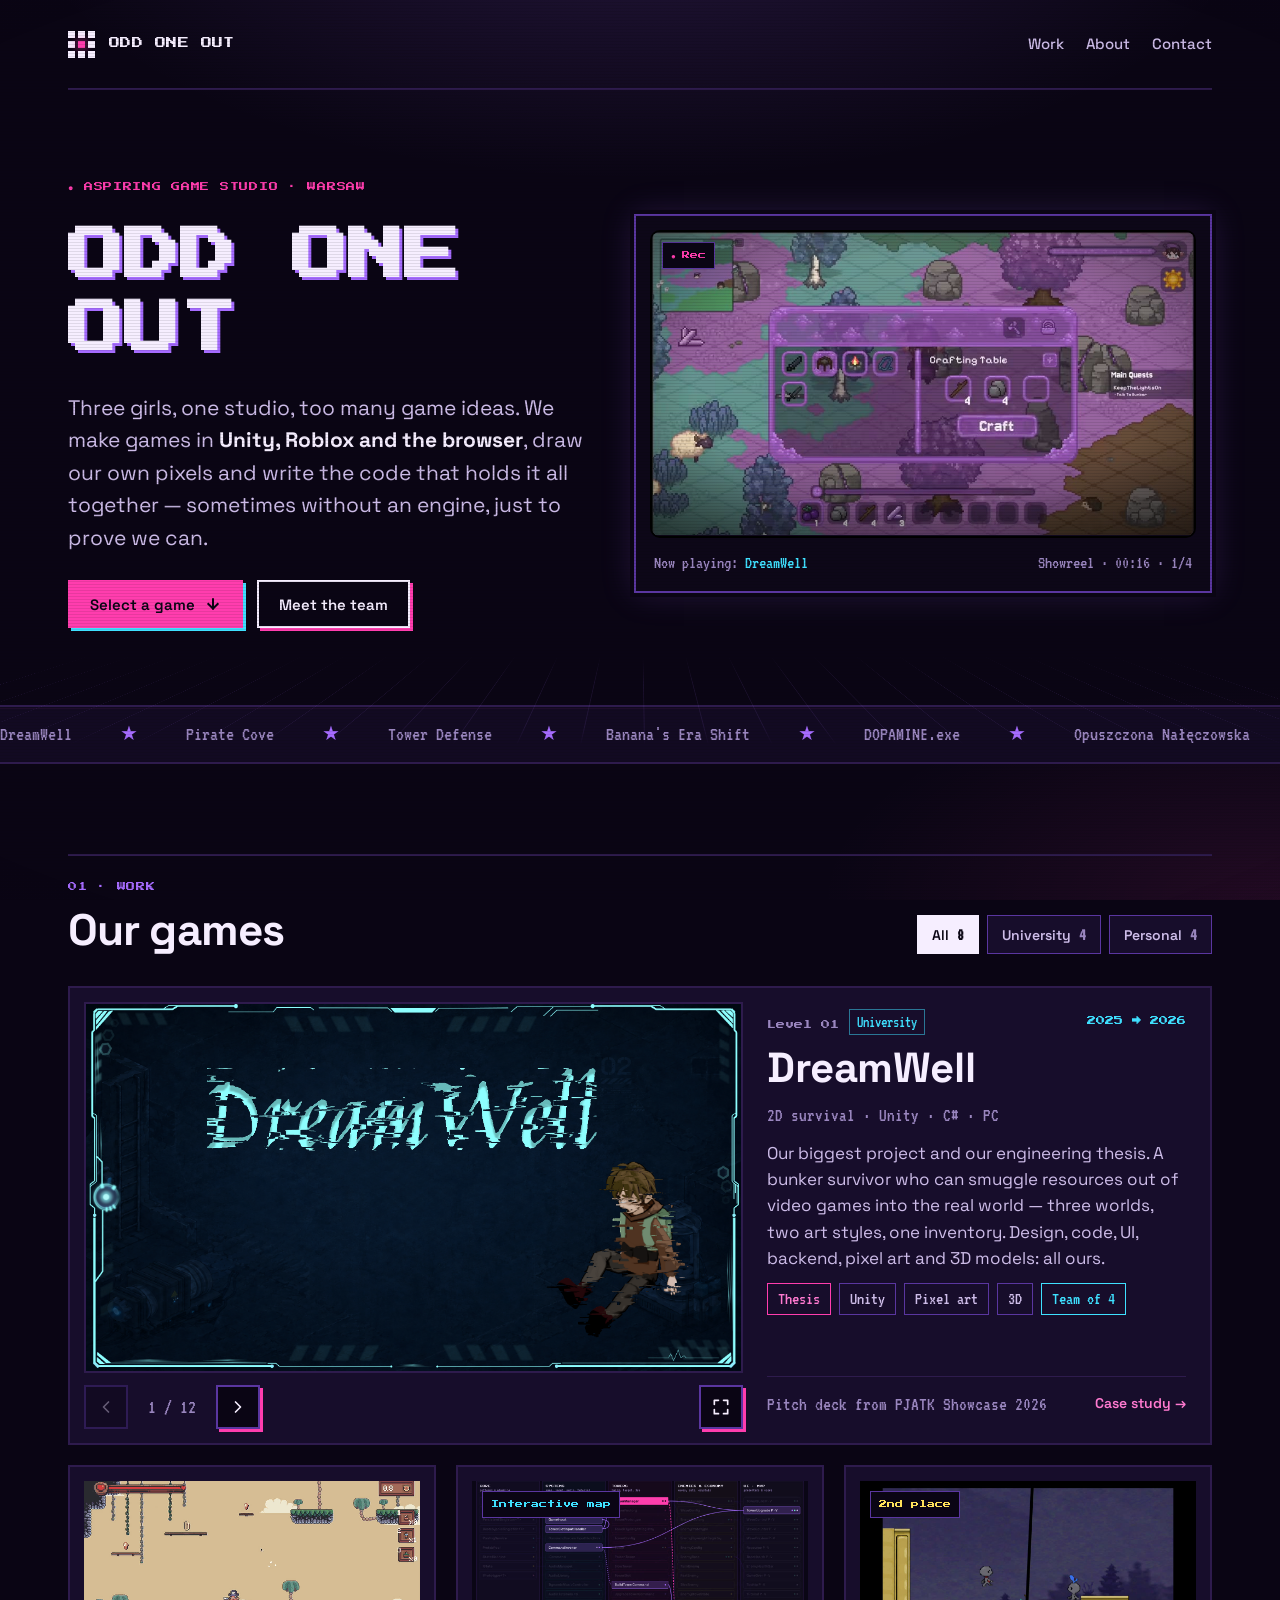
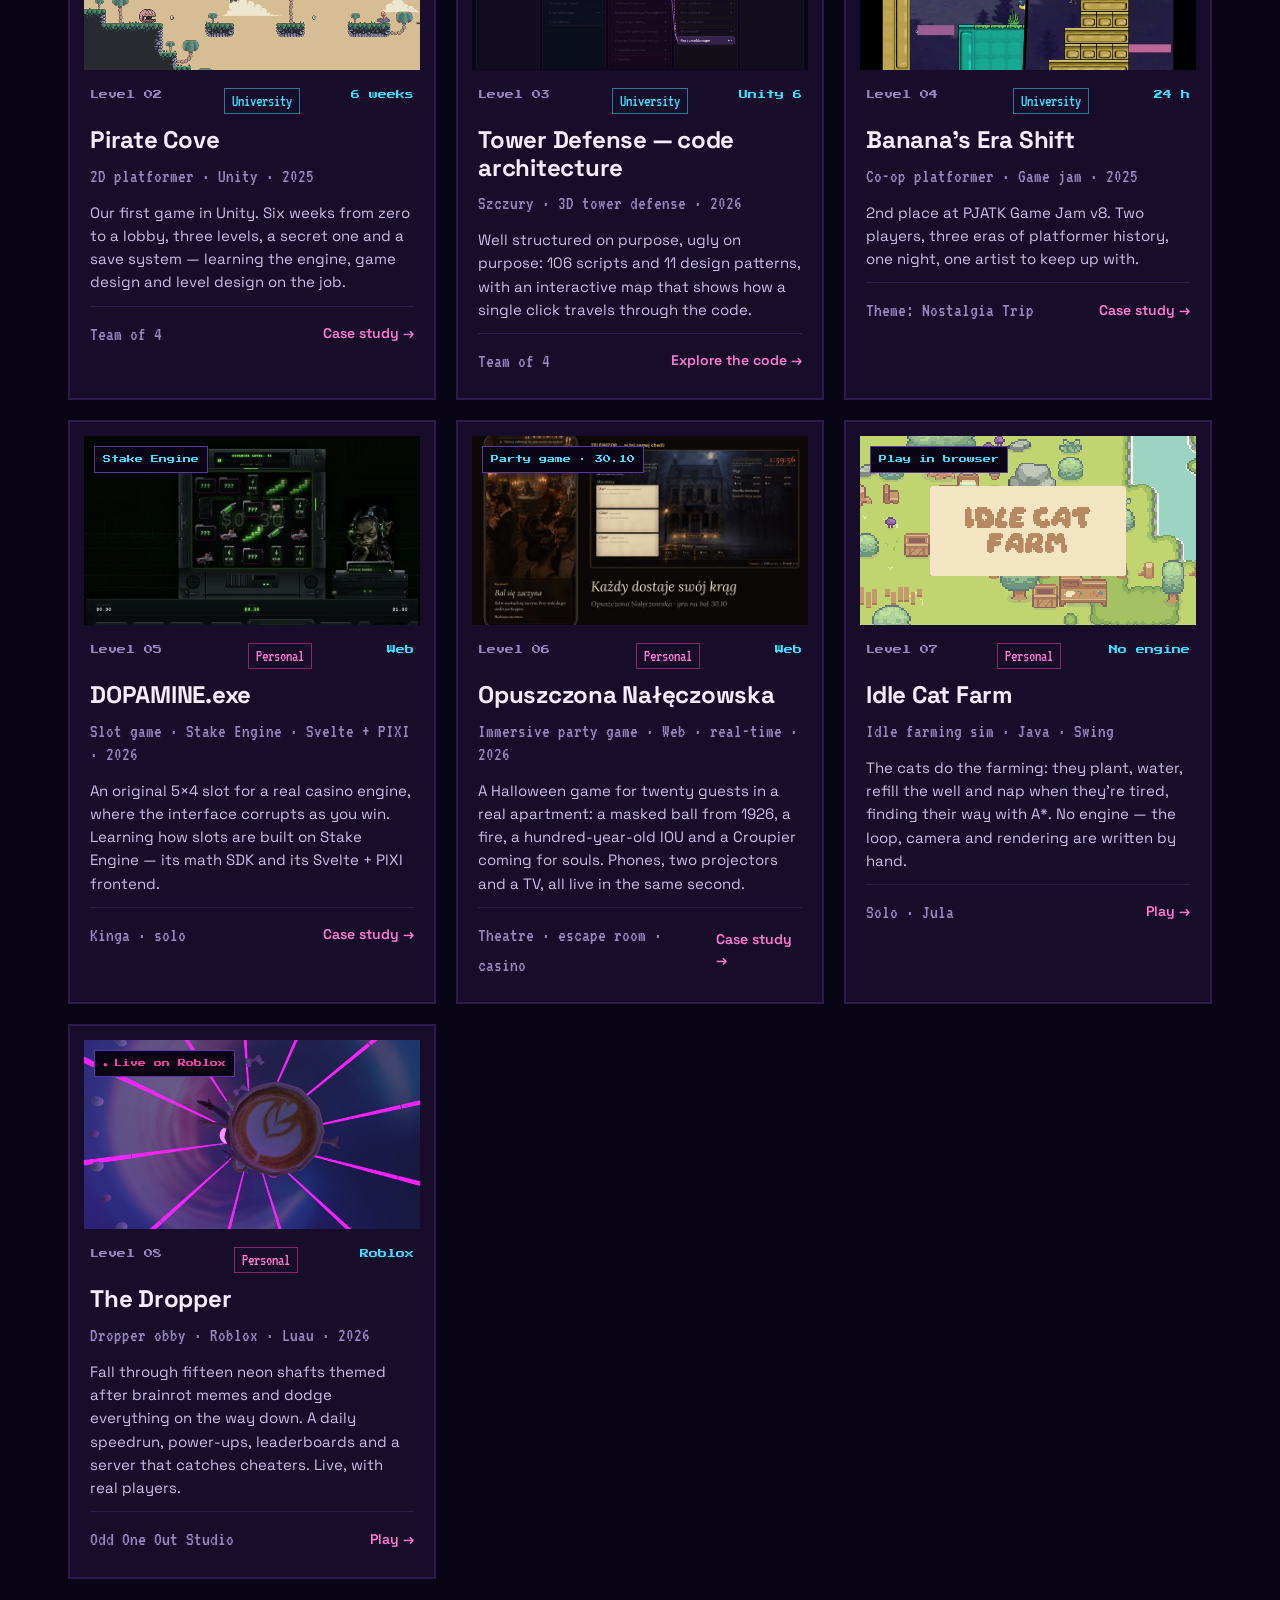
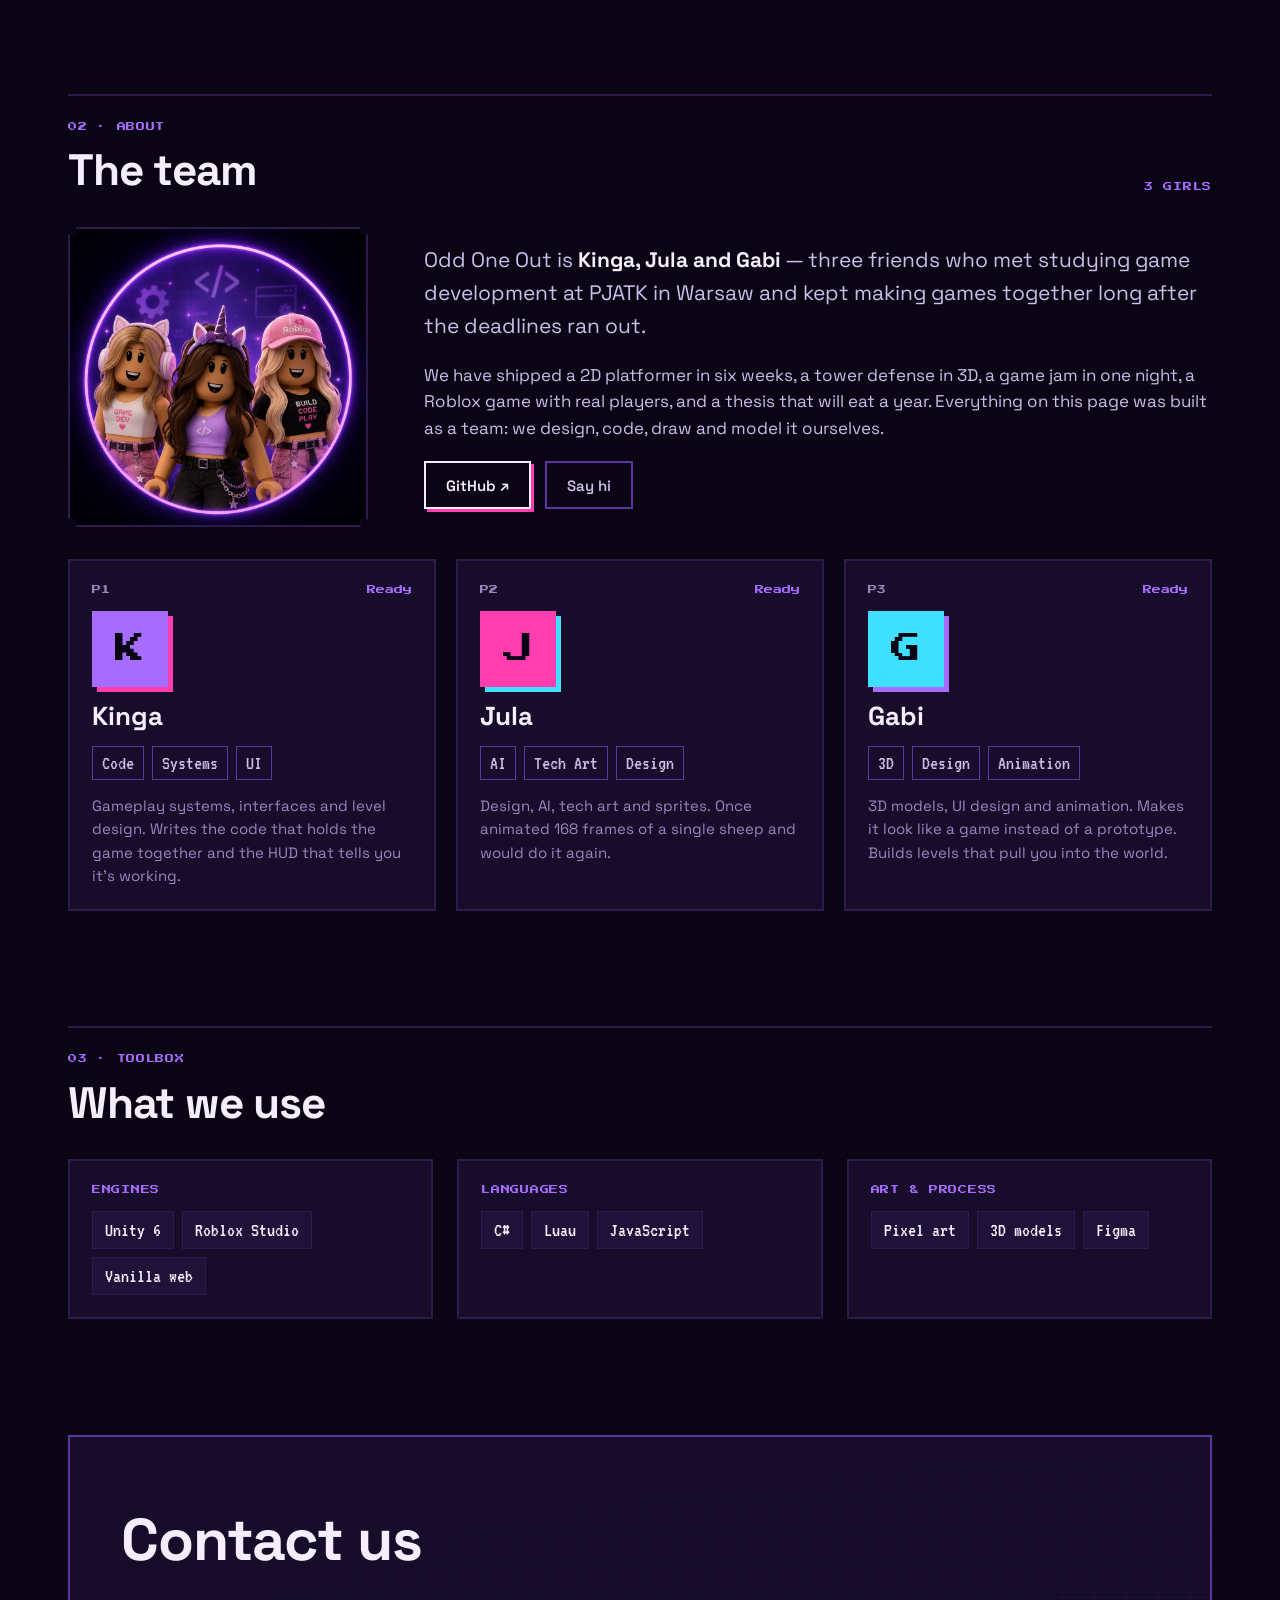
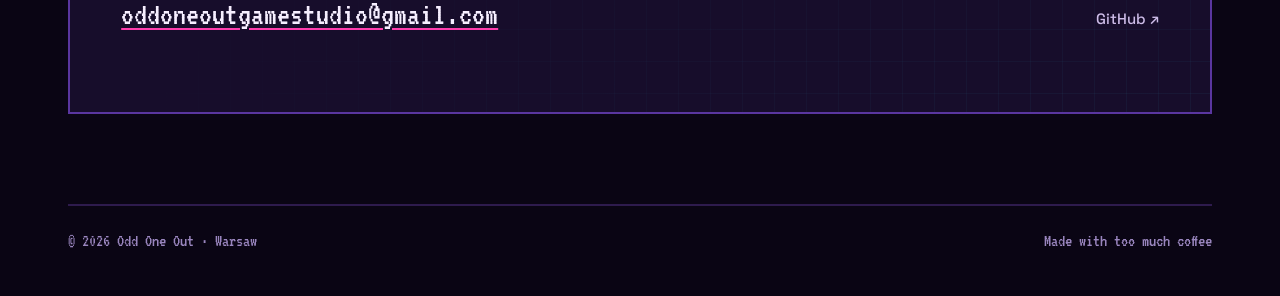
<file: index.html>
<!doctype html>
<html lang="en">
<head>
  <meta charset="utf-8">
  <meta name="viewport" content="width=device-width, initial-scale=1">
  <title>Odd One Out — Game Studio</title>
  <meta name="description" content="Odd One Out is a three-person game studio from Warsaw. DreamWell, Pirate Cove, Szczury, Banana's Era Shift and more — Unity, Roblox and browser games, all built as a team.">
  <meta name="theme-color" content="#0a0514">
  <link rel="icon" href="assets/img/favicon.svg" type="image/svg+xml">
  <link rel="preconnect" href="https://fonts.googleapis.com">
  <link rel="preconnect" href="https://fonts.gstatic.com" crossorigin>
  <link href="https://fonts.googleapis.com/css2?family=Press+Start+2P&family=Space+Grotesk:wght@400;500;700&family=VT323&display=swap" rel="stylesheet">
  <link rel="stylesheet" href="assets/css/style.css?v=30">
</head>
<body>
<a class="skip-link" href="#main">Skip to content</a>

<div class="wrap">
  <header class="site-header">
    <a class="logo" href="index.html" aria-label="Odd One Out — home">
      <span class="logo__mark" aria-hidden="true"><span></span><span></span><span></span><span></span><span></span><span></span><span></span><span></span><span></span></span>
      <span class="logo__word">ODD ONE OUT</span>
    </a>
    <nav class="nav" aria-label="Main">
      <a href="#work">Work</a>
      <a href="#about">About</a>
      <a href="#contact">Contact</a>
    </nav>
  </header>

  <main id="main">
    <section class="hero">
      <div class="hero__grid" aria-hidden="true"></div>
      <div class="hero__text">
        <p class="kicker kicker--pink">● Aspiring game studio · Warsaw</p>
        <h1 class="h-display"><span class="glitch" data-text="ODD ONE">ODD ONE</span><br><span class="glitch" data-text="OUT">OUT</span></h1>
        <p class="lead">Three girls, one studio, too many game ideas. We make games in <strong>Unity, Roblox and the browser</strong>, draw our own pixels and write the code that holds it all together — sometimes without an engine, just to prove we can.</p>
        <div class="btn-row">
          <a class="btn btn--primary" href="#work">Select a game
            <svg width="16" height="16" viewBox="0 0 24 24" fill="none" stroke="currentColor" stroke-width="3" stroke-linecap="square" aria-hidden="true"><path d="M12 5v14M5 12l7 7 7-7"/></svg>
          </a>
          <a class="btn" href="#about">Meet the team</a>
        </div>
      </div>
      <div class="hero__media">
        <div class="crt">
          <div class="media media--16x9">
            <span class="media__badge media__badge--rec">Rec</span>
            <video class="clip" id="hero-video" src="assets/video/dreamwell-reel-loop.mp4" poster="assets/img/dreamwell-reel-poster.jpg"
                   autoplay muted playsinline preload="metadata" aria-label="Gameplay clips from our games"></video>
          </div>
          <div class="crt__label"><span>Now playing: <b data-np-title>DreamWell</b></span><span data-np-meta>Showreel · 00:16 · 1/4</span></div>
          <script type="application/json" id="hero-playlist">[
            {"src": "assets/video/dreamwell-reel-loop.mp4", "poster": "assets/img/dreamwell-reel-poster.jpg", "title": "DreamWell", "meta": "Showreel · 00:16"},
            {"src": "assets/video/pirate-loop.mp4", "poster": "assets/img/pirate-6.jpg", "title": "Pirate Cove", "meta": "Gameplay · 00:16"},
            {"src": "assets/video/bananas-loop.mp4", "poster": "assets/img/bananas-85.jpg", "title": "Banana's Era Shift", "meta": "Three eras · 00:12"},
            {"src": "assets/video/dopamine-loop.mp4", "poster": "assets/img/dopamine-6.jpg", "title": "DOPAMINE.exe", "meta": "Storybook · 00:16"}
          ]</script>
        </div>
      </div>
    </section>
  </main>
</div>

<div class="ticker" aria-hidden="true">
  <div class="ticker__track">
    <span class="ticker__item"><span>DreamWell</span><i>★</i><span>Pirate Cove</span><i>★</i><span>Tower Defense</span><i>★</i><span>Banana's Era Shift</span><i>★</i><span>DOPAMINE.exe</span><i>★</i><span>Opuszczona Nałęczowska</span><i>★</i><span>Idle Cat Farm</span><i>★</i><span>The Dropper</span><i>★</i><span>Insert coin</span><i>★</i></span>
    <span class="ticker__item"><span>DreamWell</span><i>★</i><span>Pirate Cove</span><i>★</i><span>Tower Defense</span><i>★</i><span>Banana's Era Shift</span><i>★</i><span>DOPAMINE.exe</span><i>★</i><span>Opuszczona Nałęczowska</span><i>★</i><span>Idle Cat Farm</span><i>★</i><span>The Dropper</span><i>★</i><span>Insert coin</span><i>★</i></span>
  </div>
</div>

<div class="wrap">
  <main>
    <section id="work" class="section" style="padding-top: clamp(56px, 7vw, 96px)" aria-labelledby="work-title">
      <div class="section-head rv">
        <div class="section-head__titles">
          <span class="kicker">01 · Work</span>
          <h2 id="work-title" class="h-section">Our games</h2>
        </div>
        <div class="filter" role="group" aria-label="Filter projects">
          <button type="button" class="filter__btn is-active" data-filter="all" aria-pressed="true">All <span>8</span></button>
          <button type="button" class="filter__btn" data-filter="uni" aria-pressed="false">University <span>4</span></button>
          <button type="button" class="filter__btn" data-filter="personal" aria-pressed="false">Personal <span>4</span></button>
        </div>
      </div>

      <div class="lvls">
        <article class="lvl lvl--big rv" data-kind="uni">
          <div class="lvl__deck">
            <div class="deck" data-deck="assets/decks/bunker/deck.json" data-autoplay="4500" aria-label="DreamWell pitch deck"></div>
          </div>
          <a class="lvl__body lvl__body--link" href="projects/dreamwell.html">
            <div class="lvl__head">
              <span class="lvl__num">Level 01<span class="lvl__kind lvl__kind--uni">University</span></span>
              <span class="lvl__num" style="color: var(--blue)">2025 → 2026</span>
            </div>
            <h3 class="lvl__title glitch" data-text="DreamWell">DreamWell</h3>
            <p class="lvl__meta">2D survival · Unity · C# · PC</p>
            <p class="lvl__desc">Our biggest project and our engineering thesis. A bunker survivor who can smuggle resources out of video games into the real world — three worlds, two art styles, one inventory. Design, code, UI, backend, pixel art and 3D models: all ours.</p>
            <div class="tags">
              <span class="tag tag--pink">Thesis</span><span class="tag">Unity</span><span class="tag">Pixel art</span><span class="tag">3D</span><span class="tag tag--blue">Team of 4</span>
            </div>
            <div class="lvl__foot"><span class="mono muted">Pitch deck from PJATK Showcase 2026</span><span class="lvl__cta">Case study →</span></div>
          </a>
        </article>

        <a class="lvl rv rv-d1" href="projects/pirate-cove.html" data-kind="uni">
          <div class="media media--16x9 media--flat media--pixelated">
            <video class="clip" src="assets/video/pirate-loop.mp4" poster="assets/img/pirate-6.jpg"
                   autoplay muted loop playsinline preload="metadata" aria-hidden="true"></video>
          </div>
          <div class="lvl__body">
            <div class="lvl__head"><span class="lvl__num">Level 02</span><span class="lvl__kind lvl__kind--uni">University</span><span class="lvl__num" style="color: var(--blue)">6 weeks</span></div>
            <h3 class="lvl__title glitch" data-text="Pirate Cove">Pirate Cove</h3>
            <p class="lvl__meta">2D platformer · Unity · 2025</p>
            <p class="lvl__desc">Our first game in Unity. Six weeks from zero to a lobby, three levels, a secret one and a save system — learning the engine, game design and level design on the job.</p>
            <div class="lvl__foot"><span class="mono muted">Team of 4</span><span class="lvl__cta">Case study →</span></div>
          </div>
        </a>

        <a class="lvl rv rv-d2" href="projects/szczury.html" data-kind="uni">
          <div class="media media--16x9 media--flat">
            <span class="media__badge">Interactive map</span>
            <video class="clip" src="assets/video/szczury-arch-loop.mp4" poster="assets/img/szczury-arch.jpg"
                   autoplay muted loop playsinline preload="metadata" aria-hidden="true"></video>
          </div>
          <div class="lvl__body">
            <div class="lvl__head"><span class="lvl__num">Level 03</span><span class="lvl__kind lvl__kind--uni">University</span><span class="lvl__num" style="color: var(--blue)">Unity 6</span></div>
            <h3 class="lvl__title glitch" data-text="Tower Defense — code architecture">Tower Defense — code architecture</h3>
            <p class="lvl__meta">Szczury · 3D tower defense · 2026</p>
            <p class="lvl__desc">Well structured on purpose, ugly on purpose: 106 scripts and 11 design patterns, with an interactive map that shows how a single click travels through the code.</p>
            <div class="lvl__foot"><span class="mono muted">Team of 4</span><span class="lvl__cta">Explore the code →</span></div>
          </div>
        </a>

        <a class="lvl rv rv-d3" href="projects/bananas-era-shift.html" data-kind="uni">
          <div class="media media--16x9 media--flat">
            <span class="media__badge" style="color: var(--yellow)">2nd place</span>
            <video class="clip" src="assets/video/bananas-loop.mp4" poster="assets/img/bananas-85.jpg"
                   autoplay muted loop playsinline preload="metadata" aria-hidden="true"></video>
          </div>
          <div class="lvl__body">
            <div class="lvl__head"><span class="lvl__num">Level 04</span><span class="lvl__kind lvl__kind--uni">University</span><span class="lvl__num" style="color: var(--blue)">24 h</span></div>
            <h3 class="lvl__title glitch" data-text="Banana's Era Shift">Banana's Era Shift</h3>
            <p class="lvl__meta">Co-op platformer · Game jam · 2025</p>
            <p class="lvl__desc">2nd place at PJATK Game Jam v8. Two players, three eras of platformer history, one night, one artist to keep up with.</p>
            <div class="lvl__foot"><span class="mono muted">Theme: Nostalgia Trip</span><span class="lvl__cta">Case study →</span></div>
          </div>
        </a>

        <a class="lvl rv rv-d1" href="projects/dopamine.html" data-kind="personal">
          <div class="media media--16x9 media--flat">
            <span class="media__badge">Stake Engine</span>
            <video class="clip" src="assets/video/dopamine-loop.mp4" poster="assets/img/dopamine-6.jpg"
                   autoplay muted loop playsinline preload="metadata" aria-hidden="true"></video>
          </div>
          <div class="lvl__body">
            <div class="lvl__head"><span class="lvl__num">Level 05</span><span class="lvl__kind lvl__kind--personal">Personal</span><span class="lvl__num" style="color: var(--blue)">Web</span></div>
            <h3 class="lvl__title glitch" data-text="DOPAMINE.exe">DOPAMINE.exe</h3>
            <p class="lvl__meta">Slot game · Stake Engine · Svelte + PIXI · 2026</p>
            <p class="lvl__desc">An original 5×4 slot for a real casino engine, where the interface corrupts as you win. Learning how slots are built on Stake Engine — its math SDK and its Svelte + PIXI frontend.</p>
            <div class="lvl__foot"><span class="mono muted">Kinga · solo</span><span class="lvl__cta">Case study →</span></div>
          </div>
        </a>

        <a class="lvl rv rv-d2" href="projects/naleczowska.html" data-kind="personal">
          <div class="media media--16x9 media--flat">
            <span class="media__badge">Party game · 30.10</span>
            <video class="clip" src="assets/video/naleczowska-loop.mp4" poster="assets/img/naleczowska.jpg"
                   autoplay muted loop playsinline preload="metadata" aria-hidden="true"></video>
          </div>
          <div class="lvl__body">
            <div class="lvl__head"><span class="lvl__num">Level 06</span><span class="lvl__kind lvl__kind--personal">Personal</span><span class="lvl__num" style="color: var(--blue)">Web</span></div>
            <h3 class="lvl__title glitch" data-text="Opuszczona Nałęczowska">Opuszczona Nałęczowska</h3>
            <p class="lvl__meta">Immersive party game · Web · real-time · 2026</p>
            <p class="lvl__desc">A Halloween game for twenty guests in a real apartment: a masked ball from 1926, a fire, a hundred-year-old IOU and a Croupier coming for souls. Phones, two projectors and a TV, all live in the same second.</p>
            <div class="lvl__foot"><span class="mono muted">Theatre · escape room · casino</span><span class="lvl__cta">Case study →</span></div>
          </div>
        </a>

        <a class="lvl rv rv-d3" href="projects/cats.html" data-kind="personal">
          <div class="media media--16x9 media--flat media--pixelated">
            <span class="media__badge">Play in browser</span>
            <img src="assets/img/idle-cat-farm-cover.png" alt="" loading="lazy">
          </div>
          <div class="lvl__body">
            <div class="lvl__head"><span class="lvl__num">Level 07</span><span class="lvl__kind lvl__kind--personal">Personal</span><span class="lvl__num" style="color: var(--blue)">No engine</span></div>
            <h3 class="lvl__title glitch" data-text="Idle Cat Farm">Idle Cat Farm</h3>
            <p class="lvl__meta">Idle farming sim · Java · Swing</p>
            <p class="lvl__desc">The cats do the farming: they plant, water, refill the well and nap when they're tired, finding their way with A*. No engine — the loop, camera and rendering are written by hand.</p>
            <div class="lvl__foot"><span class="mono muted">Solo · Jula</span><span class="lvl__cta">Play →</span></div>
          </div>
        </a>

        <a class="lvl rv rv-d1" href="projects/the-dropper.html" data-kind="personal">
          <div class="media media--16x9 media--flat">
            <span class="media__badge media__badge--rec">Live on Roblox</span>
            <video class="clip" src="assets/video/dropper-loop.mp4" poster="assets/img/dropper-ballerina.jpg"
                   autoplay muted loop playsinline preload="metadata" aria-hidden="true"></video>
          </div>
          <div class="lvl__body">
            <div class="lvl__head"><span class="lvl__num">Level 08</span><span class="lvl__kind lvl__kind--personal">Personal</span><span class="lvl__num" style="color: var(--blue)">Roblox</span></div>
            <h3 class="lvl__title glitch" data-text="The Dropper">The Dropper</h3>
            <p class="lvl__meta">Dropper obby · Roblox · Luau · 2026</p>
            <p class="lvl__desc">Fall through fifteen neon shafts themed after brainrot memes and dodge everything on the way down. A daily speedrun, power-ups, leaderboards and a server that catches cheaters. Live, with real players.</p>
            <div class="lvl__foot"><span class="mono muted">Odd One Out Studio</span><span class="lvl__cta">Play →</span></div>
          </div>
        </a>
      </div>
    </section>

        <section id="about" class="section" aria-labelledby="about-title">
      <div class="section-head rv">
        <div class="section-head__titles">
          <span class="kicker">02 · About</span>
          <h2 id="about-title" class="h-section">The team</h2>
        </div>
        <span class="kicker">3 girls</span>
      </div>

      <div class="about">
        <div class="about__media rv">
          <div class="media media--1x1 px">
            <img src="assets/img/team-avatar.jpg" alt="Three Roblox-style avatars of the Odd One Out team in pink and purple" loading="lazy">
          </div>
        </div>
        <div class="about__text rv rv-d1">
          <p class="lead">Odd One Out is <strong>Kinga, Jula and Gabi</strong> — three friends who met studying game development at PJATK in Warsaw and kept making games together long after the deadlines ran out.</p>
          <p class="soft">We have shipped a 2D platformer in six weeks, a tower defense in 3D, a game jam in one night, a Roblox game with real players, and a thesis that will eat a year. Everything on this page was built as a team: we design, code, draw and model it ourselves.</p>
          <div class="btn-row">
            <a class="btn" href="https://github.com/OddOneOutGameStudio">GitHub ↗</a>
            <a class="btn btn--ghost" href="#contact">Say hi</a>
          </div>
        </div>
      </div>

      <div class="players">
        <article class="player rv">
          <div class="player__slot"><span>P1</span><i>Ready</i></div>
          <div class="player__glyph" aria-hidden="true">K</div>
          <h3 class="player__name">Kinga</h3>
          <div class="player__words"><span>Code</span><span>Systems</span><span>UI</span></div>
          <p class="player__bio">Gameplay systems, interfaces and level design. Writes the code that holds the game together and the HUD that tells you it's working.</p>
        </article>
        <article class="player rv rv-d1">
          <div class="player__slot"><span>P2</span><i>Ready</i></div>
          <div class="player__glyph" aria-hidden="true">J</div>
          <h3 class="player__name">Jula</h3>
          <div class="player__words"><span>AI</span><span>Tech Art</span><span>Design</span></div>
          <p class="player__bio">Design, AI, tech art and sprites. Once animated 168 frames of a single sheep and would do it again.</p>
        </article>
        <article class="player rv rv-d2">
          <div class="player__slot"><span>P3</span><i>Ready</i></div>
          <div class="player__glyph" aria-hidden="true">G</div>
          <h3 class="player__name">Gabi</h3>
          <div class="player__words"><span>3D</span><span>Design</span><span>Animation</span></div>
          <p class="player__bio">3D models, UI design and animation. Makes it look like a game instead of a prototype. Builds levels that pull you into the world.</p>
        </article>
      </div>
    </section>

    <section class="section" aria-labelledby="toolbox-title">
      <div class="section-head rv">
        <div class="section-head__titles">
          <span class="kicker">03 · Toolbox</span>
          <h2 id="toolbox-title" class="h-section">What we use</h2>
        </div>
      </div>
      <div class="grid-auto">
        <div class="card rv">
          <span class="kicker">Engines</span>
          <div class="tags"><span class="chip">Unity 6</span><span class="chip">Roblox Studio</span><span class="chip">Vanilla web</span></div>
        </div>
        <div class="card rv rv-d1">
          <span class="kicker">Languages</span>
          <div class="tags"><span class="chip">C#</span><span class="chip">Luau</span><span class="chip">JavaScript</span></div>
        </div>
        <div class="card rv rv-d2">
          <span class="kicker">Art &amp; process</span>
          <div class="tags"><span class="chip">Pixel art</span><span class="chip">3D models</span><span class="chip">Figma</span></div>
        </div>
      </div>
    </section>

    <section id="contact" class="contact rv" aria-labelledby="contact-title">
      <div class="contact__main">
        <h2 id="contact-title" class="contact__title">Contact us</h2>
        <a class="contact__email" href="mailto:oddoneoutgamestudio@gmail.com">oddoneoutgamestudio@gmail.com</a>
      </div>
      <nav class="social" aria-label="Social">
        <a href="https://github.com/OddOneOutGameStudio">GitHub ↗</a>
      </nav>
    </section>
  </main>

  <footer class="site-footer">
    <span>© <span data-year>2026</span> Odd One Out · Warsaw</span>
    <span>Made with too much coffee</span>
  </footer>
</div>

<script src="assets/js/main.js?v=30" defer></script>
<script src="assets/js/deck.js?v=30" defer></script>
</body>
</html>
</file>
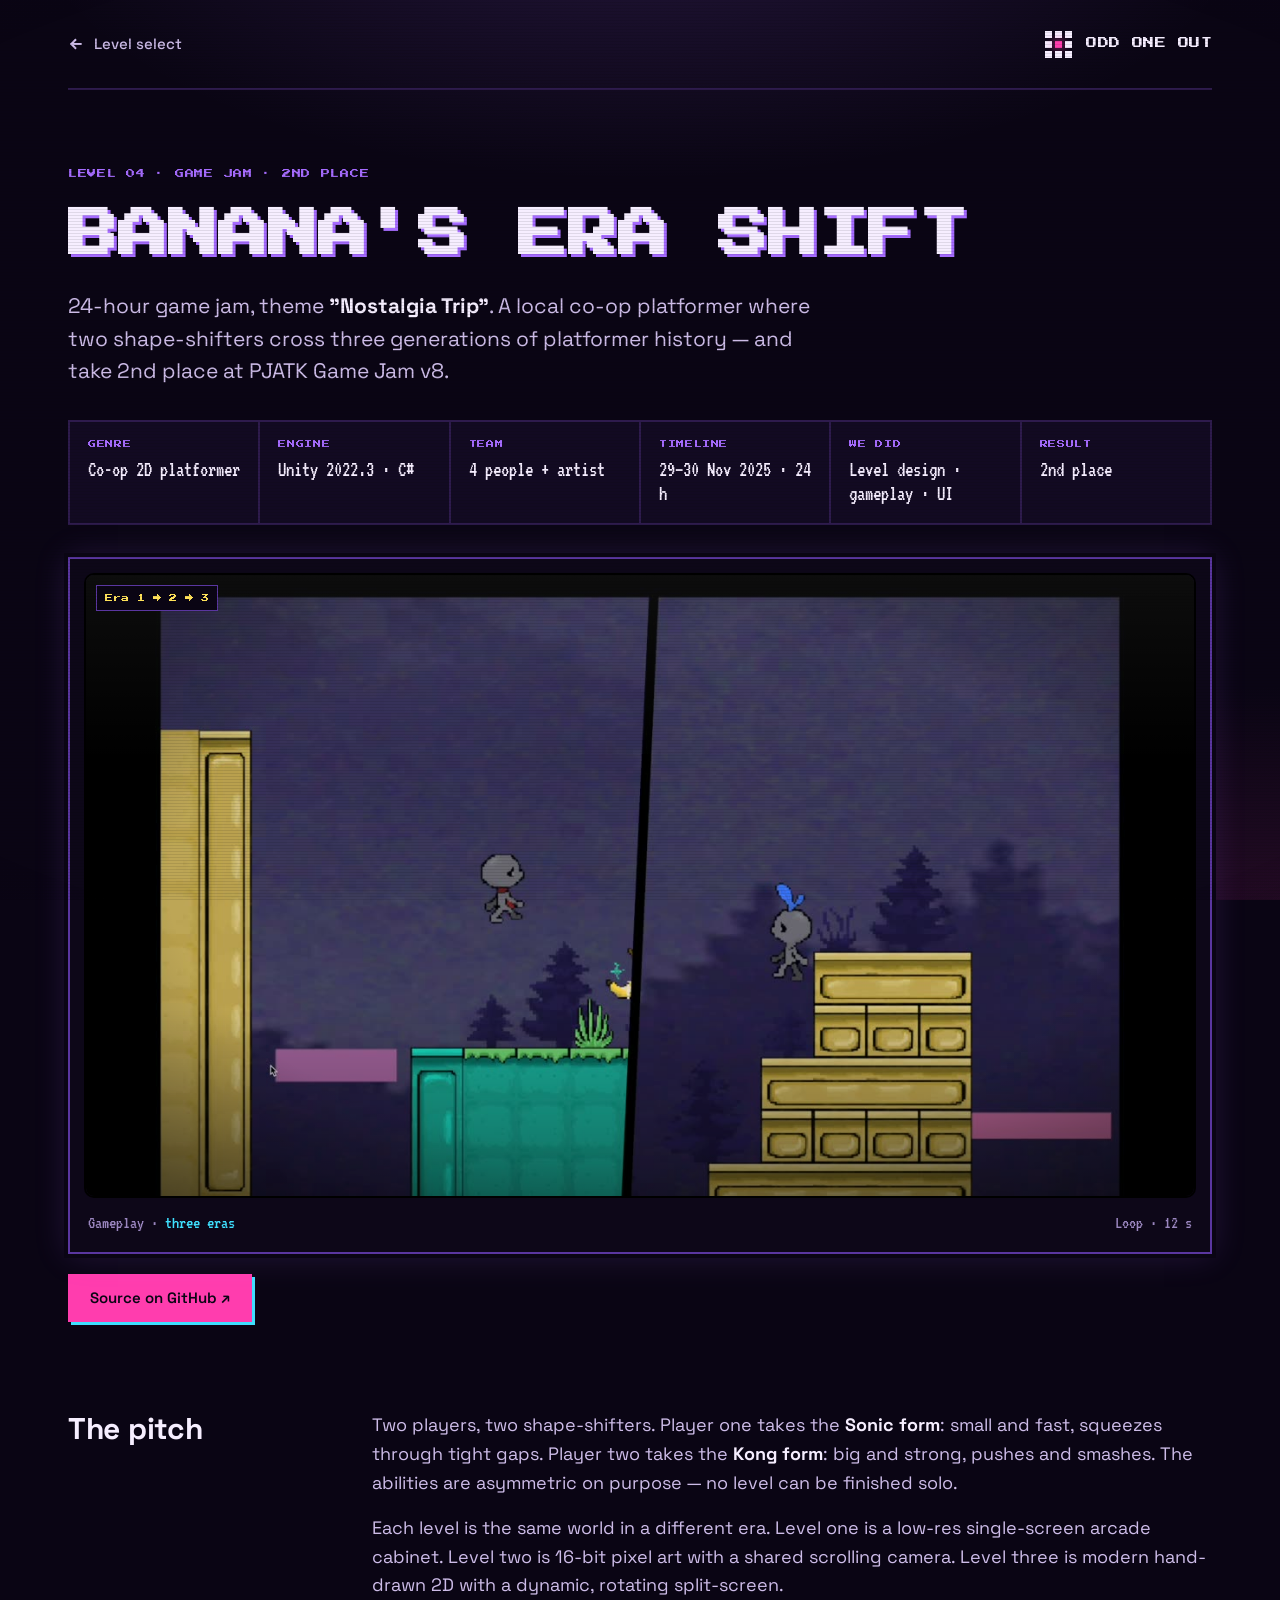
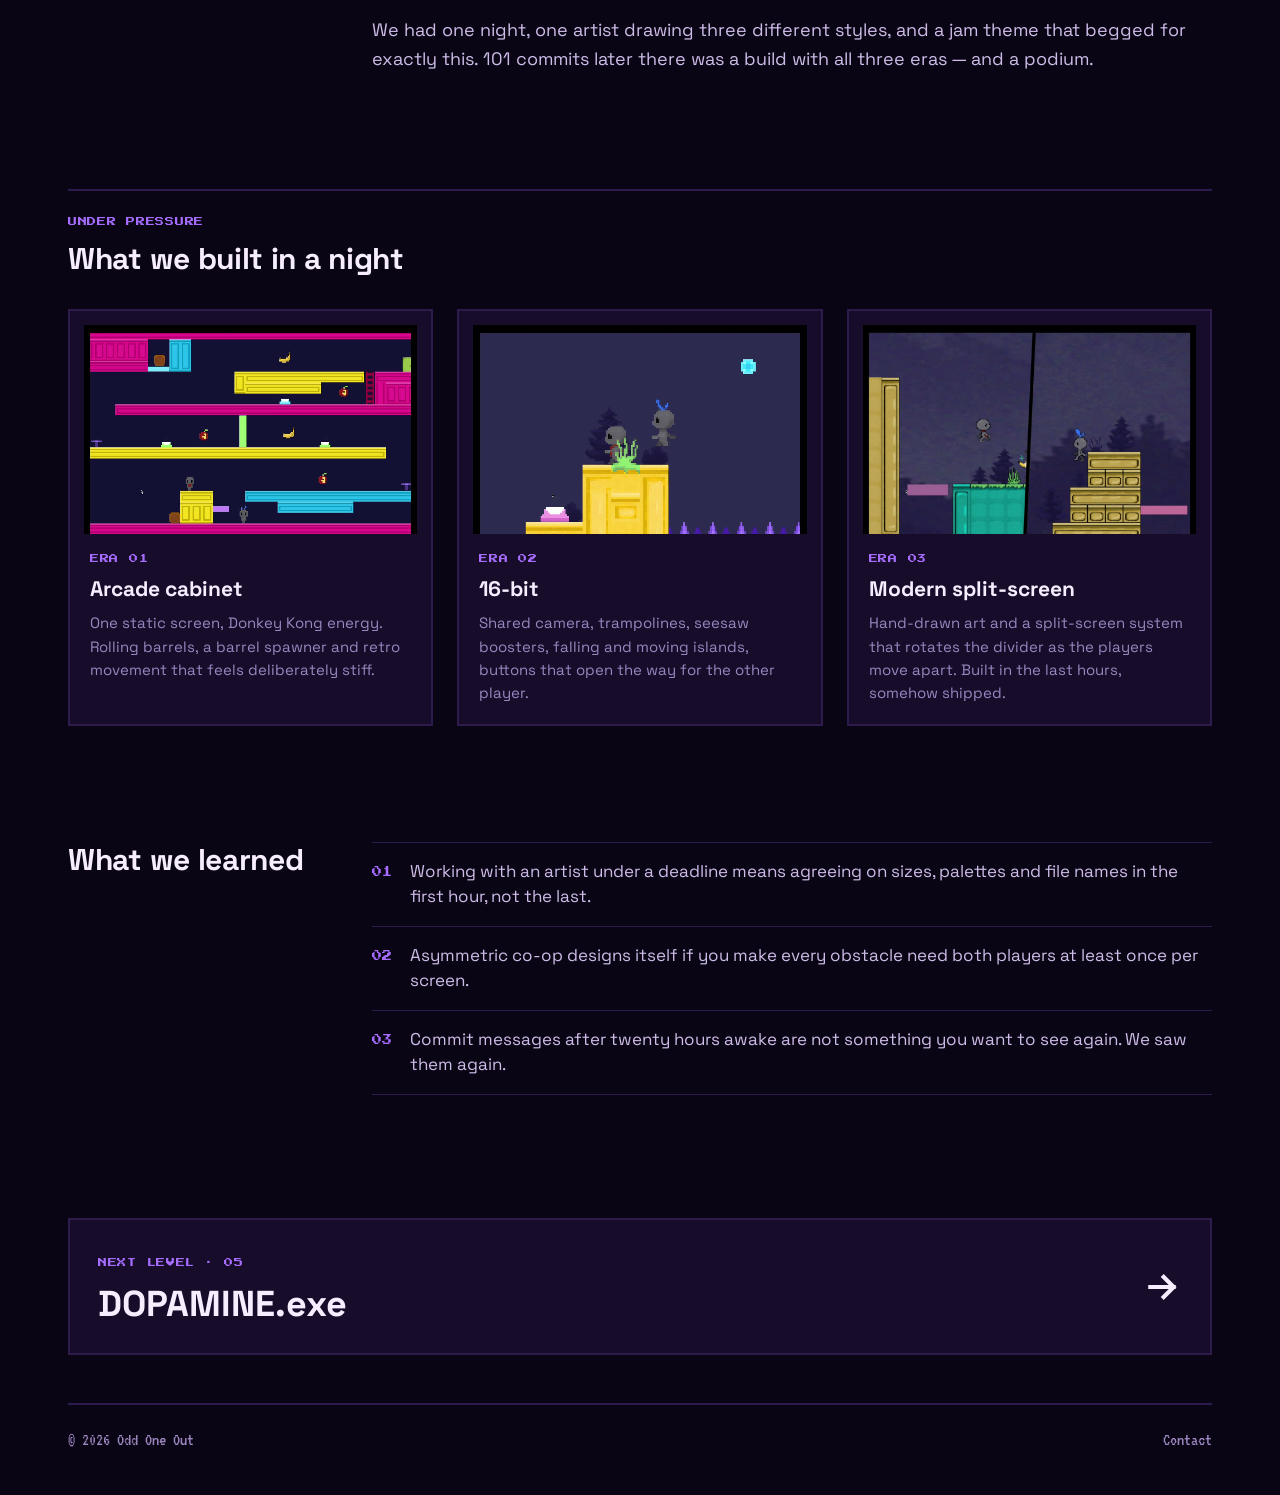
<file: projects/bananas-era-shift.html>
<!doctype html>
<html lang="en">
<head>
  <meta charset="utf-8">
  <meta name="viewport" content="width=device-width, initial-scale=1">
  <title>Banana's Era Shift — Odd One Out</title>
  <meta name="description" content="Banana's Era Shift: a local co-op platformer across three eras of platformer history, made in 24 hours. 2nd place at PJATK Game Jam v8 'Nostalgia Trip'.">
  <meta name="theme-color" content="#0a0514">
  <link rel="icon" href="../assets/img/favicon.svg" type="image/svg+xml">
  <link rel="preconnect" href="https://fonts.googleapis.com">
  <link rel="preconnect" href="https://fonts.gstatic.com" crossorigin>
  <link href="https://fonts.googleapis.com/css2?family=Press+Start+2P&family=Space+Grotesk:wght@400;500;700&family=VT323&display=swap" rel="stylesheet">
  <link rel="stylesheet" href="../assets/css/style.css?v=30">
</head>
<body>
<a class="skip-link" href="#main">Skip to content</a>

<div class="wrap">
  <header class="site-header">
    <a class="back" href="../index.html#work">
      <svg width="16" height="16" viewBox="0 0 24 24" fill="none" stroke="currentColor" stroke-width="3" stroke-linecap="square" aria-hidden="true"><path d="M19 12H5M11 18l-6-6 6-6"/></svg>
      Level select
    </a>
    <a class="logo" href="../index.html" aria-label="Odd One Out — home">
      <span class="logo__mark" aria-hidden="true"><span></span><span></span><span></span><span></span><span></span><span></span><span></span><span></span><span></span></span>
      <span class="logo__word">ODD ONE OUT</span>
    </a>
  </header>

  <main id="main">
    <section class="project-hero">
      <span class="kicker">Level 04 · Game jam · 2nd place</span>
      <h1><span class="glitch" data-text="Banana's Era Shift">Banana's Era Shift</span></h1>
      <p class="lead">24-hour game jam, theme <strong>"Nostalgia Trip"</strong>. A local co-op platformer where two shape-shifters cross three generations of platformer history — and take 2nd place at PJATK Game Jam v8.</p>
    </section>

    <dl class="hud">
      <div><dt>Genre</dt><dd>Co-op 2D platformer</dd></div>
      <div><dt>Engine</dt><dd>Unity 2022.3 · C#</dd></div>
      <div><dt>Team</dt><dd>4 people + artist</dd></div>
      <div><dt>Timeline</dt><dd>29–30 Nov 2025 · 24 h</dd></div>
      <div><dt>We did</dt><dd>Level design · gameplay · UI</dd></div>
      <div><dt>Result</dt><dd>2nd place</dd></div>
    </dl>

    <section class="trailer" aria-label="Gameplay">
      <div class="crt rv">
        <div class="media media--16x9">
          <span class="media__badge" style="color: var(--yellow)">Era 1 → 2 → 3</span>
          <video class="clip" src="../assets/video/bananas-loop.mp4" poster="../assets/img/bananas-85.jpg" autoplay muted loop playsinline preload="metadata" aria-label="Banana's Era Shift gameplay loop across three eras"></video>
        </div>
        <div class="crt__label"><span>Gameplay · <b>three eras</b></span><span>Loop · 12 s</span></div>
      </div>
      <div class="btn-row rv">
        <a class="btn btn--primary" href="https://github.com/JackKaKi/Nostalgia-Trip-Game-Jam-2025">Source on GitHub ↗</a>
      </div>
    </section>

    <section class="section split" aria-labelledby="pitch-title">
      <h2 id="pitch-title" class="h-sub rv">The pitch</h2>
      <div class="prose rv rv-d1">
        <p>Two players, two shape-shifters. Player one takes the <strong>Sonic form</strong>: small and fast, squeezes through tight gaps. Player two takes the <strong>Kong form</strong>: big and strong, pushes and smashes. The abilities are asymmetric on purpose — no level can be finished solo.</p>
        <p>Each level is the same world in a different era. Level one is a low-res single-screen arcade cabinet. Level two is 16-bit pixel art with a shared scrolling camera. Level three is modern hand-drawn 2D with a dynamic, rotating split-screen.</p>
        <p>We had one night, one artist drawing three different styles, and a jam theme that begged for exactly this. 101 commits later there was a build with all three eras — and a podium.</p>
      </div>
    </section>

    <section class="section" aria-labelledby="built-title">
      <div class="section-head rv">
        <div class="section-head__titles">
          <span class="kicker">Under pressure</span>
          <h2 id="built-title" class="h-sub">What we built in a night</h2>
        </div>
      </div>
      <div class="grid-auto">
        <article class="card system rv">
          <div class="media media--16x10 media--flat media--pixelated"><img src="../assets/img/bananas-12.jpg" alt="Era 1: a single-screen arcade level with neon platforms and rolling barrels" loading="lazy"></div>
          <div class="system__body"><span class="kicker">Era 01</span><h3>Arcade cabinet</h3><p>One static screen, Donkey Kong energy. Rolling barrels, a barrel spawner and retro movement that feels deliberately stiff.</p></div>
        </article>
        <article class="card system rv rv-d1">
          <div class="media media--16x10 media--flat media--pixelated"><img src="../assets/img/bananas-45.jpg" alt="Era 2: 16-bit pixel-art level with a shared scrolling camera" loading="lazy"></div>
          <div class="system__body"><span class="kicker">Era 02</span><h3>16-bit</h3><p>Shared camera, trampolines, seesaw boosters, falling and moving islands, buttons that open the way for the other player.</p></div>
        </article>
        <article class="card system rv rv-d2">
          <div class="media media--16x10 media--flat"><img src="../assets/img/bananas-85.jpg" alt="Era 3: hand-drawn level with a rotating diagonal split-screen" loading="lazy"></div>
          <div class="system__body"><span class="kicker">Era 03</span><h3>Modern split-screen</h3><p>Hand-drawn art and a split-screen system that rotates the divider as the players move apart. Built in the last hours, somehow shipped.</p></div>
        </article>
      </div>
    </section>

    <section class="section split" aria-labelledby="learned-title">
      <h2 id="learned-title" class="h-sub rv">What we learned</h2>
      <ol class="lessons rv rv-d1">
        <li>Working with an artist under a deadline means agreeing on sizes, palettes and file names in the first hour, not the last.</li>
        <li>Asymmetric co-op designs itself if you make every obstacle need both players at least once per screen.</li>
        <li>Commit messages after twenty hours awake are not something you want to see again. We saw them again.</li>
      </ol>
    </section>

    <a class="next rv" href="dopamine.html">
      <span><span class="kicker">Next level · 05</span><span class="next__title">DOPAMINE.exe</span></span>
      <svg width="40" height="40" viewBox="0 0 24 24" fill="none" stroke="currentColor" stroke-width="2.5" stroke-linecap="square" aria-hidden="true"><path d="M5 12h14M13 6l6 6-6 6"/></svg>
    </a>
  </main>

  <footer class="site-footer">
    <span>© <span data-year>2026</span> Odd One Out</span>
    <a href="../index.html#contact">Contact</a>
  </footer>
</div>

<script src="../assets/js/main.js?v=30" defer></script>
</body>
</html>
</file>
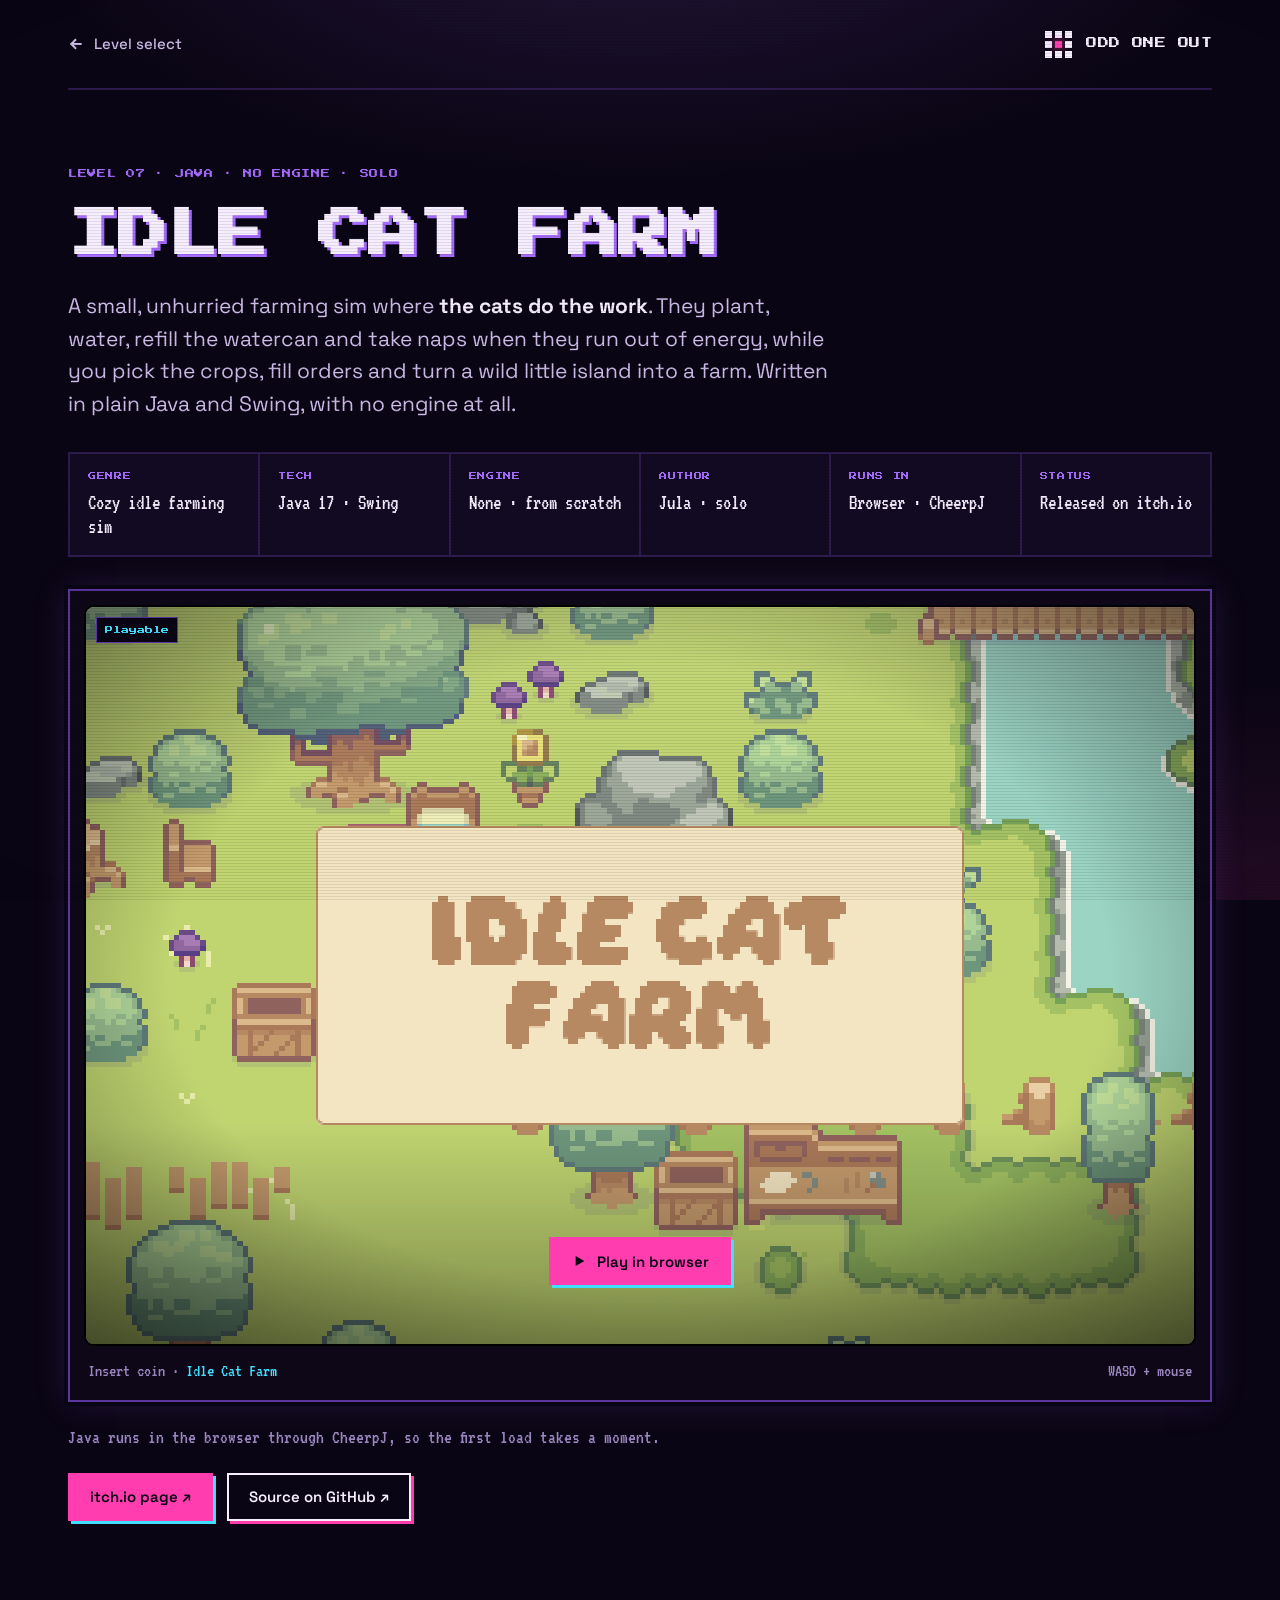
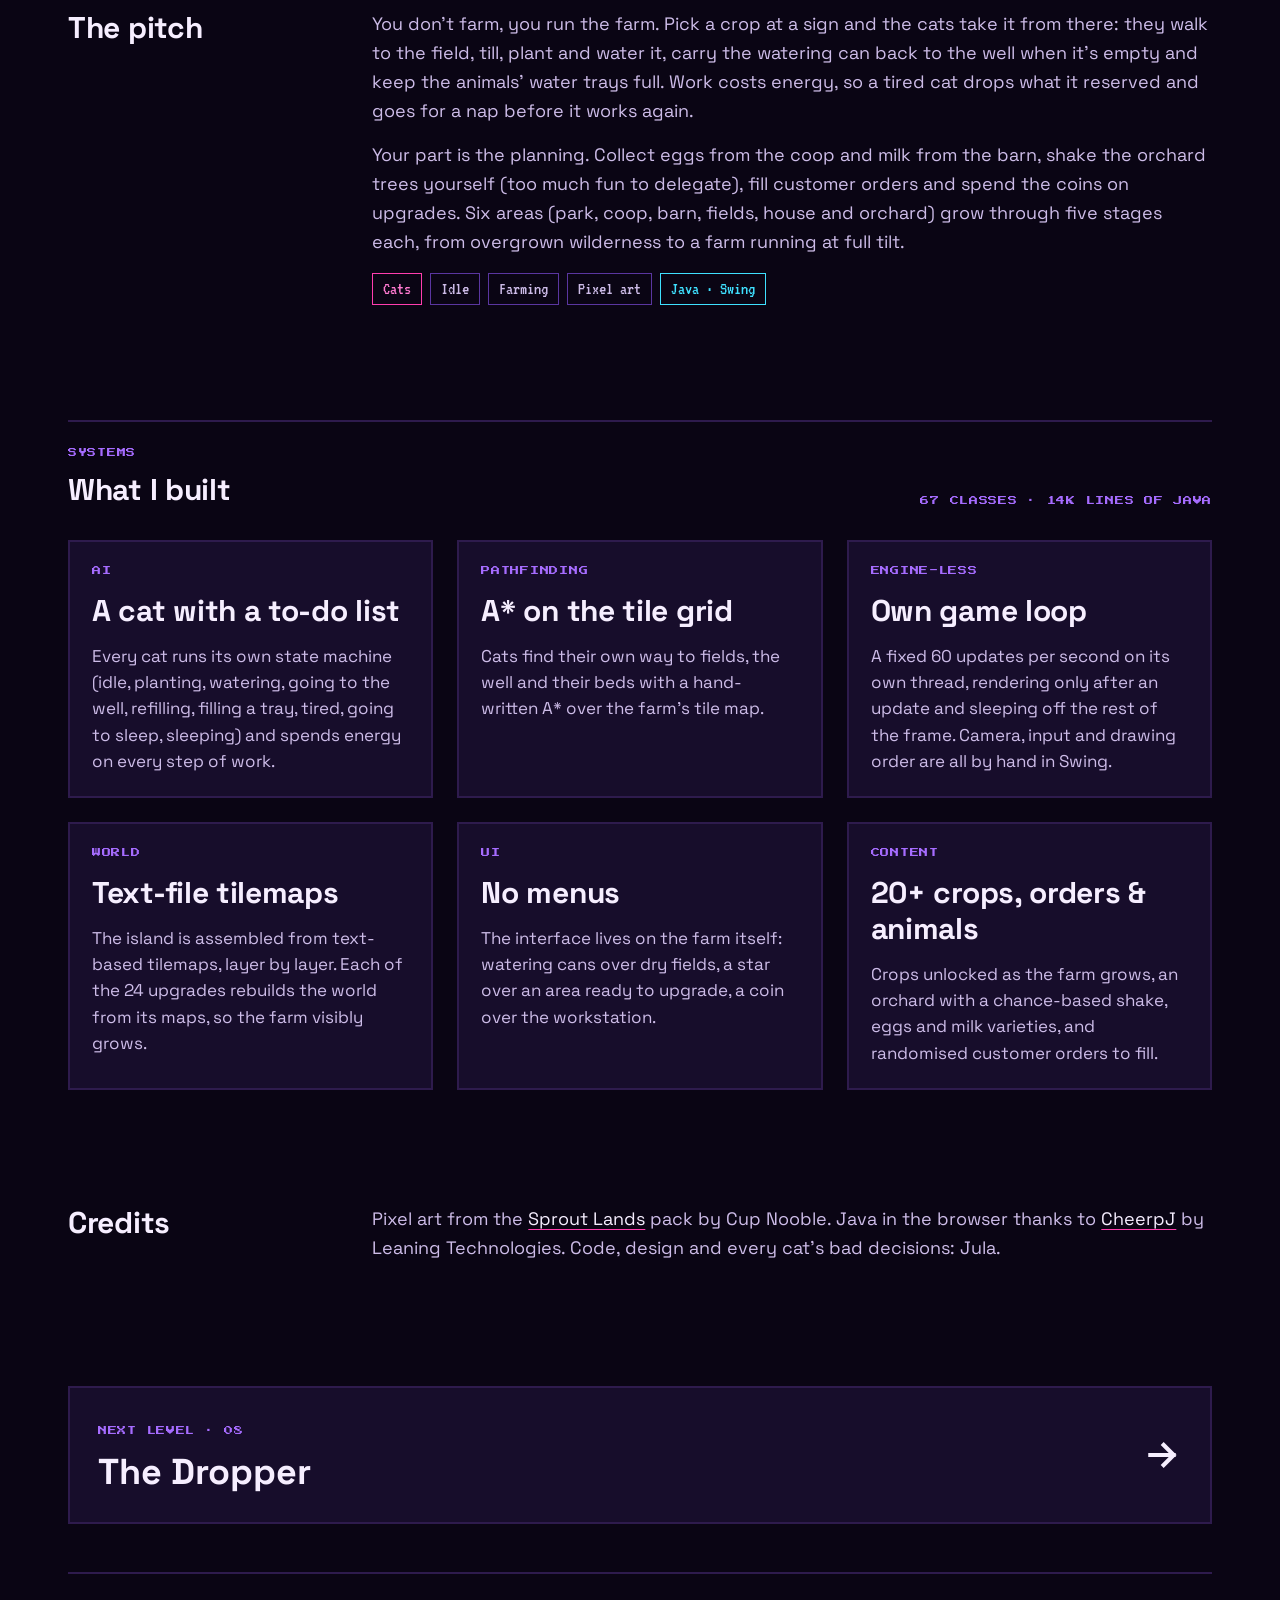
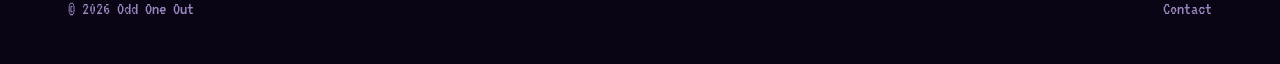
<file: projects/cats.html>
<!doctype html>
<html lang="en">
<head>
  <meta charset="utf-8">
  <meta name="viewport" content="width=device-width, initial-scale=1">
  <title>Idle Cat Farm — Odd One Out</title>
  <meta name="description" content="Idle Cat Farm: a cozy farming sim in plain Java and Swing, no engine. Autonomous cats with A* pathfinding work the farm while you plan, sell and upgrade. Playable in the browser.">
  <meta name="theme-color" content="#0a0514">
  <link rel="icon" href="../assets/img/favicon.svg" type="image/svg+xml">
  <link rel="preconnect" href="https://fonts.googleapis.com">
  <link rel="preconnect" href="https://fonts.gstatic.com" crossorigin>
  <link href="https://fonts.googleapis.com/css2?family=Press+Start+2P&family=Space+Grotesk:wght@400;500;700&family=VT323&display=swap" rel="stylesheet">
  <link rel="stylesheet" href="../assets/css/style.css?v=30">
</head>
<body>
<a class="skip-link" href="#main">Skip to content</a>

<div class="wrap">
  <header class="site-header">
    <a class="back" href="../index.html#work">
      <svg width="16" height="16" viewBox="0 0 24 24" fill="none" stroke="currentColor" stroke-width="3" stroke-linecap="square" aria-hidden="true"><path d="M19 12H5M11 18l-6-6 6-6"/></svg>
      Level select
    </a>
    <a class="logo" href="../index.html" aria-label="Odd One Out — home">
      <span class="logo__mark" aria-hidden="true"><span></span><span></span><span></span><span></span><span></span><span></span><span></span><span></span><span></span></span>
      <span class="logo__word">ODD ONE OUT</span>
    </a>
  </header>

  <main id="main">
    <section class="project-hero">
      <span class="kicker">Level 07 · Java · No engine · Solo</span>
      <h1><span class="glitch" data-text="Idle Cat Farm">Idle Cat Farm</span></h1>
      <p class="lead">A small, unhurried farming sim where <strong>the cats do the work</strong>. They plant, water, refill the watercan and take naps when they run out of energy, while you pick the crops, fill orders and turn a wild little island into a farm. Written in plain Java and Swing, with no engine at all.</p>
    </section>

    <dl class="hud">
      <div><dt>Genre</dt><dd>Cozy idle farming sim</dd></div>
      <div><dt>Tech</dt><dd>Java 17 · Swing</dd></div>
      <div><dt>Engine</dt><dd>None · from scratch</dd></div>
      <div><dt>Author</dt><dd>Jula · solo</dd></div>
      <div><dt>Runs in</dt><dd>Browser · CheerpJ</dd></div>
      <div><dt>Status</dt><dd>Released on itch.io</dd></div>
    </dl>

    <section class="trailer" aria-label="Play Idle Cat Farm">
      <div class="crt rv">
        <div class="media media--3x2 media--pixelated">
          <span class="media__badge">Playable</span>
          <img src="../assets/img/idle-cat-farm-cover.png" alt="Idle Cat Farm title over a pixel-art island with trees, a pond and a bridge">
          <button type="button" class="btn btn--primary media__start" data-embed="https://itch.io/embed-upload/19008997?color=0a0514" data-embed-width="1202" data-embed-height="821" data-title="Idle Cat Farm">
            <svg width="16" height="16" viewBox="0 0 24 24" fill="currentColor" aria-hidden="true"><path d="M7 4.5v15l13-7.5z"/></svg>
            Play in browser
          </button>
        </div>
        <div class="crt__label"><span>Insert coin · <b>Idle Cat Farm</b></span><span>WASD + mouse</span></div>
      </div>
      <p class="muted mono rv">Java runs in the browser through CheerpJ, so the first load takes a moment.</p>
      <div class="btn-row rv">
        <a class="btn btn--primary" href="https://y0oles.itch.io/idle-cat-farm">itch.io page ↗</a>
        <a class="btn" href="https://github.com/juliapazdziorek/Idle-Cat-Farm">Source on GitHub ↗</a>
      </div>
    </section>

    <section class="section split" aria-labelledby="pitch-title">
      <h2 id="pitch-title" class="h-sub rv">The pitch</h2>
      <div class="prose rv rv-d1">
        <p>You don't farm, you run the farm. Pick a crop at a sign and the cats take it from there: they walk to the field, till, plant and water it, carry the watering can back to the well when it's empty and keep the animals' water trays full. Work costs energy, so a tired cat drops what it reserved and goes for a nap before it works again.</p>
        <p>Your part is the planning. Collect eggs from the coop and milk from the barn, shake the orchard trees yourself (too much fun to delegate), fill customer orders and spend the coins on upgrades. Six areas (park, coop, barn, fields, house and orchard) grow through five stages each, from overgrown wilderness to a farm running at full tilt.</p>
        <div class="tags"><span class="tag tag--pink">Cats</span><span class="tag">Idle</span><span class="tag">Farming</span><span class="tag">Pixel art</span><span class="tag tag--blue">Java · Swing</span></div>
      </div>
    </section>

    <section class="section" aria-labelledby="built-title">
      <div class="section-head rv">
        <div class="section-head__titles">
          <span class="kicker">Systems</span>
          <h2 id="built-title" class="h-sub">What I built</h2>
        </div>
        <span class="kicker">67 classes · 14k lines of Java</span>
      </div>
      <div class="grid-auto">
        <article class="card rv"><span class="kicker">AI</span><h3 class="h-sub">A cat with a to-do list</h3><p class="soft">Every cat runs its own state machine (idle, planting, watering, going to the well, refilling, filling a tray, tired, going to sleep, sleeping) and spends energy on every step of work.</p></article>
        <article class="card rv rv-d1"><span class="kicker">Pathfinding</span><h3 class="h-sub">A* on the tile grid</h3><p class="soft">Cats find their own way to fields, the well and their beds with a hand-written A* over the farm's tile map.</p></article>
        <article class="card rv rv-d2"><span class="kicker">Engine-less</span><h3 class="h-sub">Own game loop</h3><p class="soft">A fixed 60 updates per second on its own thread, rendering only after an update and sleeping off the rest of the frame. Camera, input and drawing order are all by hand in Swing.</p></article>
        <article class="card rv"><span class="kicker">World</span><h3 class="h-sub">Text-file tilemaps</h3><p class="soft">The island is assembled from text-based tilemaps, layer by layer. Each of the 24 upgrades rebuilds the world from its maps, so the farm visibly grows.</p></article>
        <article class="card rv rv-d1"><span class="kicker">UI</span><h3 class="h-sub">No menus</h3><p class="soft">The interface lives on the farm itself: watering cans over dry fields, a star over an area ready to upgrade, a coin over the workstation.</p></article>
        <article class="card rv rv-d2"><span class="kicker">Content</span><h3 class="h-sub">20+ crops, orders &amp; animals</h3><p class="soft">Crops unlocked as the farm grows, an orchard with a chance-based shake, eggs and milk varieties, and randomised customer orders to fill.</p></article>
      </div>
    </section>

    <section class="section split" aria-labelledby="credits-title">
      <h2 id="credits-title" class="h-sub rv">Credits</h2>
      <div class="prose rv rv-d1">
        <p>Pixel art from the <a href="https://cupnooble.itch.io">Sprout Lands</a> pack by Cup Nooble. Java in the browser thanks to <a href="https://cheerpj.com">CheerpJ</a> by Leaning Technologies. Code, design and every cat's bad decisions: Jula.</p>
      </div>
    </section>

    <a class="next rv" href="the-dropper.html">
      <span><span class="kicker">Next level · 08</span><span class="next__title">The Dropper</span></span>
      <svg width="40" height="40" viewBox="0 0 24 24" fill="none" stroke="currentColor" stroke-width="2.5" stroke-linecap="square" aria-hidden="true"><path d="M5 12h14M13 6l6 6-6 6"/></svg>
    </a>
  </main>

  <footer class="site-footer">
    <span>© <span data-year>2026</span> Odd One Out</span>
    <a href="../index.html#contact">Contact</a>
  </footer>
</div>

<script src="../assets/js/main.js?v=30" defer></script>
</body>
</html>
</file>
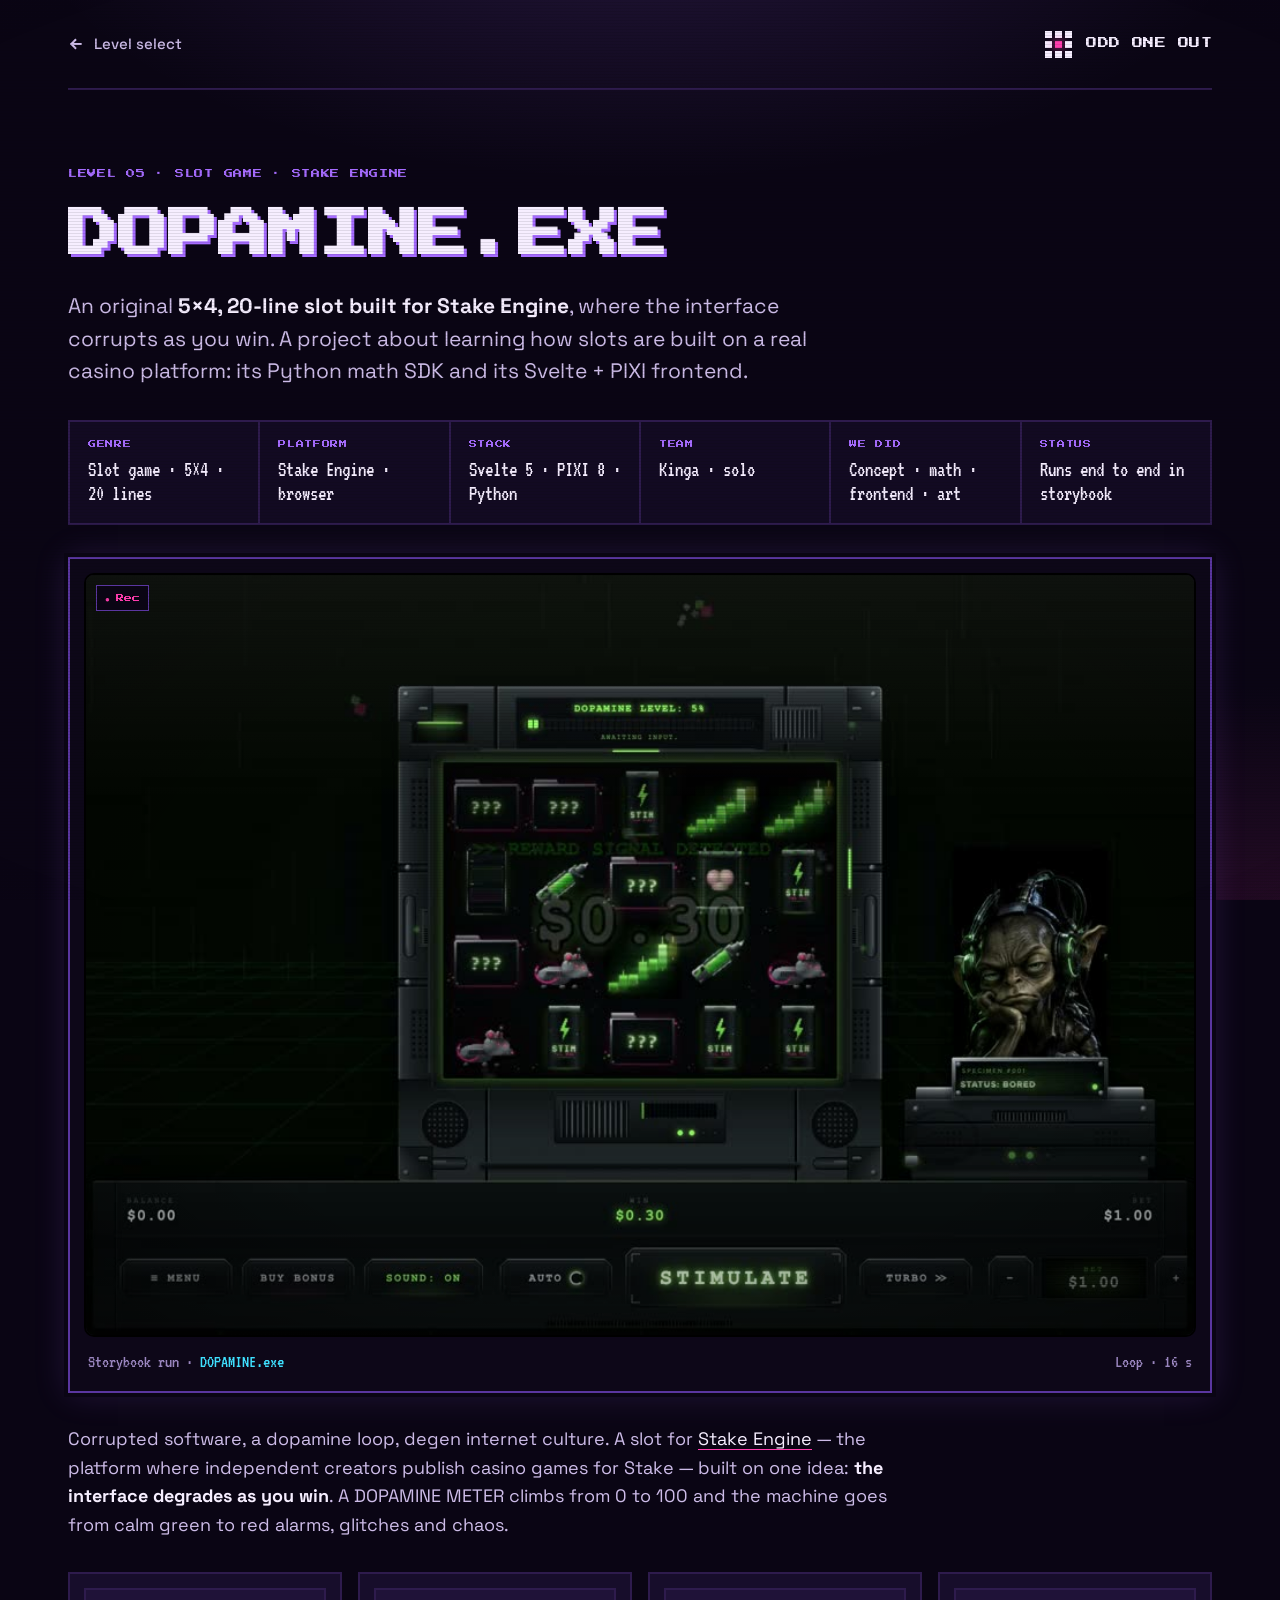
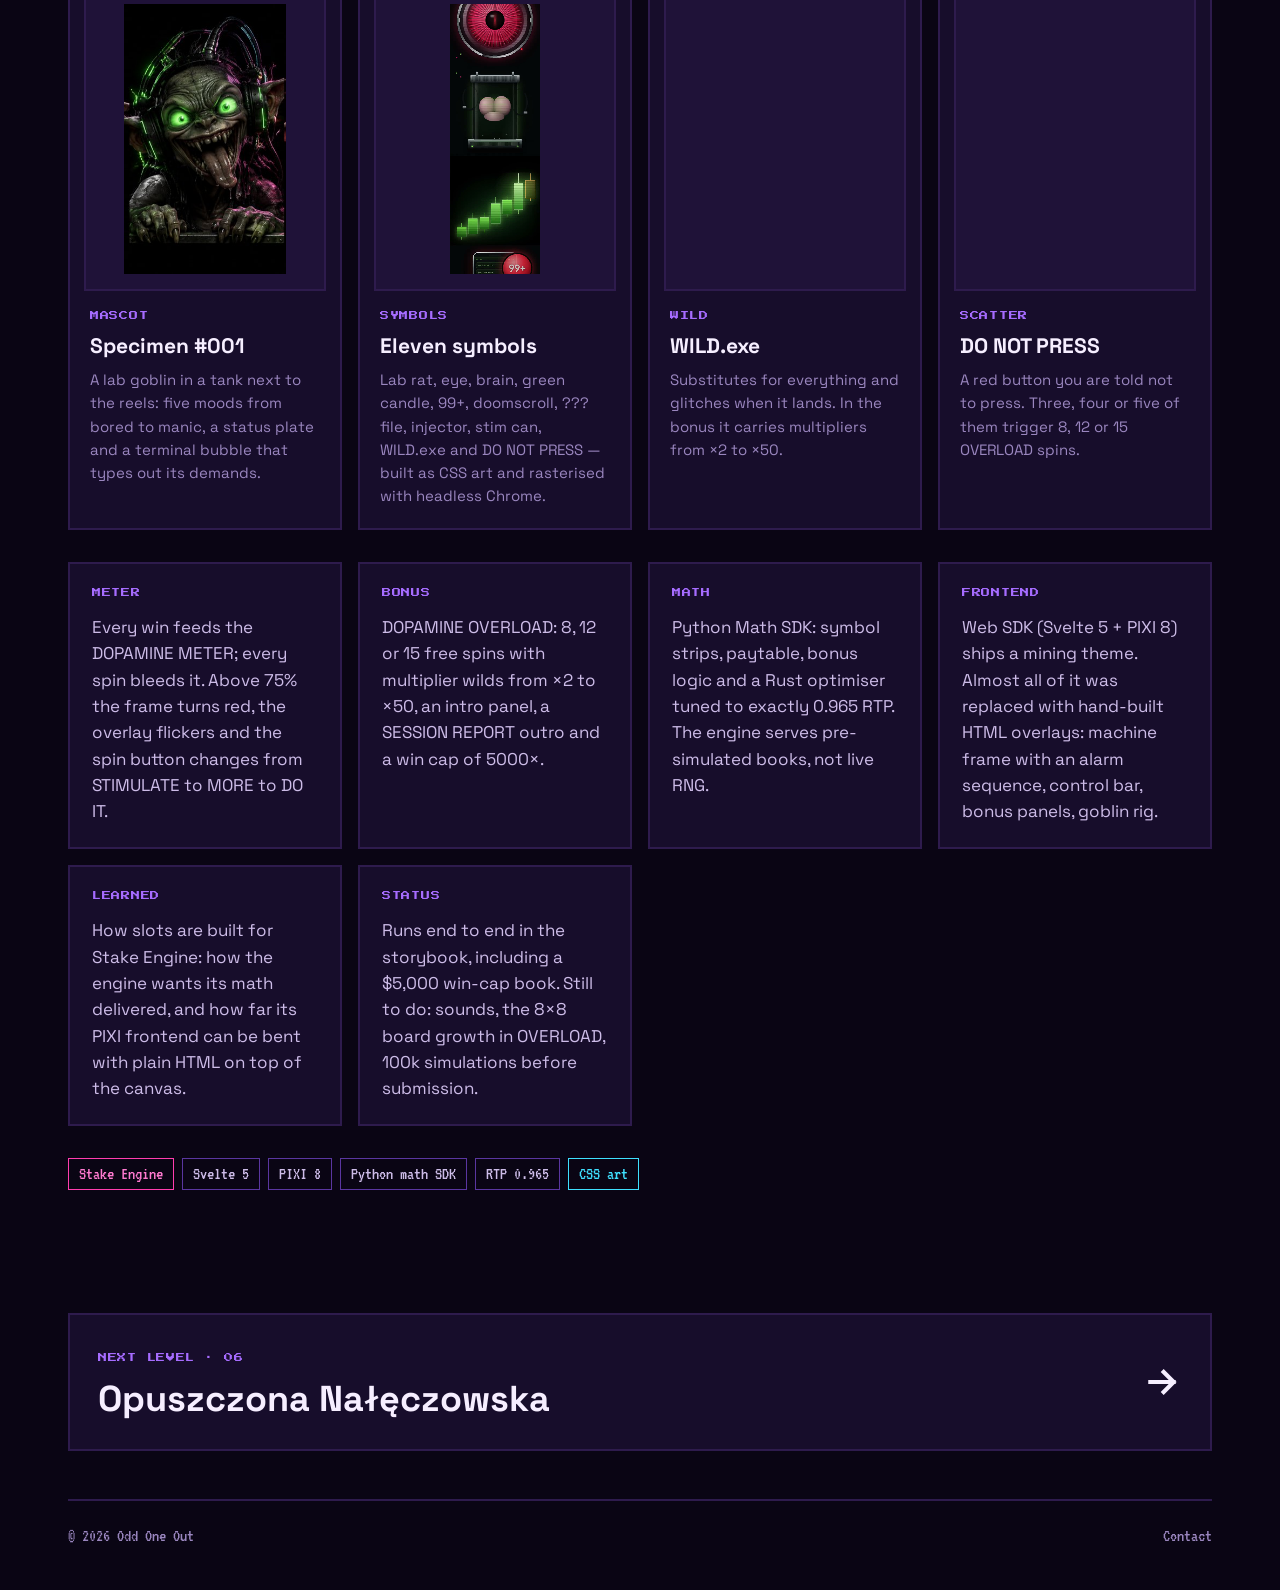
<file: projects/dopamine.html>
<!doctype html>
<html lang="en">
<head>
  <meta charset="utf-8">
  <meta name="viewport" content="width=device-width, initial-scale=1">
  <title>DOPAMINE.exe — Odd One Out</title>
  <meta name="description" content="DOPAMINE.exe: an original 5×4 slot for Stake Engine where the interface corrupts as you win. Python math SDK, Svelte 5 + PIXI 8 frontend, CSS-art symbols.">
  <meta name="theme-color" content="#0a0514">
  <link rel="icon" href="../assets/img/favicon.svg" type="image/svg+xml">
  <link rel="preconnect" href="https://fonts.googleapis.com">
  <link rel="preconnect" href="https://fonts.gstatic.com" crossorigin>
  <link href="https://fonts.googleapis.com/css2?family=Press+Start+2P&family=Space+Grotesk:wght@400;500;700&family=VT323&display=swap" rel="stylesheet">
  <link rel="stylesheet" href="../assets/css/style.css?v=30">
</head>
<body>
<a class="skip-link" href="#main">Skip to content</a>

<div class="wrap">
  <header class="site-header">
    <a class="back" href="../index.html#work">
      <svg width="16" height="16" viewBox="0 0 24 24" fill="none" stroke="currentColor" stroke-width="3" stroke-linecap="square" aria-hidden="true"><path d="M19 12H5M11 18l-6-6 6-6"/></svg>
      Level select
    </a>
    <a class="logo" href="../index.html" aria-label="Odd One Out — home">
      <span class="logo__mark" aria-hidden="true"><span></span><span></span><span></span><span></span><span></span><span></span><span></span><span></span><span></span></span>
      <span class="logo__word">ODD ONE OUT</span>
    </a>
  </header>

  <main id="main">
    <section class="project-hero">
      <span class="kicker">Level 05 · Slot game · Stake Engine</span>
      <h1><span class="glitch" data-text="DOPAMINE.exe">DOPAMINE.exe</span></h1>
      <p class="lead">An original <strong>5×4, 20-line slot built for Stake Engine</strong>, where the interface corrupts as you win. A project about learning how slots are built on a real casino platform: its Python math SDK and its Svelte + PIXI frontend.</p>
    </section>

    <dl class="hud">
      <div><dt>Genre</dt><dd>Slot game · 5×4 · 20 lines</dd></div>
      <div><dt>Platform</dt><dd>Stake Engine · browser</dd></div>
      <div><dt>Stack</dt><dd>Svelte 5 · PIXI 8 · Python</dd></div>
      <div><dt>Team</dt><dd>Kinga · solo</dd></div>
      <div><dt>We did</dt><dd>Concept · math · frontend · art</dd></div>
      <div><dt>Status</dt><dd>Runs end to end in storybook</dd></div>
    </dl>

    <section class="section" aria-label="DOPAMINE.exe">
      <div class="crt rv">
        <div class="media media--16x11">
          <span class="media__badge media__badge--rec">Rec</span>
          <video class="clip" src="../assets/video/dopamine-loop.mp4" poster="../assets/img/dopamine-6.jpg" autoplay muted loop playsinline preload="metadata" aria-label="DOPAMINE.exe spinning in the storybook"></video>
        </div>
        <div class="crt__label"><span>Storybook run · <b>DOPAMINE.exe</b></span><span>Loop · 16 s</span></div>
      </div>

      <div class="prose rv" style="max-width: 820px">
        <p>Corrupted software, a dopamine loop, degen internet culture. A slot for <a href="https://engine.io">Stake Engine</a> — the platform where independent creators publish casino games for Stake — built on one idea: <strong>the interface degrades as you win</strong>. A DOPAMINE METER climbs from 0 to 100 and the machine goes from calm green to red alarms, glitches and chaos.</p>
      </div>

      <div class="grid-auto grid-auto--sm">
        <article class="card system rv">
          <div class="media media--4x5 media--sprite"><video class="clip" src="../assets/video/dopamine-goblin_unstable.mp4" poster="../assets/img/dopamine-goblin-poster.jpg" autoplay muted loop playsinline preload="metadata" aria-label="The lab goblin in its unstable state, speech bubble typing FEED ME"></video></div>
          <div class="system__body"><span class="kicker">Mascot</span><h3>Specimen #001</h3><p>A lab goblin in a tank next to the reels: five moods from bored to manic, a status plate and a terminal bubble that types out its demands.</p></div>
        </article>
        <article class="card system rv rv-d1">
          <div class="media media--4x5 media--sprite media--pixelated"><video class="clip" src="../assets/video/dopamine-reel.mp4" poster="../assets/img/dopamine-reel.jpg" autoplay muted loop playsinline preload="metadata" aria-label="A reel spinning through the eleven symbols"></video></div>
          <div class="system__body"><span class="kicker">Symbols</span><h3>Eleven symbols</h3><p>Lab rat, eye, brain, green candle, 99+, doomscroll, ??? file, injector, stim can, WILD.exe and DO NOT PRESS — built as CSS art and rasterised with headless Chrome.</p></div>
        </article>
        <article class="card system rv rv-d2">
          <div class="media media--4x5 media--sprite"><video class="clip" src="../assets/video/dopamine-wild_exe.mp4" autoplay muted loop playsinline preload="metadata" aria-label="WILD.exe symbol glitching"></video></div>
          <div class="system__body"><span class="kicker">Wild</span><h3>WILD.exe</h3><p>Substitutes for everything and glitches when it lands. In the bonus it carries multipliers from ×2 to ×50.</p></div>
        </article>
        <article class="card system rv rv-d3">
          <div class="media media--4x5 media--sprite"><video class="clip" src="../assets/video/dopamine-scatter_do_not_press.mp4" autoplay muted loop playsinline preload="metadata" aria-label="The red DO NOT PRESS scatter button pulsing"></video></div>
          <div class="system__body"><span class="kicker">Scatter</span><h3>DO NOT PRESS</h3><p>A red button you are told not to press. Three, four or five of them trigger 8, 12 or 15 OVERLOAD spins.</p></div>
        </article>
      </div>

      <div class="grid-auto grid-auto--sm">
        <article class="card rv"><span class="kicker">Meter</span><p class="soft">Every win feeds the DOPAMINE METER; every spin bleeds it. Above 75% the frame turns red, the overlay flickers and the spin button changes from STIMULATE to MORE to DO IT.</p></article>
        <article class="card rv rv-d1"><span class="kicker">Bonus</span><p class="soft">DOPAMINE OVERLOAD: 8, 12 or 15 free spins with multiplier wilds from ×2 to ×50, an intro panel, a SESSION REPORT outro and a win cap of 5000×.</p></article>
        <article class="card rv rv-d2"><span class="kicker">Math</span><p class="soft">Python Math SDK: symbol strips, paytable, bonus logic and a Rust optimiser tuned to exactly 0.965 RTP. The engine serves pre-simulated books, not live RNG.</p></article>
        <article class="card rv"><span class="kicker">Frontend</span><p class="soft">Web SDK (Svelte 5 + PIXI 8) ships a mining theme. Almost all of it was replaced with hand-built HTML overlays: machine frame with an alarm sequence, control bar, bonus panels, goblin rig.</p></article>
        <article class="card rv rv-d1"><span class="kicker">Learned</span><p class="soft">How slots are built for Stake Engine: how the engine wants its math delivered, and how far its PIXI frontend can be bent with plain HTML on top of the canvas.</p></article>
        <article class="card rv rv-d2"><span class="kicker">Status</span><p class="soft">Runs end to end in the storybook, including a $5,000 win-cap book. Still to do: sounds, the 8×8 board growth in OVERLOAD, 100k simulations before submission.</p></article>
      </div>

      <div class="tags rv"><span class="tag tag--pink">Stake Engine</span><span class="tag">Svelte 5</span><span class="tag">PIXI 8</span><span class="tag">Python math SDK</span><span class="tag">RTP 0.965</span><span class="tag tag--blue">CSS art</span></div>
    </section>

    <a class="next rv" href="naleczowska.html">
      <span><span class="kicker">Next level · 06</span><span class="next__title">Opuszczona Nałęczowska</span></span>
      <svg width="40" height="40" viewBox="0 0 24 24" fill="none" stroke="currentColor" stroke-width="2.5" stroke-linecap="square" aria-hidden="true"><path d="M5 12h14M13 6l6 6-6 6"/></svg>
    </a>
  </main>

  <footer class="site-footer">
    <span>© <span data-year>2026</span> Odd One Out</span>
    <a href="../index.html#contact">Contact</a>
  </footer>
</div>

<script src="../assets/js/main.js?v=30" defer></script>
</body>
</html>
</file>
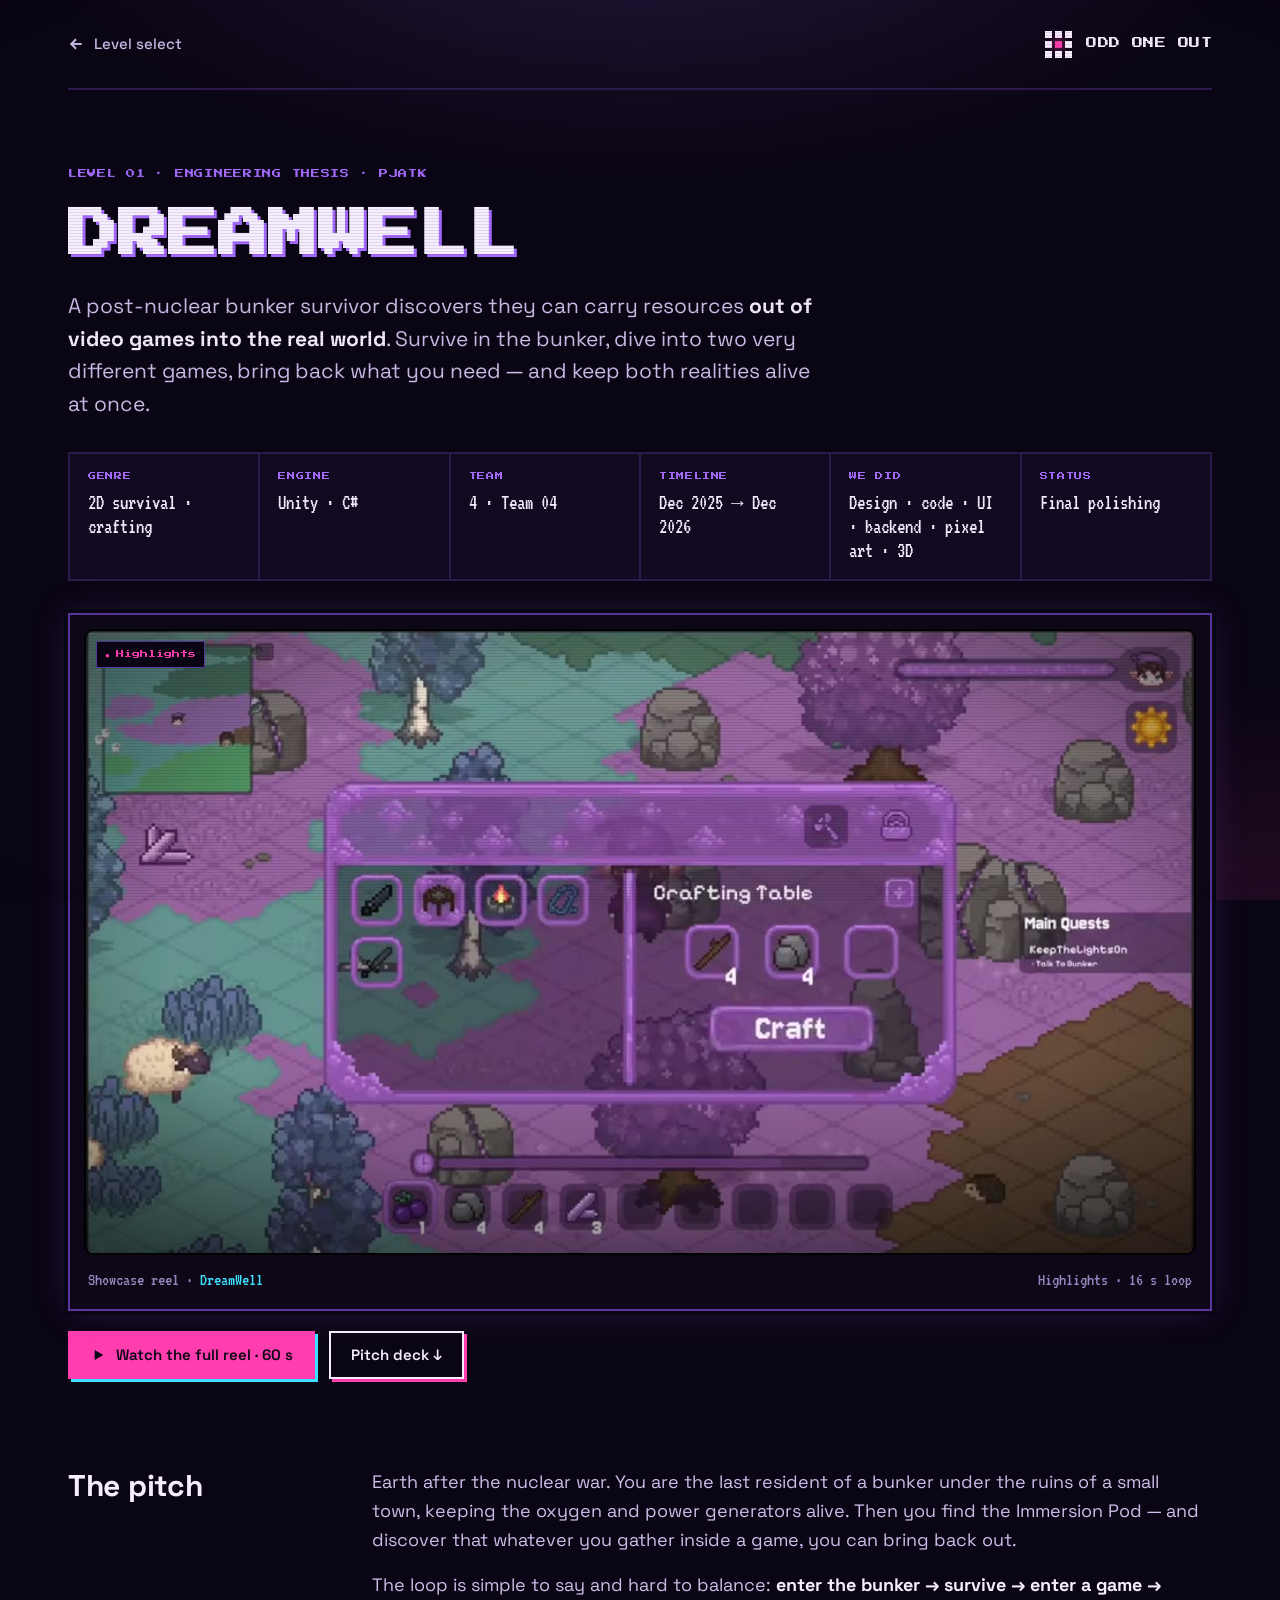
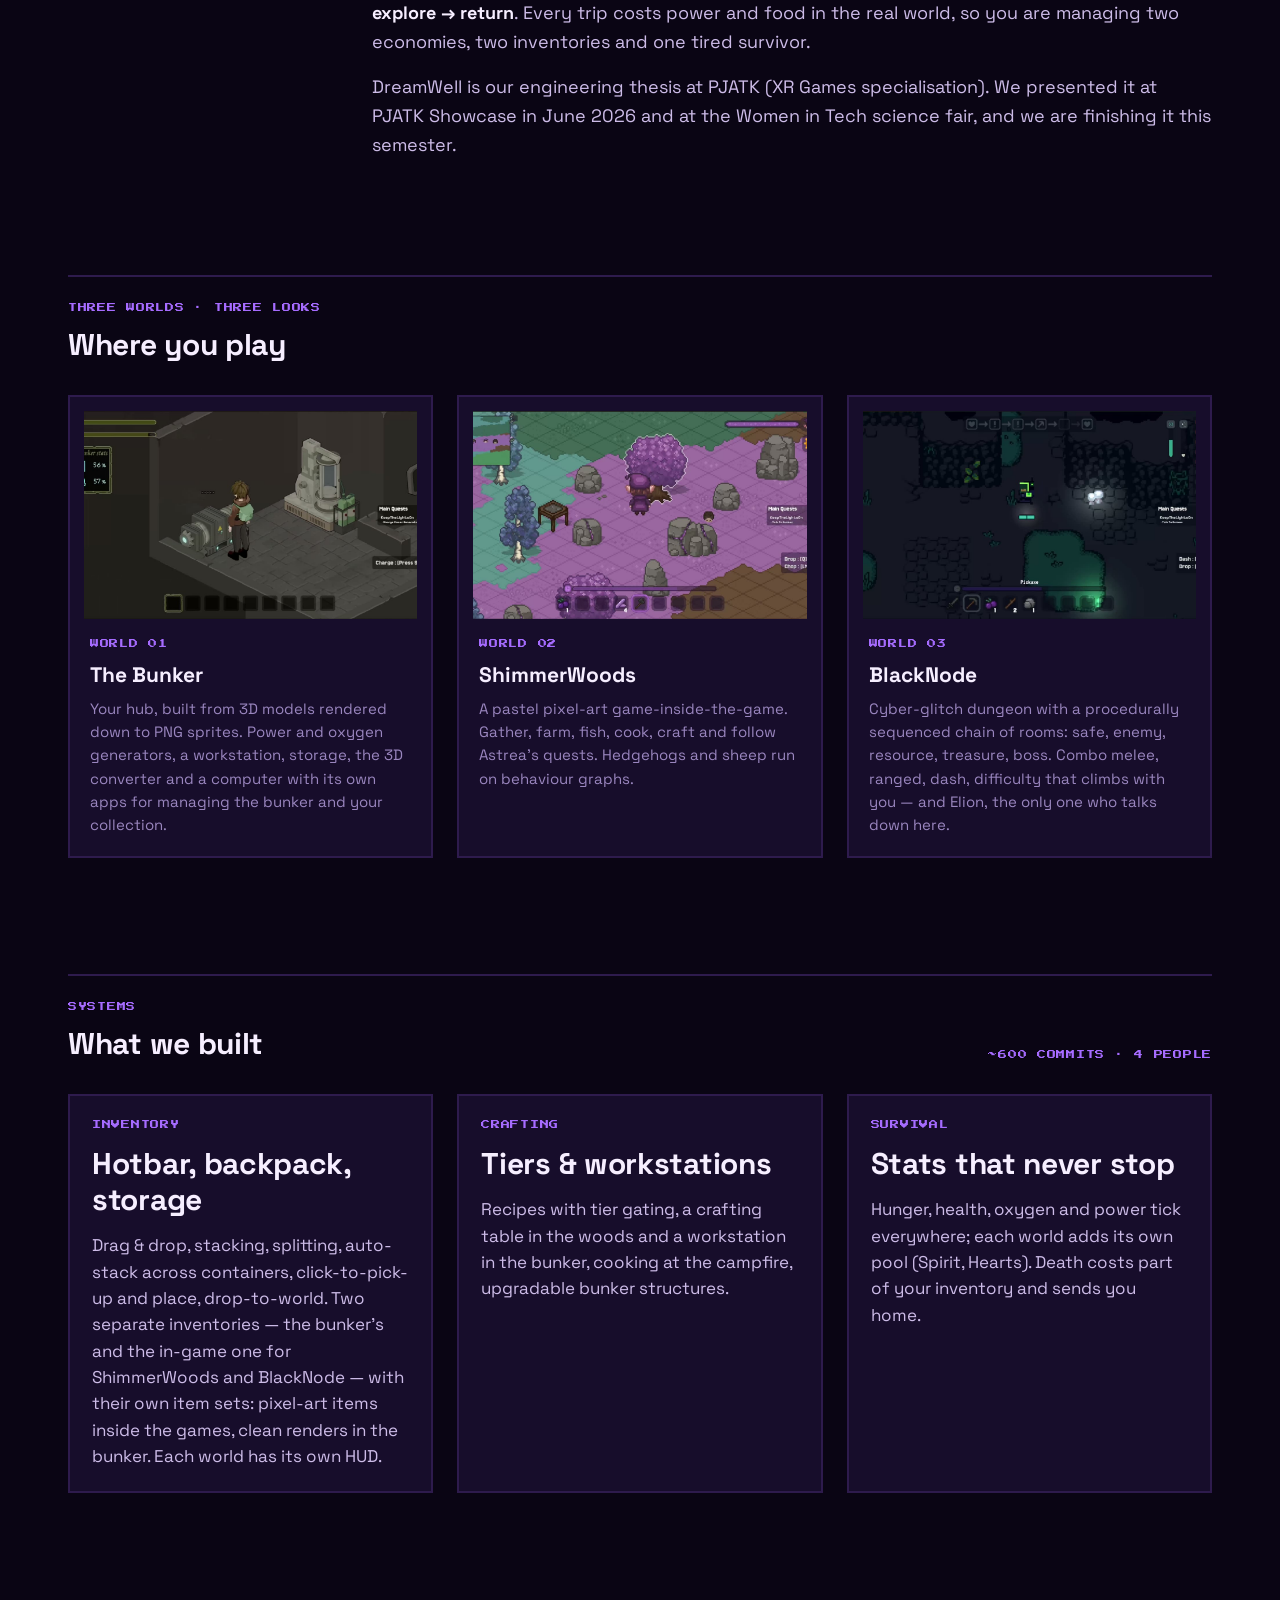
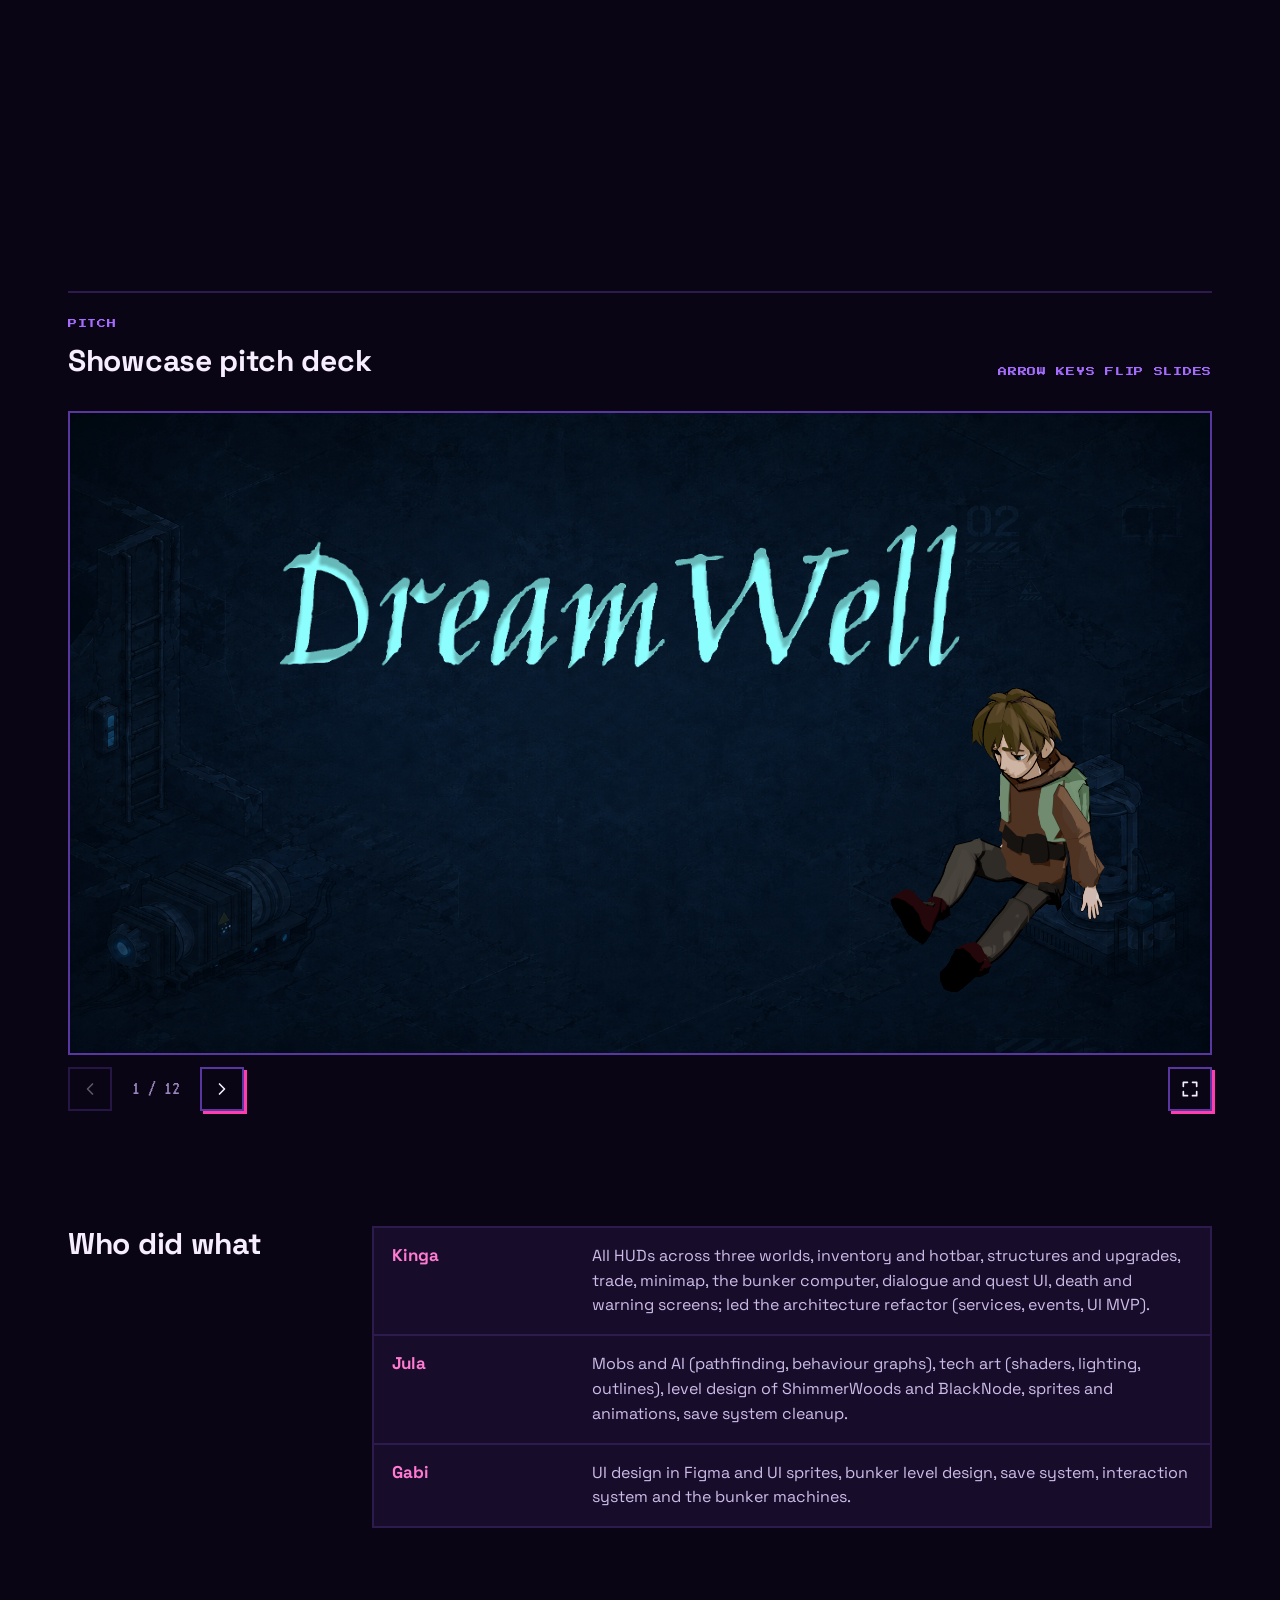
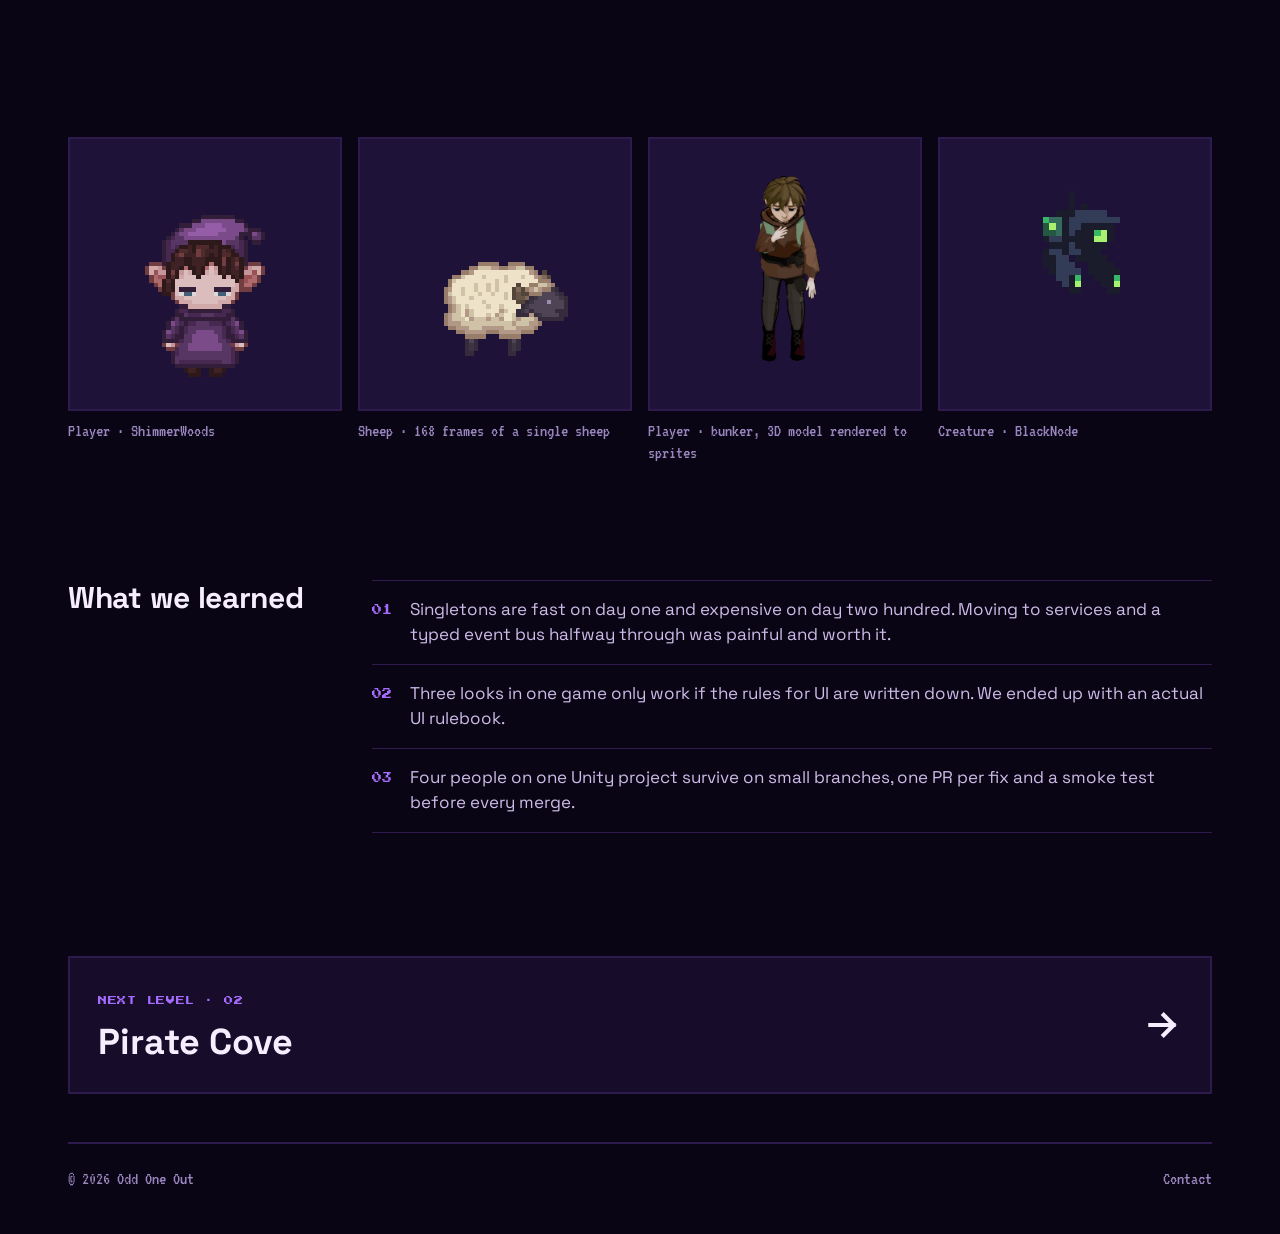
<file: projects/dreamwell.html>
<!doctype html>
<html lang="en">
<head>
  <meta charset="utf-8">
  <meta name="viewport" content="width=device-width, initial-scale=1">
  <title>DreamWell — Odd One Out</title>
  <meta name="description" content="DreamWell: a 2D survival game where a bunker survivor smuggles resources out of video games into the real world. Our engineering thesis, built in Unity.">
  <meta name="theme-color" content="#0a0514">
  <link rel="icon" href="../assets/img/favicon.svg" type="image/svg+xml">
  <link rel="preconnect" href="https://fonts.googleapis.com">
  <link rel="preconnect" href="https://fonts.gstatic.com" crossorigin>
  <link href="https://fonts.googleapis.com/css2?family=Press+Start+2P&family=Space+Grotesk:wght@400;500;700&family=VT323&display=swap" rel="stylesheet">
  <link rel="stylesheet" href="../assets/css/style.css?v=30">
</head>
<body>
<a class="skip-link" href="#main">Skip to content</a>

<div class="wrap">
  <header class="site-header">
    <a class="back" href="../index.html#work">
      <svg width="16" height="16" viewBox="0 0 24 24" fill="none" stroke="currentColor" stroke-width="3" stroke-linecap="square" aria-hidden="true"><path d="M19 12H5M11 18l-6-6 6-6"/></svg>
      Level select
    </a>
    <a class="logo" href="../index.html" aria-label="Odd One Out — home">
      <span class="logo__mark" aria-hidden="true"><span></span><span></span><span></span><span></span><span></span><span></span><span></span><span></span><span></span></span>
      <span class="logo__word">ODD ONE OUT</span>
    </a>
  </header>

  <main id="main">
    <section class="project-hero">
      <span class="kicker">Level 01 · Engineering thesis · PJATK</span>
      <h1><span class="glitch" data-text="DreamWell">DreamWell</span></h1>
      <p class="lead">A post-nuclear bunker survivor discovers they can carry resources <strong>out of video games into the real world</strong>. Survive in the bunker, dive into two very different games, bring back what you need — and keep both realities alive at once.</p>
    </section>

    <dl class="hud">
      <div><dt>Genre</dt><dd>2D survival · crafting</dd></div>
      <div><dt>Engine</dt><dd>Unity · C#</dd></div>
      <div><dt>Team</dt><dd>4 · Team 04</dd></div>
      <div><dt>Timeline</dt><dd>Dec 2025 → Dec 2026</dd></div>
      <div><dt>We did</dt><dd>Design · code · UI · backend · pixel art · 3D</dd></div>
      <div><dt>Status</dt><dd>Final polishing</dd></div>
    </dl>

    <section class="trailer" aria-label="Trailer">
      <div class="crt rv">
        <div class="media media--16x9">
          <span class="media__badge media__badge--rec">Highlights</span>
          <video class="clip" src="../assets/video/dreamwell-reel-loop.mp4" poster="../assets/img/dreamwell-reel-poster.jpg" autoplay muted loop playsinline preload="metadata" aria-label="DreamWell highlights: bunker, ShimmerWoods and BlackNode"></video>
        </div>
        <div class="crt__label"><span>Showcase reel · <b>DreamWell</b></span><span data-reel-label>Highlights · 16 s loop</span></div>
      </div>
      <div class="btn-row rv">
        <button type="button" class="btn btn--primary" data-full-video="../assets/video/dreamwell-showreel.mp4" data-full-label="Full reel · 60 s · Bunker → ShimmerWoods → BlackNode">
          <svg width="16" height="16" viewBox="0 0 24 24" fill="currentColor" aria-hidden="true"><path d="M7 4.5v15l13-7.5z"/></svg>
          Watch the full reel · 60 s
        </button>
        <a class="btn" href="#deck">Pitch deck ↓</a>
      </div>
    </section>

    <section class="section split" aria-labelledby="pitch-title">
      <h2 id="pitch-title" class="h-sub rv">The pitch</h2>
      <div class="prose rv rv-d1">
        <p>Earth after the nuclear war. You are the last resident of a bunker under the ruins of a small town, keeping the oxygen and power generators alive. Then you find the Immersion Pod — and discover that whatever you gather inside a game, you can bring back out.</p>
        <p>The loop is simple to say and hard to balance: <strong>enter the bunker → survive → enter a game → explore → return</strong>. Every trip costs power and food in the real world, so you are managing two economies, two inventories and one tired survivor.</p>
        <p>DreamWell is our engineering thesis at PJATK (XR Games specialisation). We presented it at PJATK Showcase in June 2026 and at the Women in Tech science fair, and we are finishing it this semester.</p>
      </div>
    </section>

    <section class="section" aria-labelledby="worlds-title">
      <div class="section-head rv">
        <div class="section-head__titles">
          <span class="kicker">Three worlds · three looks</span>
          <h2 id="worlds-title" class="h-sub">Where you play</h2>
        </div>
      </div>
      <div class="grid-auto">
        <article class="card system rv">
          <div class="media media--16x10 media--flat"><img src="../assets/img/dreamwell-0.jpg" alt="The bunker: a survivor stands next to the oxygen generator in a gritty pixel-art room" loading="lazy"></div>
          <div class="system__body">
            <span class="kicker">World 01</span>
            <h3>The Bunker</h3>
            <p>Your hub, built from 3D models rendered down to PNG sprites. Power and oxygen generators, a workstation, storage, the 3D converter and a computer with its own apps for managing the bunker and your collection.</p>
          </div>
        </article>
        <article class="card system rv rv-d1">
          <div class="media media--16x10 media--flat"><img src="../assets/img/dreamwell-20.jpg" alt="ShimmerWoods: pastel pixel-art forest with sheep, crystals and a campfire" loading="lazy"></div>
          <div class="system__body">
            <span class="kicker">World 02</span>
            <h3>ShimmerWoods</h3>
            <p>A pastel pixel-art game-inside-the-game. Gather, farm, fish, cook, craft and follow Astrea’s quests. Hedgehogs and sheep run on behaviour graphs.</p>
          </div>
        </article>
        <article class="card system rv rv-d2">
          <div class="media media--16x10 media--flat"><img src="../assets/img/dreamwell-53.jpg" alt="BlackNode: a dark cave room with glowing green crystals and the player mining with a pickaxe" loading="lazy"></div>
          <div class="system__body">
            <span class="kicker">World 03</span>
            <h3>BlackNode</h3>
            <p>Cyber-glitch dungeon with a procedurally sequenced chain of rooms: safe, enemy, resource, treasure, boss. Combo melee, ranged, dash, difficulty that climbs with you — and Elion, the only one who talks down here.</p>
          </div>
        </article>
      </div>
    </section>

    <section class="section" aria-labelledby="built-title">
      <div class="section-head rv">
        <div class="section-head__titles">
          <span class="kicker">Systems</span>
          <h2 id="built-title" class="h-sub">What we built</h2>
        </div>
        <span class="kicker">~600 commits · 4 people</span>
      </div>
      <div class="grid-auto">
        <article class="card rv"><span class="kicker">Inventory</span><h3 class="h-sub">Hotbar, backpack, storage</h3><p class="soft">Drag &amp; drop, stacking, splitting, auto-stack across containers, click-to-pick-up and place, drop-to-world. Two separate inventories — the bunker’s and the in-game one for ShimmerWoods and BlackNode — with their own item sets: pixel-art items inside the games, clean renders in the bunker. Each world has its own HUD.</p></article>
        <article class="card rv rv-d1"><span class="kicker">Crafting</span><h3 class="h-sub">Tiers &amp; workstations</h3><p class="soft">Recipes with tier gating, a crafting table in the woods and a workstation in the bunker, cooking at the campfire, upgradable bunker structures.</p></article>
        <article class="card rv rv-d2"><span class="kicker">Survival</span><h3 class="h-sub">Stats that never stop</h3><p class="soft">Hunger, health, oxygen and power tick everywhere; each world adds its own pool (Spirit, Hearts). Death costs part of your inventory and sends you home.</p></article>
        <article class="card rv"><span class="kicker">Architecture</span><h3 class="h-sub">Services &amp; events</h3><p class="soft">Plain C# services behind a service locator, a typed event bus, scene catalog and a game-flow pipeline. Refactored mid-project without losing the game.</p></article>
        <article class="card rv rv-d1"><span class="kicker">Persistence</span><h3 class="h-sub">Save system</h3><p class="soft">Autosave, migrations, per-world state snapshots, round-trip tests. Quests, dialogues, collection and crafting progress all survive a reload.</p></article>
        <article class="card rv rv-d2"><span class="kicker">Art</span><h3 class="h-sub">Pixel art &amp; 3D</h3><p class="soft">Pixel art for the two game worlds, 3D models rendered to sprites for the bunker, UI designed in Figma, shaders and outlines — every asset drawn or modelled by the team.</p></article>
      </div>
    </section>

    <section id="deck" class="section" aria-labelledby="deck-title">
      <div class="section-head rv">
        <div class="section-head__titles">
          <span class="kicker">Pitch</span>
          <h2 id="deck-title" class="h-sub">Showcase pitch deck</h2>
        </div>
        <span class="kicker">Arrow keys flip slides</span>
      </div>
      <div class="deck rv" data-deck="../assets/decks/bunker/deck.json" aria-label="DreamWell pitch deck"></div>
    </section>

    <section class="section split" aria-labelledby="roles-title">
      <h2 id="roles-title" class="h-sub rv">Who did what</h2>
      <div class="roles rv rv-d1">
        <div><b>Kinga</b><span>All HUDs across three worlds, inventory and hotbar, structures and upgrades, trade, minimap, the bunker computer, dialogue and quest UI, death and warning screens; led the architecture refactor (services, events, UI MVP).</span></div>
        <div><b>Jula</b><span>Mobs and AI (pathfinding, behaviour graphs), tech art (shaders, lighting, outlines), level design of ShimmerWoods and BlackNode, sprites and animations, save system cleanup.</span></div>
        <div><b>Gabi</b><span>UI design in Figma and UI sprites, bunker level design, save system, interaction system and the bunker machines.</span></div>
      </div>
    </section>

    <section class="section" aria-labelledby="gallery-title">
      <div class="section-head rv"><h2 id="gallery-title" class="h-sub">Gallery</h2></div>
      <div class="grid-auto grid-auto--sm">
        <figure class="sprite rv"><div class="media media--1x1 media--sprite media--pixelated"><img src="../assets/img/dreamwell-player-sw.gif" alt="ShimmerWoods player sprite, idle animation" loading="lazy"></div><figcaption>Player · ShimmerWoods</figcaption></figure>
        <figure class="sprite rv rv-d1"><div class="media media--1x1 media--sprite media--pixelated"><img src="../assets/img/dreamwell-sheep.gif" alt="Sheep sprite, walking animation" loading="lazy"></div><figcaption>Sheep · 168 frames of a single sheep</figcaption></figure>
        <figure class="sprite rv rv-d2"><div class="media media--1x1 media--sprite"><img src="../assets/img/dreamwell-player-bunker.webp" alt="Bunker player, rendered from the 3D model" loading="lazy"></div><figcaption>Player · bunker, 3D model rendered to sprites</figcaption></figure>
        <figure class="sprite rv rv-d3"><div class="media media--1x1 media--sprite media--pixelated"><img src="../assets/img/dreamwell-enemy-bn.gif" alt="BlackNode creature sprite with glowing green eyes" loading="lazy"></div><figcaption>Creature · BlackNode</figcaption></figure>
      </div>

    </section>

    <section class="section split" aria-labelledby="learned-title">
      <h2 id="learned-title" class="h-sub rv">What we learned</h2>
      <ol class="lessons rv rv-d1">
        <li>Singletons are fast on day one and expensive on day two hundred. Moving to services and a typed event bus halfway through was painful and worth it.</li>
        <li>Three looks in one game only work if the rules for UI are written down. We ended up with an actual UI rulebook.</li>
        <li>Four people on one Unity project survive on small branches, one PR per fix and a smoke test before every merge.</li>
      </ol>
    </section>

    <a class="next rv" href="pirate-cove.html">
      <span><span class="kicker">Next level · 02</span><span class="next__title">Pirate Cove</span></span>
      <svg width="40" height="40" viewBox="0 0 24 24" fill="none" stroke="currentColor" stroke-width="2.5" stroke-linecap="square" aria-hidden="true"><path d="M5 12h14M13 6l6 6-6 6"/></svg>
    </a>
  </main>

  <footer class="site-footer">
    <span>© <span data-year>2026</span> Odd One Out</span>
    <a href="../index.html#contact">Contact</a>
  </footer>
</div>

<script src="../assets/js/main.js?v=30" defer></script>
<script src="../assets/js/deck.js?v=30" defer></script>
</body>
</html>
</file>
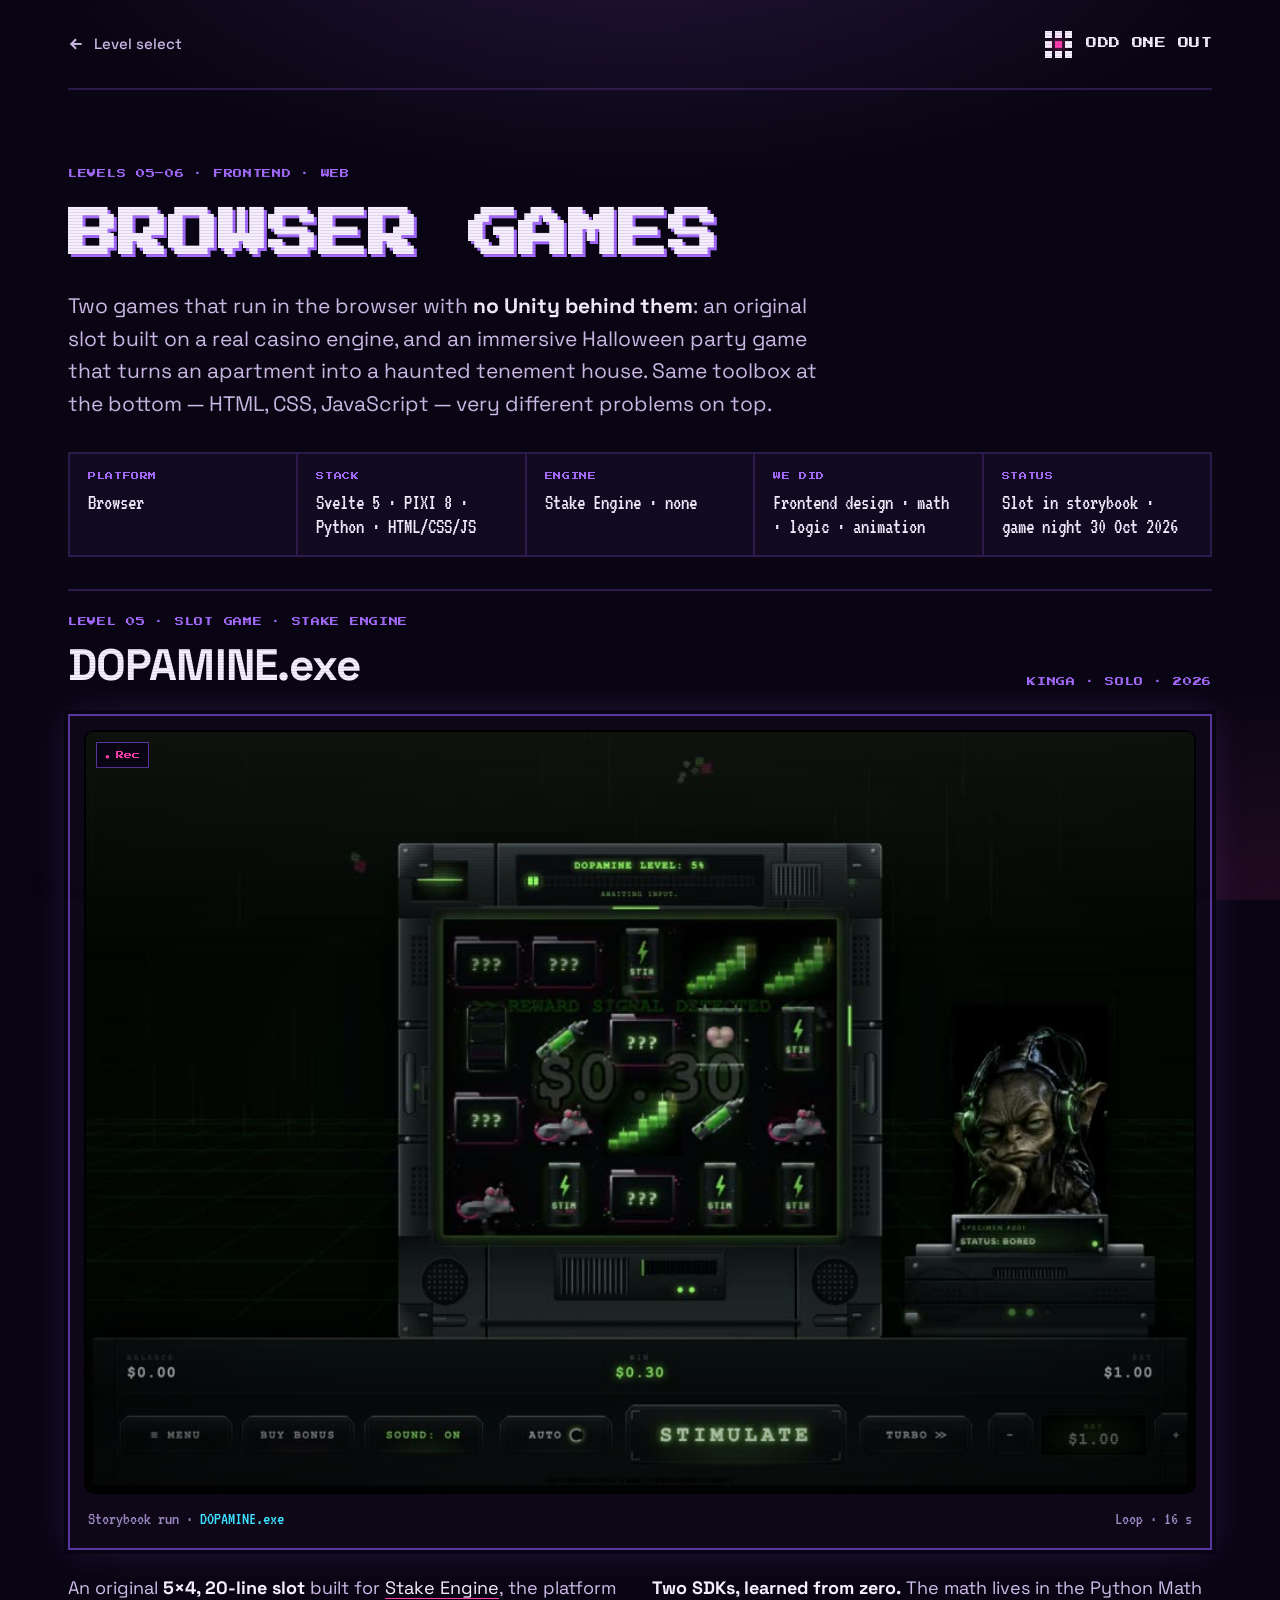
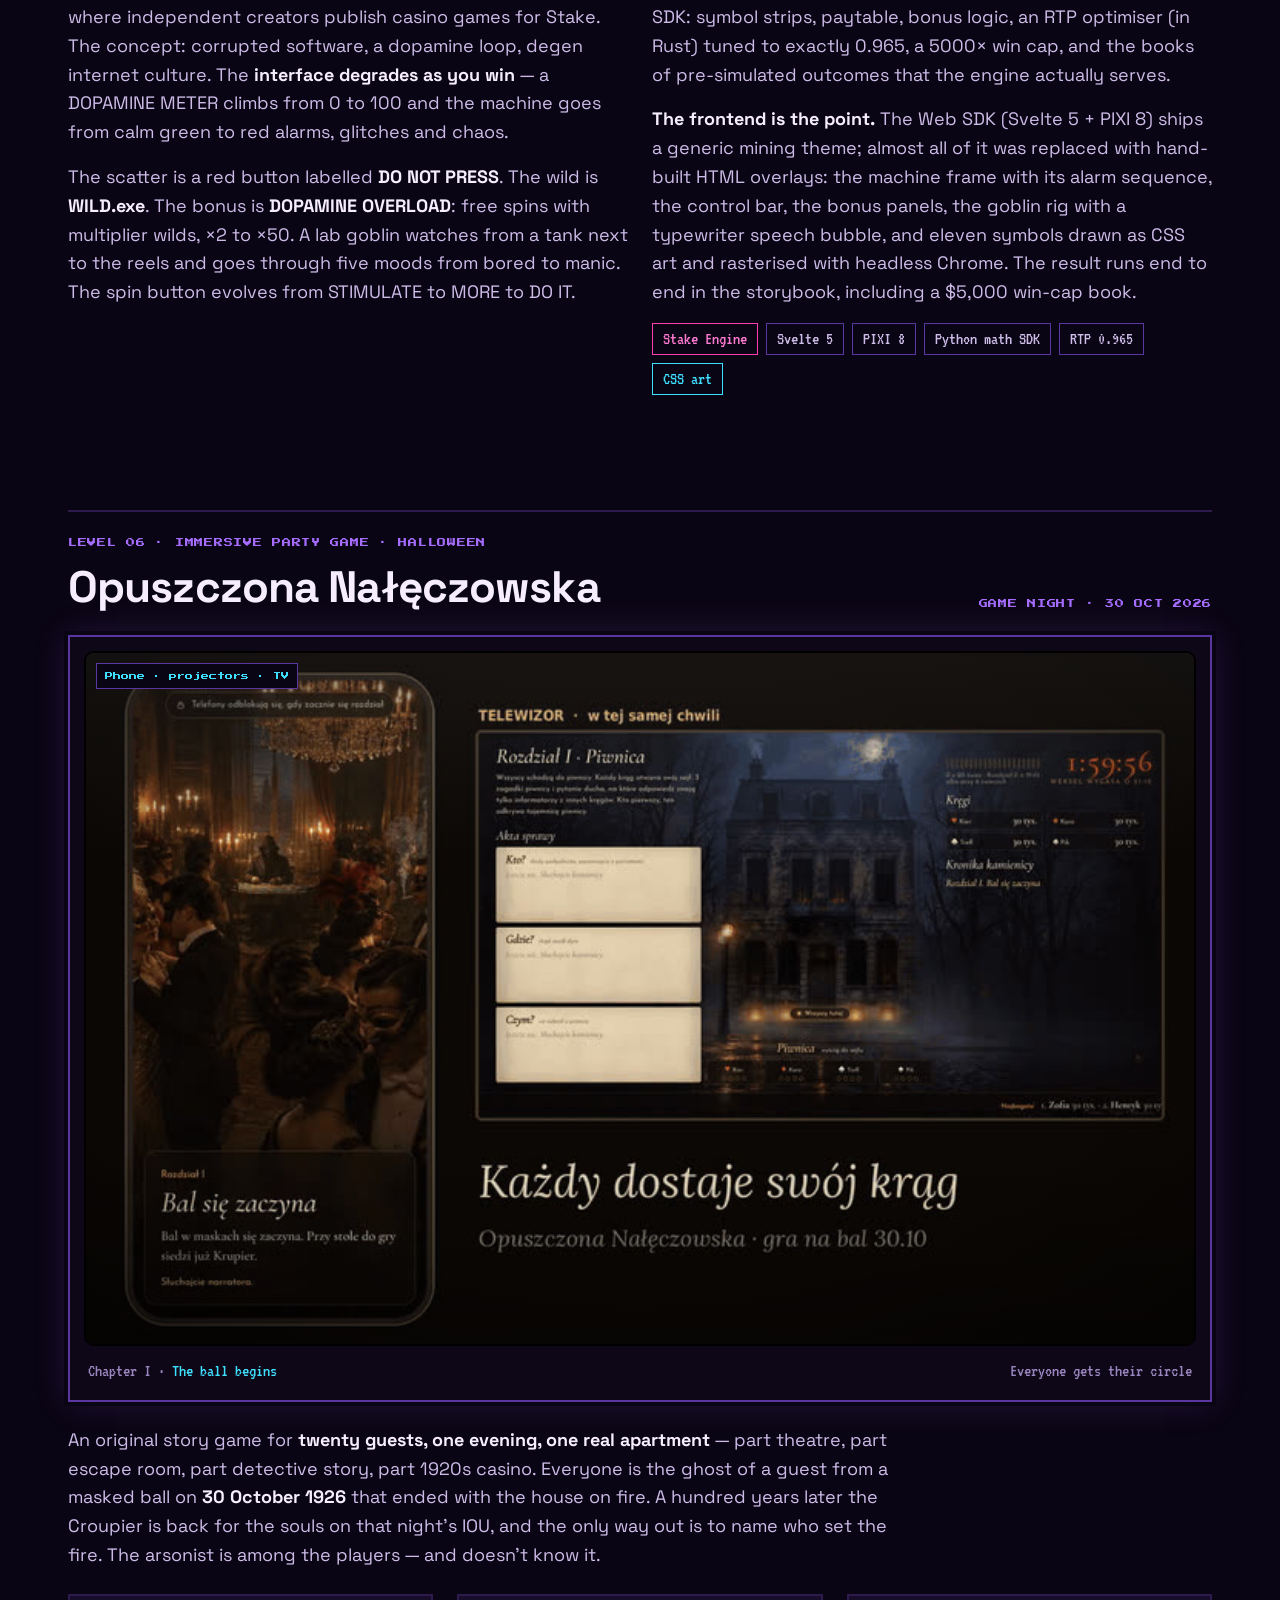
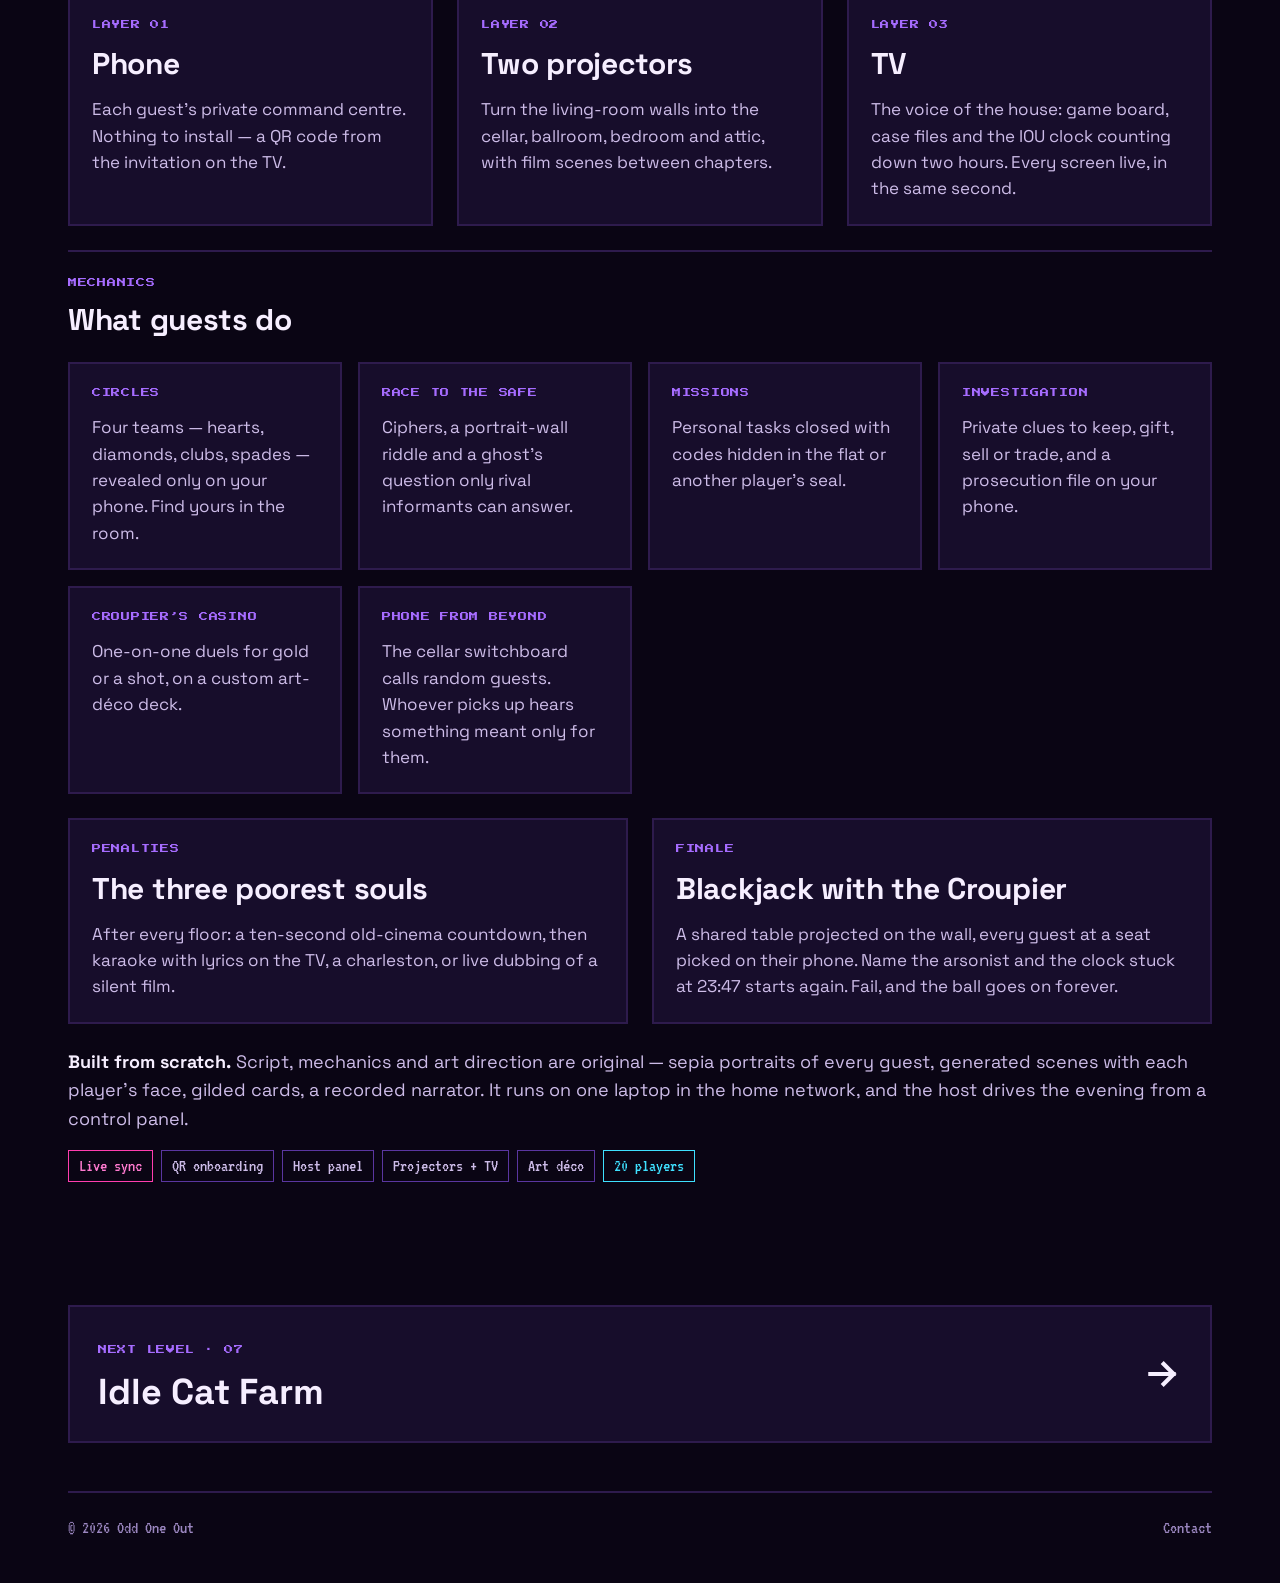
<file: projects/frontend.html>
<!doctype html>
<html lang="en">
<head>
  <meta charset="utf-8">
  <meta name="viewport" content="width=device-width, initial-scale=1">
  <title>Browser games — DOPAMINE.exe &amp; Opuszczona Nałęczowska — Odd One Out</title>
  <meta name="description" content="Two browser games with no Unity behind them: DOPAMINE.exe, an original slot for Stake Engine where the UI corrupts as you win, and Opuszczona Nałęczowska, an immersive Halloween party game for twenty guests played on phones, projectors and a TV.">
  <meta name="theme-color" content="#0a0514">
  <link rel="icon" href="../assets/img/favicon.svg" type="image/svg+xml">
  <link rel="preconnect" href="https://fonts.googleapis.com">
  <link rel="preconnect" href="https://fonts.gstatic.com" crossorigin>
  <link href="https://fonts.googleapis.com/css2?family=Press+Start+2P&family=Space+Grotesk:wght@400;500;700&family=VT323&display=swap" rel="stylesheet">
  <link rel="stylesheet" href="../assets/css/style.css?v=26">
</head>
<body>
<a class="skip-link" href="#main">Skip to content</a>

<div class="wrap">
  <header class="site-header">
    <a class="back" href="../index.html#work">
      <svg width="16" height="16" viewBox="0 0 24 24" fill="none" stroke="currentColor" stroke-width="3" stroke-linecap="square" aria-hidden="true"><path d="M19 12H5M11 18l-6-6 6-6"/></svg>
      Level select
    </a>
    <a class="logo" href="../index.html" aria-label="Odd One Out — home">
      <span class="logo__mark" aria-hidden="true"><span></span><span></span><span></span><span></span><span></span><span></span><span></span><span></span><span></span></span>
      <span class="logo__word">ODD ONE OUT</span>
    </a>
  </header>

  <main id="main">
    <section class="project-hero">
      <span class="kicker">Levels 05–06 · Frontend · Web</span>
      <h1><span class="glitch" data-text="Browser games">Browser games</span></h1>
      <p class="lead">Two games that run in the browser with <strong>no Unity behind them</strong>: an original slot built on a real casino engine, and an immersive Halloween party game that turns an apartment into a haunted tenement house. Same toolbox at the bottom — HTML, CSS, JavaScript — very different problems on top.</p>
    </section>

    <dl class="hud">
      <div><dt>Platform</dt><dd>Browser</dd></div>
      <div><dt>Stack</dt><dd>Svelte 5 · PIXI 8 · Python · HTML/CSS/JS</dd></div>
      <div><dt>Engine</dt><dd>Stake Engine · none</dd></div>
      <div><dt>We did</dt><dd>Frontend design · math · logic · animation</dd></div>
      <div><dt>Status</dt><dd>Slot in storybook · game night 30 Oct 2026</dd></div>
    </dl>

    <section id="dopamine" class="section part" aria-labelledby="dopamine-title">
      <div class="section-head rv" style="border-top: 0; padding-top: 0">
        <div class="section-head__titles">
          <span class="kicker">Level 05 · Slot game · Stake Engine</span>
          <h2 id="dopamine-title" class="h-section"><span class="glitch" data-text="DOPAMINE.exe">DOPAMINE.exe</span></h2>
        </div>
        <span class="kicker">Kinga · solo · 2026</span>
      </div>
      <div class="crt rv">
        <div class="media media--16x11">
          <span class="media__badge media__badge--rec">Rec</span>
          <video class="clip" src="../assets/video/dopamine-loop.mp4" poster="../assets/img/dopamine-6.jpg" autoplay muted loop playsinline preload="metadata" aria-label="DOPAMINE.exe spinning in the storybook"></video>
        </div>
        <div class="crt__label"><span>Storybook run · <b>DOPAMINE.exe</b></span><span>Loop · 16 s</span></div>
      </div>
      <div class="grid-2">
        <div class="prose rv">
          <p>An original <strong>5×4, 20-line slot</strong> built for <a href="https://engine.io">Stake Engine</a>, the platform where independent creators publish casino games for Stake. The concept: corrupted software, a dopamine loop, degen internet culture. The <strong>interface degrades as you win</strong> — a DOPAMINE METER climbs from 0 to 100 and the machine goes from calm green to red alarms, glitches and chaos.</p>
          <p>The scatter is a red button labelled <strong>DO NOT PRESS</strong>. The wild is <strong>WILD.exe</strong>. The bonus is <strong>DOPAMINE OVERLOAD</strong>: free spins with multiplier wilds, ×2 to ×50. A lab goblin watches from a tank next to the reels and goes through five moods from bored to manic. The spin button evolves from STIMULATE to MORE to DO IT.</p>
        </div>
        <div class="prose rv rv-d1">
          <p><strong>Two SDKs, learned from zero.</strong> The math lives in the Python Math SDK: symbol strips, paytable, bonus logic, an RTP optimiser (in Rust) tuned to exactly 0.965, a 5000× win cap, and the books of pre-simulated outcomes that the engine actually serves.</p>
          <p><strong>The frontend is the point.</strong> The Web SDK (Svelte 5 + PIXI 8) ships a generic mining theme; almost all of it was replaced with hand-built HTML overlays: the machine frame with its alarm sequence, the control bar, the bonus panels, the goblin rig with a typewriter speech bubble, and eleven symbols drawn as CSS art and rasterised with headless Chrome. The result runs end to end in the storybook, including a $5,000 win-cap book.</p>
          <div class="tags"><span class="tag tag--pink">Stake Engine</span><span class="tag">Svelte 5</span><span class="tag">PIXI 8</span><span class="tag">Python math SDK</span><span class="tag">RTP 0.965</span><span class="tag tag--blue">CSS art</span></div>
        </div>
      </div>
    </section>

    <section id="naleczowska" class="section part" aria-labelledby="naleczowska-title">
      <div class="section-head rv" style="border-top: 0; padding-top: 0">
        <div class="section-head__titles">
          <span class="kicker">Level 06 · Immersive party game · Halloween</span>
          <h2 id="naleczowska-title" class="h-section"><span class="glitch" data-text="Opuszczona Nałęczowska">Opuszczona Nałęczowska</span></h2>
        </div>
        <span class="kicker">Game night · 30 Oct 2026</span>
      </div>
      <div class="crt rv">
        <div class="media media--16x10">
          <span class="media__badge">Phone · projectors · TV</span>
          <video class="clip" src="../assets/video/naleczowska-loop.mp4" poster="../assets/img/naleczowska.jpg" autoplay muted loop playsinline preload="metadata" aria-label="The player's phone and the TV board of Opuszczona Nałęczowska"></video>
        </div>
        <div class="crt__label"><span>Chapter I · <b>The ball begins</b></span><span>Everyone gets their circle</span></div>
      </div>
      <div class="prose rv" style="max-width: 820px">
        <p>An original story game for <strong>twenty guests, one evening, one real apartment</strong> — part theatre, part escape room, part detective story, part 1920s casino. Everyone is the ghost of a guest from a masked ball on <strong>30 October 1926</strong> that ended with the house on fire. A hundred years later the Croupier is back for the souls on that night’s IOU, and the only way out is to name who set the fire. The arsonist is among the players — and doesn’t know it.</p>
      </div>

      <div class="grid-auto">
        <article class="card rv"><span class="kicker">Layer 01</span><h3 class="h-sub">Phone</h3><p class="soft">Each guest’s private command centre. Nothing to install — a QR code from the invitation on the TV.</p></article>
        <article class="card rv rv-d1"><span class="kicker">Layer 02</span><h3 class="h-sub">Two projectors</h3><p class="soft">Turn the living-room walls into the cellar, ballroom, bedroom and attic, with film scenes between chapters.</p></article>
        <article class="card rv rv-d2"><span class="kicker">Layer 03</span><h3 class="h-sub">TV</h3><p class="soft">The voice of the house: game board, case files and the IOU clock counting down two hours. Every screen live, in the same second.</p></article>
      </div>

      <div class="section-head rv"><div class="section-head__titles"><span class="kicker">Mechanics</span><h3 class="h-sub">What guests do</h3></div></div>
      <div class="grid-auto grid-auto--sm">
        <article class="card rv"><span class="kicker">Circles</span><p class="soft">Four teams — hearts, diamonds, clubs, spades — revealed only on your phone. Find yours in the room.</p></article>
        <article class="card rv rv-d1"><span class="kicker">Race to the safe</span><p class="soft">Ciphers, a portrait-wall riddle and a ghost’s question only rival informants can answer.</p></article>
        <article class="card rv rv-d2"><span class="kicker">Missions</span><p class="soft">Personal tasks closed with codes hidden in the flat or another player’s seal.</p></article>
        <article class="card rv"><span class="kicker">Investigation</span><p class="soft">Private clues to keep, gift, sell or trade, and a prosecution file on your phone.</p></article>
        <article class="card rv rv-d1"><span class="kicker">Croupier’s casino</span><p class="soft">One-on-one duels for gold or a shot, on a custom art-déco deck.</p></article>
        <article class="card rv rv-d2"><span class="kicker">Phone from beyond</span><p class="soft">The cellar switchboard calls random guests. Whoever picks up hears something meant only for them.</p></article>
      </div>

      <div class="grid-2">
        <article class="card rv"><span class="kicker">Penalties</span><h3 class="h-sub">The three poorest souls</h3><p class="soft">After every floor: a ten-second old-cinema countdown, then karaoke with lyrics on the TV, a charleston, or live dubbing of a silent film.</p></article>
        <article class="card rv rv-d1"><span class="kicker">Finale</span><h3 class="h-sub">Blackjack with the Croupier</h3><p class="soft">A shared table projected on the wall, every guest at a seat picked on their phone. Name the arsonist and the clock stuck at 23:47 starts again. Fail, and the ball goes on forever.</p></article>
      </div>

      <div class="prose rv">
        <p><strong>Built from scratch.</strong> Script, mechanics and art direction are original — sepia portraits of every guest, generated scenes with each player’s face, gilded cards, a recorded narrator. It runs on one laptop in the home network, and the host drives the evening from a control panel.</p>
        <div class="tags"><span class="tag tag--pink">Live sync</span><span class="tag">QR onboarding</span><span class="tag">Host panel</span><span class="tag">Projectors + TV</span><span class="tag">Art déco</span><span class="tag tag--blue">20 players</span></div>
      </div>
    </section>

    <a class="next rv" href="cats.html">
      <span><span class="kicker">Next level · 07</span><span class="next__title">Idle Cat Farm</span></span>
      <svg width="40" height="40" viewBox="0 0 24 24" fill="none" stroke="currentColor" stroke-width="2.5" stroke-linecap="square" aria-hidden="true"><path d="M5 12h14M13 6l6 6-6 6"/></svg>
    </a>
  </main>

  <footer class="site-footer">
    <span>© <span data-year>2026</span> Odd One Out</span>
    <a href="../index.html#contact">Contact</a>
  </footer>
</div>

<script src="../assets/js/main.js?v=26" defer></script>
</body>
</html>
</file>
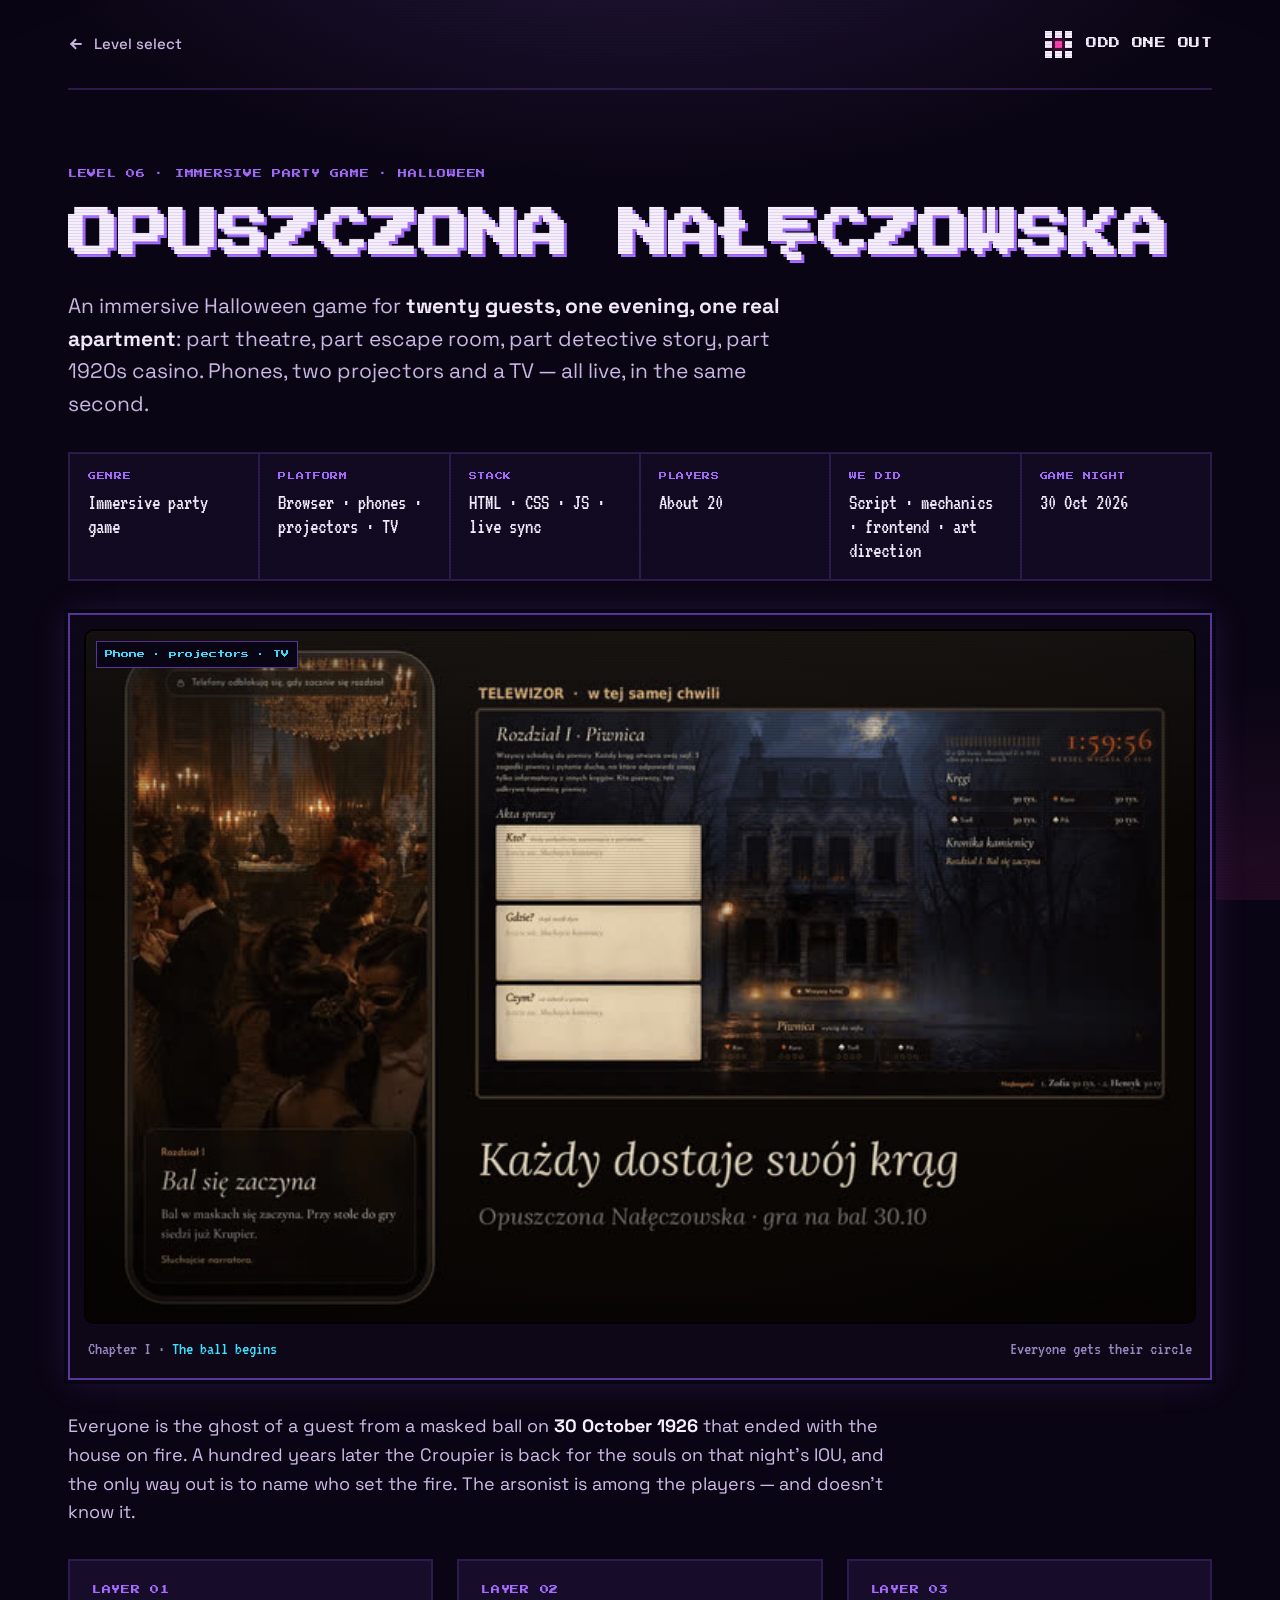
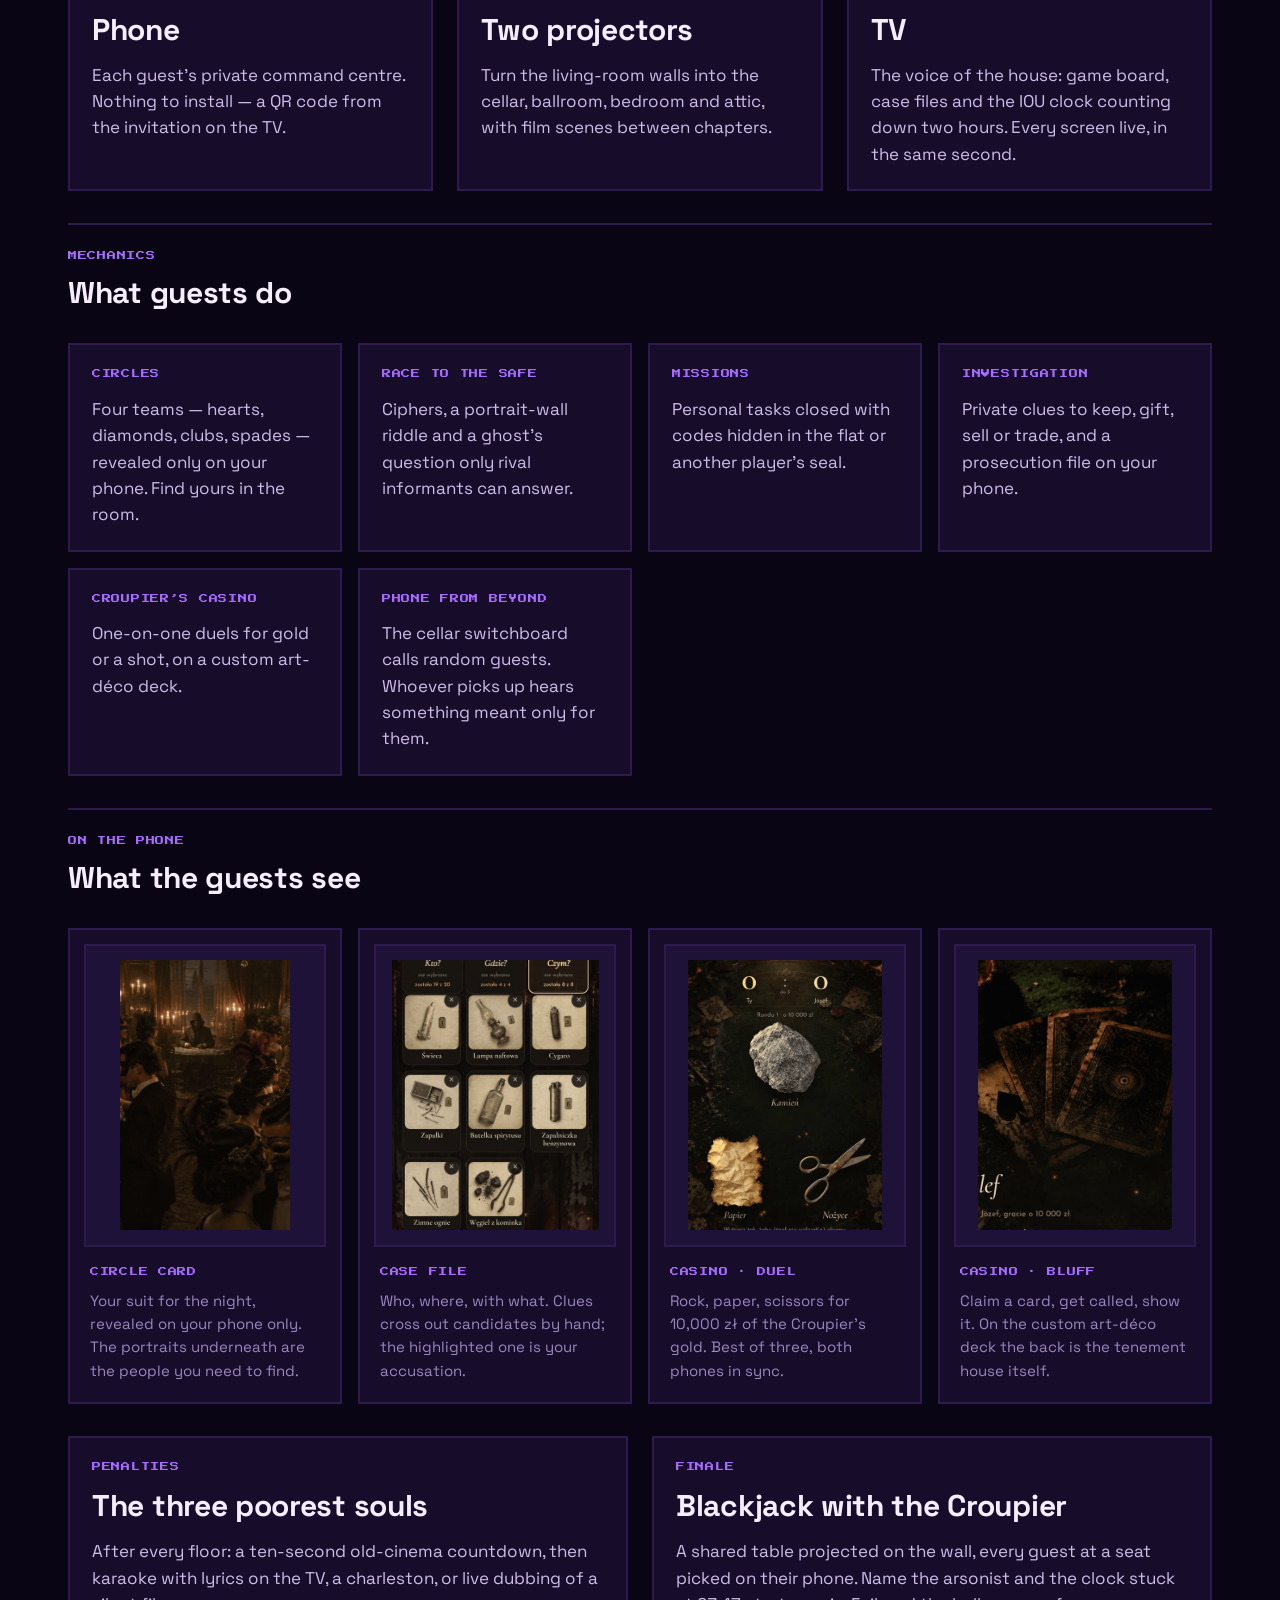
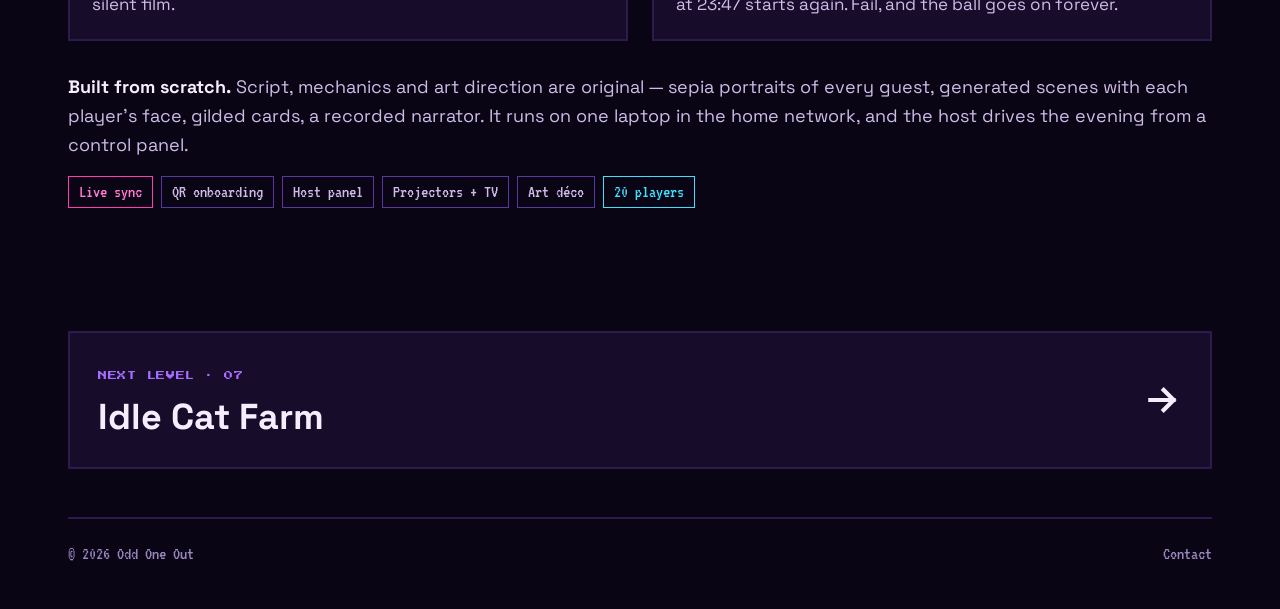
<file: projects/naleczowska.html>
<!doctype html>
<html lang="en">
<head>
  <meta charset="utf-8">
  <meta name="viewport" content="width=device-width, initial-scale=1">
  <title>Opuszczona Nałęczowska — Odd One Out</title>
  <meta name="description" content="Opuszczona Nałęczowska: an immersive Halloween party game for twenty guests in a real apartment — phones, two projectors and a TV, all live in the same second.">
  <meta name="theme-color" content="#0a0514">
  <link rel="icon" href="../assets/img/favicon.svg" type="image/svg+xml">
  <link rel="preconnect" href="https://fonts.googleapis.com">
  <link rel="preconnect" href="https://fonts.gstatic.com" crossorigin>
  <link href="https://fonts.googleapis.com/css2?family=Press+Start+2P&family=Space+Grotesk:wght@400;500;700&family=VT323&display=swap" rel="stylesheet">
  <link rel="stylesheet" href="../assets/css/style.css?v=30">
</head>
<body>
<a class="skip-link" href="#main">Skip to content</a>

<div class="wrap">
  <header class="site-header">
    <a class="back" href="../index.html#work">
      <svg width="16" height="16" viewBox="0 0 24 24" fill="none" stroke="currentColor" stroke-width="3" stroke-linecap="square" aria-hidden="true"><path d="M19 12H5M11 18l-6-6 6-6"/></svg>
      Level select
    </a>
    <a class="logo" href="../index.html" aria-label="Odd One Out — home">
      <span class="logo__mark" aria-hidden="true"><span></span><span></span><span></span><span></span><span></span><span></span><span></span><span></span><span></span></span>
      <span class="logo__word">ODD ONE OUT</span>
    </a>
  </header>

  <main id="main">
    <section class="project-hero">
      <span class="kicker">Level 06 · Immersive party game · Halloween</span>
      <h1><span class="glitch" data-text="Opuszczona Nałęczowska">Opuszczona Nałęczowska</span></h1>
      <p class="lead">An immersive Halloween game for <strong>twenty guests, one evening, one real apartment</strong>: part theatre, part escape room, part detective story, part 1920s casino. Phones, two projectors and a TV — all live, in the same second.</p>
    </section>

    <dl class="hud">
      <div><dt>Genre</dt><dd>Immersive party game</dd></div>
      <div><dt>Platform</dt><dd>Browser · phones · projectors · TV</dd></div>
      <div><dt>Stack</dt><dd>HTML · CSS · JS · live sync</dd></div>
      <div><dt>Players</dt><dd>About 20</dd></div>
      <div><dt>We did</dt><dd>Script · mechanics · frontend · art direction</dd></div>
      <div><dt>Game night</dt><dd>30 Oct 2026</dd></div>
    </dl>

    <section class="section" aria-label="Opuszczona Nałęczowska">

      <div class="crt rv">
        <div class="media media--16x10">
          <span class="media__badge">Phone · projectors · TV</span>
          <video class="clip" src="../assets/video/naleczowska-loop.mp4" poster="../assets/img/naleczowska.jpg" autoplay muted loop playsinline preload="metadata" aria-label="The player's phone and the TV board of Opuszczona Nałęczowska"></video>
        </div>
        <div class="crt__label"><span>Chapter I · <b>The ball begins</b></span><span>Everyone gets their circle</span></div>
      </div>
      <div class="prose rv" style="max-width: 820px">
        <p>Everyone is the ghost of a guest from a masked ball on <strong>30 October 1926</strong> that ended with the house on fire. A hundred years later the Croupier is back for the souls on that night’s IOU, and the only way out is to name who set the fire. The arsonist is among the players — and doesn’t know it.</p>
      </div>

      <div class="grid-auto">
        <article class="card rv"><span class="kicker">Layer 01</span><h3 class="h-sub">Phone</h3><p class="soft">Each guest’s private command centre. Nothing to install — a QR code from the invitation on the TV.</p></article>
        <article class="card rv rv-d1"><span class="kicker">Layer 02</span><h3 class="h-sub">Two projectors</h3><p class="soft">Turn the living-room walls into the cellar, ballroom, bedroom and attic, with film scenes between chapters.</p></article>
        <article class="card rv rv-d2"><span class="kicker">Layer 03</span><h3 class="h-sub">TV</h3><p class="soft">The voice of the house: game board, case files and the IOU clock counting down two hours. Every screen live, in the same second.</p></article>
      </div>

      <div class="section-head rv"><div class="section-head__titles"><span class="kicker">Mechanics</span><h3 class="h-sub">What guests do</h3></div></div>
      <div class="grid-auto grid-auto--sm">
        <article class="card rv"><span class="kicker">Circles</span><p class="soft">Four teams — hearts, diamonds, clubs, spades — revealed only on your phone. Find yours in the room.</p></article>
        <article class="card rv rv-d1"><span class="kicker">Race to the safe</span><p class="soft">Ciphers, a portrait-wall riddle and a ghost’s question only rival informants can answer.</p></article>
        <article class="card rv rv-d2"><span class="kicker">Missions</span><p class="soft">Personal tasks closed with codes hidden in the flat or another player’s seal.</p></article>
        <article class="card rv"><span class="kicker">Investigation</span><p class="soft">Private clues to keep, gift, sell or trade, and a prosecution file on your phone.</p></article>
        <article class="card rv rv-d1"><span class="kicker">Croupier’s casino</span><p class="soft">One-on-one duels for gold or a shot, on a custom art-déco deck.</p></article>
        <article class="card rv rv-d2"><span class="kicker">Phone from beyond</span><p class="soft">The cellar switchboard calls random guests. Whoever picks up hears something meant only for them.</p></article>
      </div>

      <div class="section-head rv"><div class="section-head__titles"><span class="kicker">On the phone</span><h3 class="h-sub">What the guests see</h3></div></div>
      <div class="grid-auto grid-auto--sm">
        <article class="card system rv">
          <div class="media media--4x5 media--sprite"><video class="clip" src="../assets/video/naleczowska-circle.mp4" poster="../assets/img/naleczowska-circle.jpg" autoplay muted loop playsinline preload="metadata" aria-label="A card of diamonds flips over to reveal the guest's circle"></video></div>
          <div class="system__body"><span class="kicker">Circle card</span><p>Your suit for the night, revealed on your phone only. The portraits underneath are the people you need to find.</p></div>
        </article>
        <article class="card system rv rv-d1">
          <div class="media media--4x5 media--sprite"><video class="clip" src="../assets/video/naleczowska-casefile.mp4" poster="../assets/img/naleczowska-casefile.jpg" autoplay muted loop playsinline preload="metadata" aria-label="The prosecution file: suspects, places and objects being crossed out"></video></div>
          <div class="system__body"><span class="kicker">Case file</span><p>Who, where, with what. Clues cross out candidates by hand; the highlighted one is your accusation.</p></div>
        </article>
        <article class="card system rv rv-d2">
          <div class="media media--4x5 media--sprite"><video class="clip" src="../assets/video/naleczowska-rps.mp4" poster="../assets/img/naleczowska-rps.jpg" autoplay muted loop playsinline preload="metadata" aria-label="Rock-paper-scissors duel: paper beats rock, point for you"></video></div>
          <div class="system__body"><span class="kicker">Casino · duel</span><p>Rock, paper, scissors for 10,000 zł of the Croupier’s gold. Best of three, both phones in sync.</p></div>
        </article>
        <article class="card system rv rv-d3">
          <div class="media media--4x5 media--sprite"><video class="clip" src="../assets/video/naleczowska-bluff.mp4" poster="../assets/img/naleczowska-bluff.jpg" autoplay muted loop playsinline preload="metadata" aria-label="Bluff: the opponent's card is revealed and you lose 10,000 zł"></video></div>
          <div class="system__body"><span class="kicker">Casino · bluff</span><p>Claim a card, get called, show it. On the custom art-déco deck the back is the tenement house itself.</p></div>
        </article>
      </div>

      <div class="grid-2">
        <article class="card rv"><span class="kicker">Penalties</span><h3 class="h-sub">The three poorest souls</h3><p class="soft">After every floor: a ten-second old-cinema countdown, then karaoke with lyrics on the TV, a charleston, or live dubbing of a silent film.</p></article>
        <article class="card rv rv-d1"><span class="kicker">Finale</span><h3 class="h-sub">Blackjack with the Croupier</h3><p class="soft">A shared table projected on the wall, every guest at a seat picked on their phone. Name the arsonist and the clock stuck at 23:47 starts again. Fail, and the ball goes on forever.</p></article>
      </div>

      <div class="prose rv">
        <p><strong>Built from scratch.</strong> Script, mechanics and art direction are original — sepia portraits of every guest, generated scenes with each player’s face, gilded cards, a recorded narrator. It runs on one laptop in the home network, and the host drives the evening from a control panel.</p>
        <div class="tags"><span class="tag tag--pink">Live sync</span><span class="tag">QR onboarding</span><span class="tag">Host panel</span><span class="tag">Projectors + TV</span><span class="tag">Art déco</span><span class="tag tag--blue">20 players</span></div>
      </div>
    </section>

    <a class="next rv" href="cats.html">
      <span><span class="kicker">Next level · 07</span><span class="next__title">Idle Cat Farm</span></span>
      <svg width="40" height="40" viewBox="0 0 24 24" fill="none" stroke="currentColor" stroke-width="2.5" stroke-linecap="square" aria-hidden="true"><path d="M5 12h14M13 6l6 6-6 6"/></svg>
    </a>
  </main>

  <footer class="site-footer">
    <span>© <span data-year>2026</span> Odd One Out</span>
    <a href="../index.html#contact">Contact</a>
  </footer>
</div>

<script src="../assets/js/main.js?v=30" defer></script>
</body>
</html>
</file>
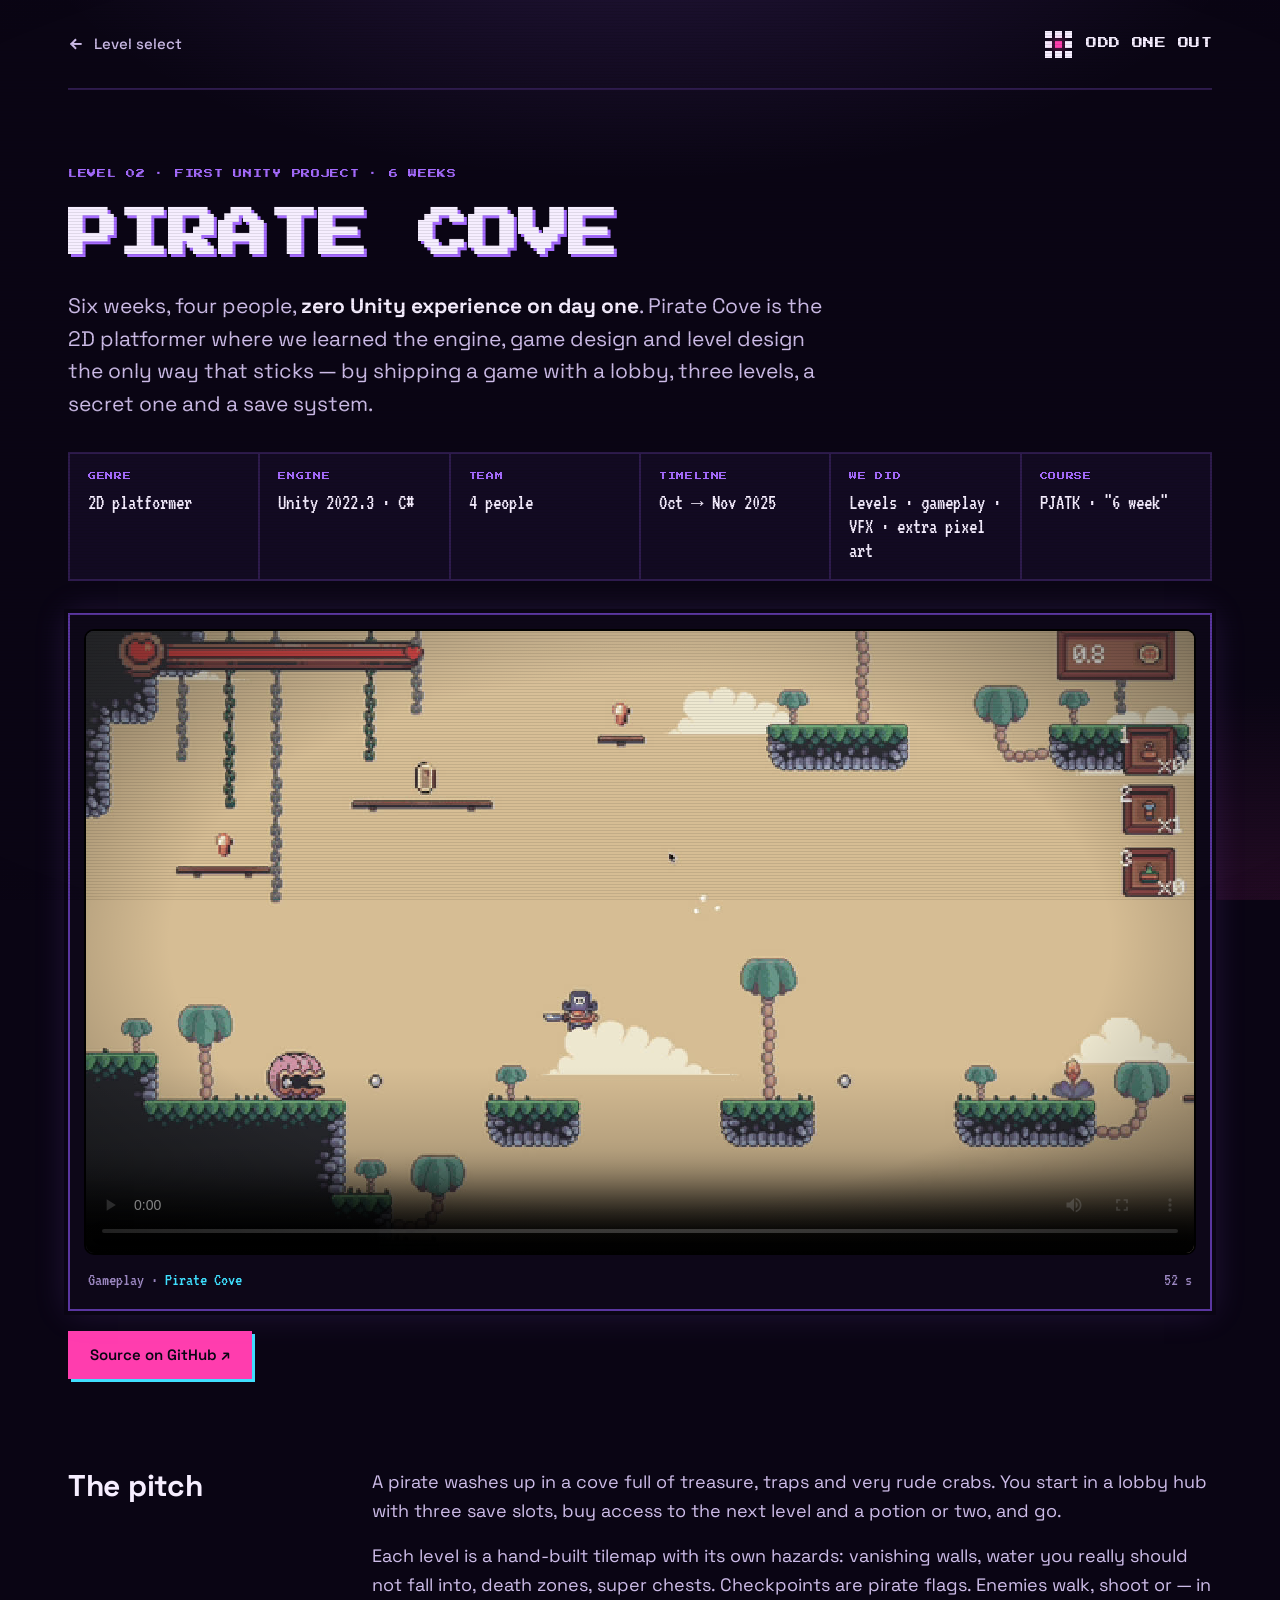
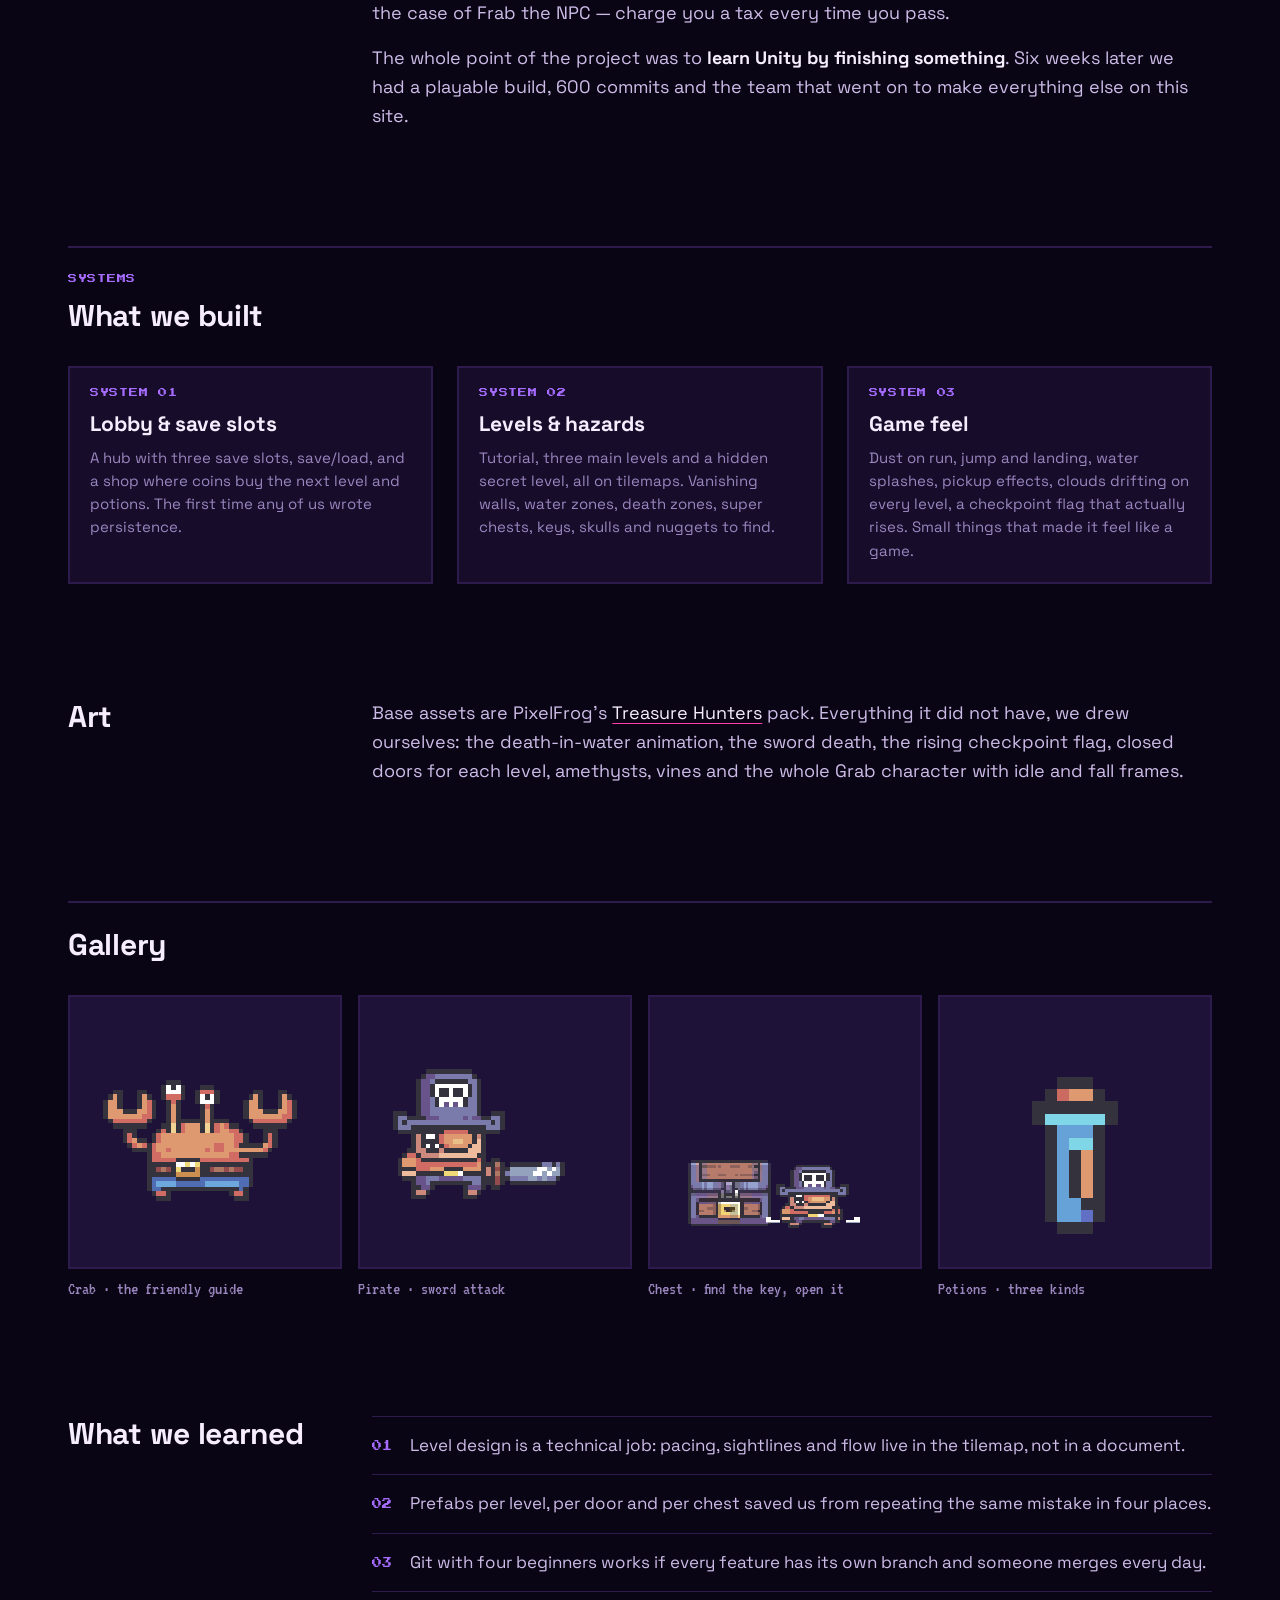
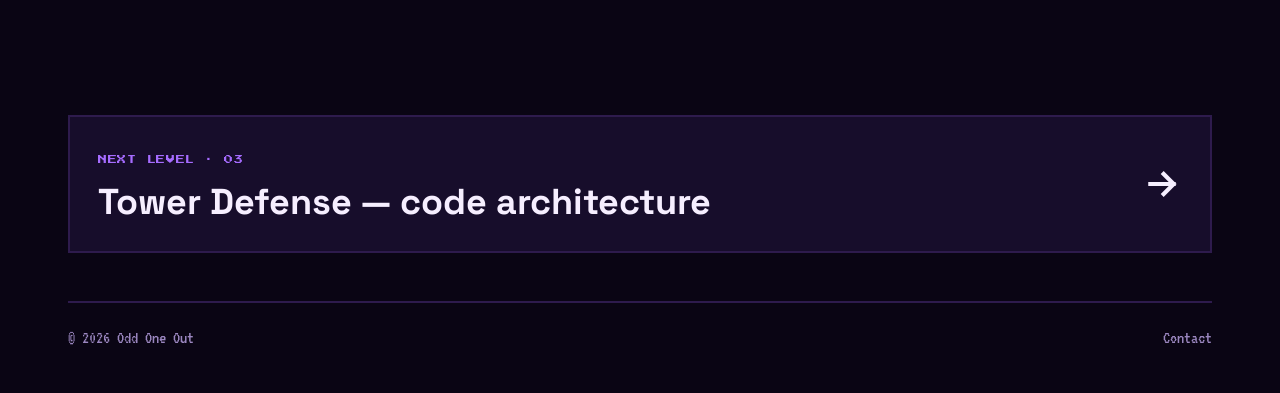
<file: projects/pirate-cove.html>
<!doctype html>
<html lang="en">
<head>
  <meta charset="utf-8">
  <meta name="viewport" content="width=device-width, initial-scale=1">
  <title>Pirate Cove — Odd One Out</title>
  <meta name="description" content="Pirate Cove: a 2D pirate platformer built in six weeks as our first Unity project. Lobby, three levels, a secret one and a save system.">
  <meta name="theme-color" content="#0a0514">
  <link rel="icon" href="../assets/img/favicon.svg" type="image/svg+xml">
  <link rel="preconnect" href="https://fonts.googleapis.com">
  <link rel="preconnect" href="https://fonts.gstatic.com" crossorigin>
  <link href="https://fonts.googleapis.com/css2?family=Press+Start+2P&family=Space+Grotesk:wght@400;500;700&family=VT323&display=swap" rel="stylesheet">
  <link rel="stylesheet" href="../assets/css/style.css?v=30">
</head>
<body>
<a class="skip-link" href="#main">Skip to content</a>

<div class="wrap">
  <header class="site-header">
    <a class="back" href="../index.html#work">
      <svg width="16" height="16" viewBox="0 0 24 24" fill="none" stroke="currentColor" stroke-width="3" stroke-linecap="square" aria-hidden="true"><path d="M19 12H5M11 18l-6-6 6-6"/></svg>
      Level select
    </a>
    <a class="logo" href="../index.html" aria-label="Odd One Out — home">
      <span class="logo__mark" aria-hidden="true"><span></span><span></span><span></span><span></span><span></span><span></span><span></span><span></span><span></span></span>
      <span class="logo__word">ODD ONE OUT</span>
    </a>
  </header>

  <main id="main">
    <section class="project-hero">
      <span class="kicker">Level 02 · First Unity project · 6 weeks</span>
      <h1><span class="glitch" data-text="Pirate Cove">Pirate Cove</span></h1>
      <p class="lead">Six weeks, four people, <strong>zero Unity experience on day one</strong>. Pirate Cove is the 2D platformer where we learned the engine, game design and level design the only way that sticks — by shipping a game with a lobby, three levels, a secret one and a save system.</p>
    </section>

    <dl class="hud">
      <div><dt>Genre</dt><dd>2D platformer</dd></div>
      <div><dt>Engine</dt><dd>Unity 2022.3 · C#</dd></div>
      <div><dt>Team</dt><dd>4 people</dd></div>
      <div><dt>Timeline</dt><dd>Oct → Nov 2025</dd></div>
      <div><dt>We did</dt><dd>Levels · gameplay · VFX · extra pixel art</dd></div>
      <div><dt>Course</dt><dd>PJATK · "6 week"</dd></div>
    </dl>

    <section class="trailer" aria-label="Gameplay">
      <div class="crt rv">
        <div class="media media--16x9 media--pixelated">
          <video src="../assets/video/pirate-gameplay.mp4" poster="../assets/img/pirate-6.jpg" controls playsinline preload="metadata"></video>
        </div>
        <div class="crt__label"><span>Gameplay · <b>Pirate Cove</b></span><span>52 s</span></div>
      </div>
      <div class="btn-row rv">
        <a class="btn btn--primary" href="https://github.com/JackKaKi/Pirate-Cove">Source on GitHub ↗</a>
      </div>
    </section>

    <section class="section split" aria-labelledby="pitch-title">
      <h2 id="pitch-title" class="h-sub rv">The pitch</h2>
      <div class="prose rv rv-d1">
        <p>A pirate washes up in a cove full of treasure, traps and very rude crabs. You start in a lobby hub with three save slots, buy access to the next level and a potion or two, and go.</p>
        <p>Each level is a hand-built tilemap with its own hazards: vanishing walls, water you really should not fall into, death zones, super chests. Checkpoints are pirate flags. Enemies walk, shoot or — in the case of Frab the NPC — charge you a tax every time you pass.</p>
        <p>The whole point of the project was to <strong>learn Unity by finishing something</strong>. Six weeks later we had a playable build, 600 commits and the team that went on to make everything else on this site.</p>
      </div>
    </section>

    <section class="section" aria-labelledby="built-title">
      <div class="section-head rv">
        <div class="section-head__titles">
          <span class="kicker">Systems</span>
          <h2 id="built-title" class="h-sub">What we built</h2>
        </div>
      </div>
      <div class="grid-auto">
        <article class="card system rv">
          <div class="system__body"><span class="kicker">System 01</span><h3>Lobby &amp; save slots</h3><p>A hub with three save slots, save/load, and a shop where coins buy the next level and potions. The first time any of us wrote persistence.</p></div>
        </article>
        <article class="card system rv rv-d1">
          <div class="system__body"><span class="kicker">System 02</span><h3>Levels &amp; hazards</h3><p>Tutorial, three main levels and a hidden secret level, all on tilemaps. Vanishing walls, water zones, death zones, super chests, keys, skulls and nuggets to find.</p></div>
        </article>
        <article class="card system rv rv-d2">
          <div class="system__body"><span class="kicker">System 03</span><h3>Game feel</h3><p>Dust on run, jump and landing, water splashes, pickup effects, clouds drifting on every level, a checkpoint flag that actually rises. Small things that made it feel like a game.</p></div>
        </article>
      </div>
    </section>

    <section class="section split" aria-labelledby="art-title">
      <h2 id="art-title" class="h-sub rv">Art</h2>
      <div class="prose rv rv-d1">
        <p>Base assets are PixelFrog's <a href="https://pixelfrog-assets.itch.io/treasure-hunters">Treasure Hunters</a> pack. Everything it did not have, we drew ourselves: the death-in-water animation, the sword death, the rising checkpoint flag, closed doors for each level, amethysts, vines and the whole Grab character with idle and fall frames.</p>
      </div>
    </section>

    <section class="section" aria-labelledby="gallery-title">
      <div class="section-head rv"><h2 id="gallery-title" class="h-sub">Gallery</h2></div>
      <div class="grid-auto grid-auto--sm">
        <figure class="sprite rv"><div class="media media--1x1 media--sprite media--pixelated"><img src="../assets/img/pirate-crab.gif" alt="Crab sprite waving its claws" loading="lazy"></div><figcaption>Crab · the friendly guide</figcaption></figure>
        <figure class="sprite rv rv-d1"><div class="media media--1x1 media--sprite media--pixelated"><img src="../assets/img/pirate-sword.gif" alt="Pirate sprite swinging a sword" loading="lazy"></div><figcaption>Pirate · sword attack</figcaption></figure>
        <figure class="sprite rv rv-d2"><div class="media media--1x1 media--sprite media--pixelated"><img src="../assets/img/pirate-chest.gif" alt="Pirate picks up a key and opens a treasure chest" loading="lazy"></div><figcaption>Chest · find the key, open it</figcaption></figure>
        <figure class="sprite rv rv-d3"><div class="media media--1x1 media--sprite media--pixelated"><img src="../assets/img/pirate-potion.gif" alt="Blue, green and red potion bottles in turn" loading="lazy"></div><figcaption>Potions · three kinds</figcaption></figure>
      </div>
    </section>

    <section class="section split" aria-labelledby="learned-title">
      <h2 id="learned-title" class="h-sub rv">What we learned</h2>
      <ol class="lessons rv rv-d1">
        <li>Level design is a technical job: pacing, sightlines and flow live in the tilemap, not in a document.</li>
        <li>Prefabs per level, per door and per chest saved us from repeating the same mistake in four places.</li>
        <li>Git with four beginners works if every feature has its own branch and someone merges every day.</li>
      </ol>
    </section>

    <a class="next rv" href="szczury.html">
      <span><span class="kicker">Next level · 03</span><span class="next__title">Tower Defense — code architecture</span></span>
      <svg width="40" height="40" viewBox="0 0 24 24" fill="none" stroke="currentColor" stroke-width="2.5" stroke-linecap="square" aria-hidden="true"><path d="M5 12h14M13 6l6 6-6 6"/></svg>
    </a>
  </main>

  <footer class="site-footer">
    <span>© <span data-year>2026</span> Odd One Out</span>
    <a href="../index.html#contact">Contact</a>
  </footer>
</div>

<script src="../assets/js/main.js?v=30" defer></script>
</body>
</html>
</file>
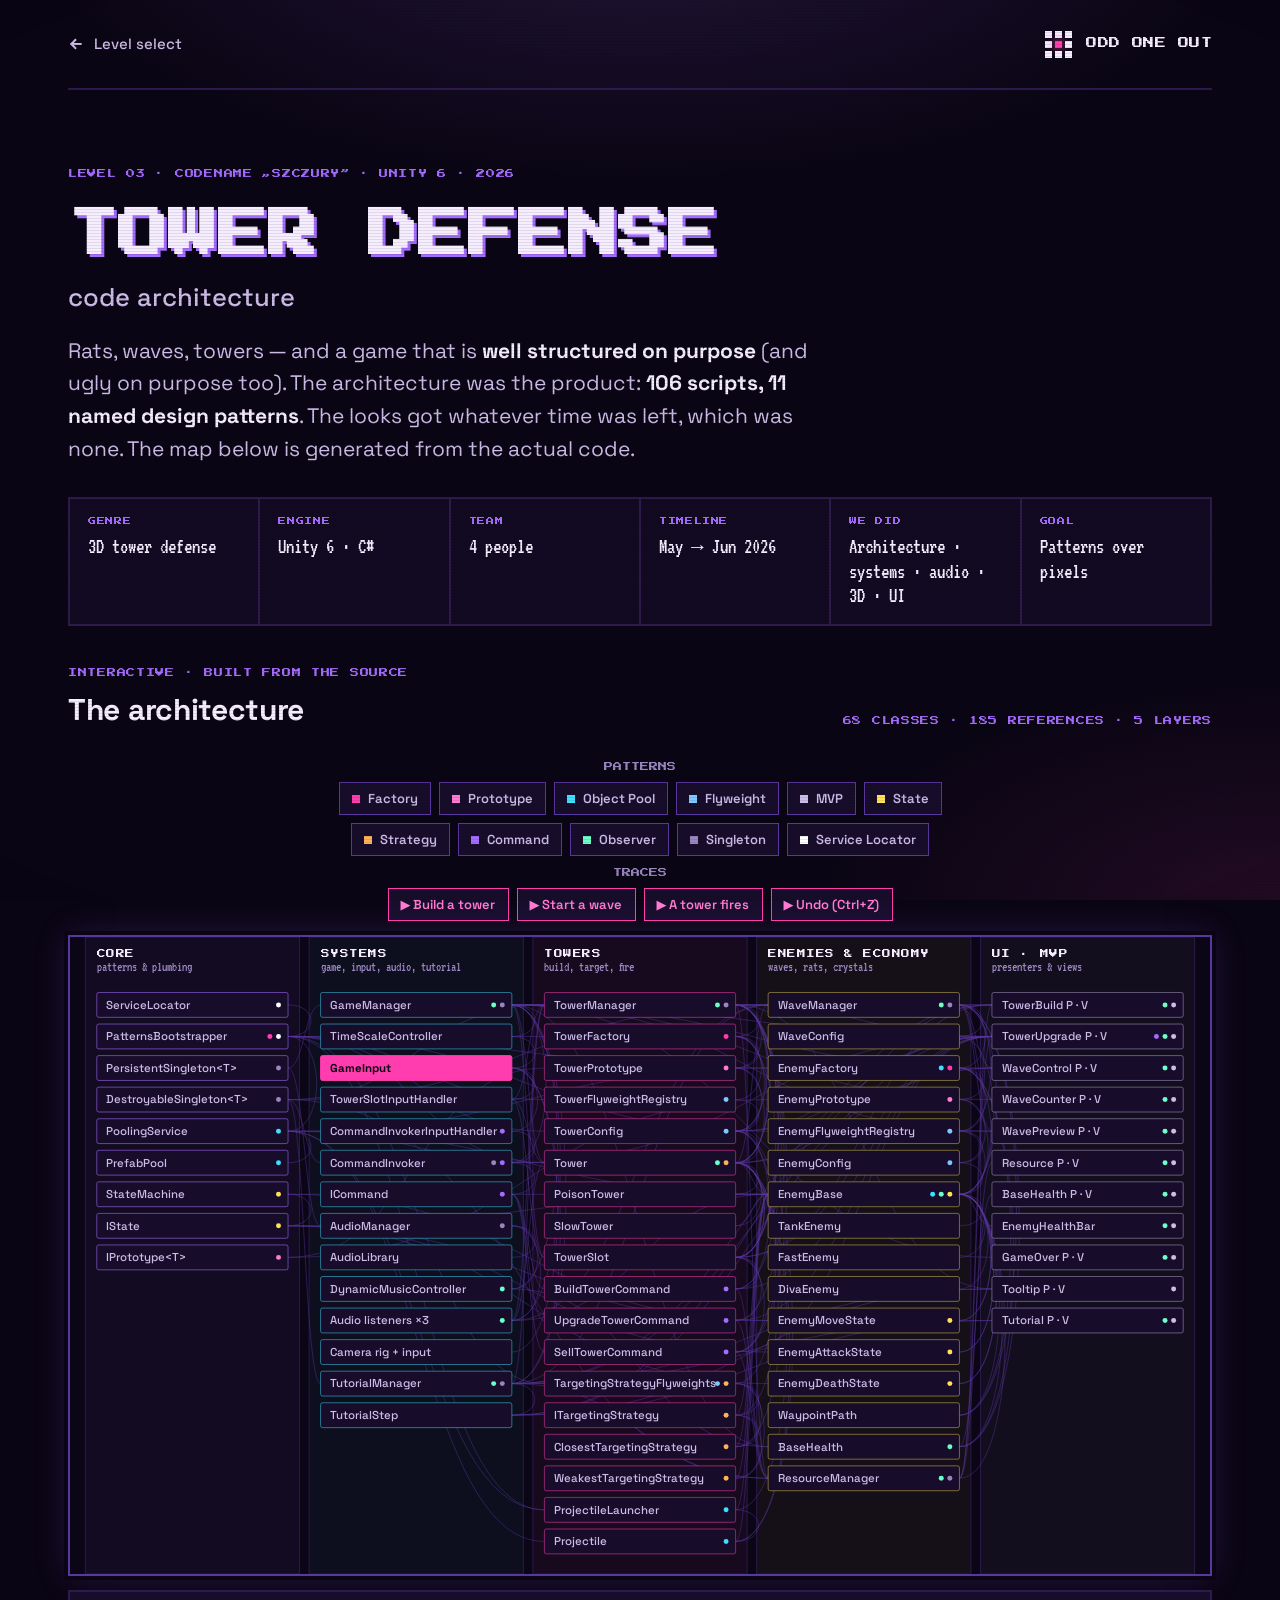
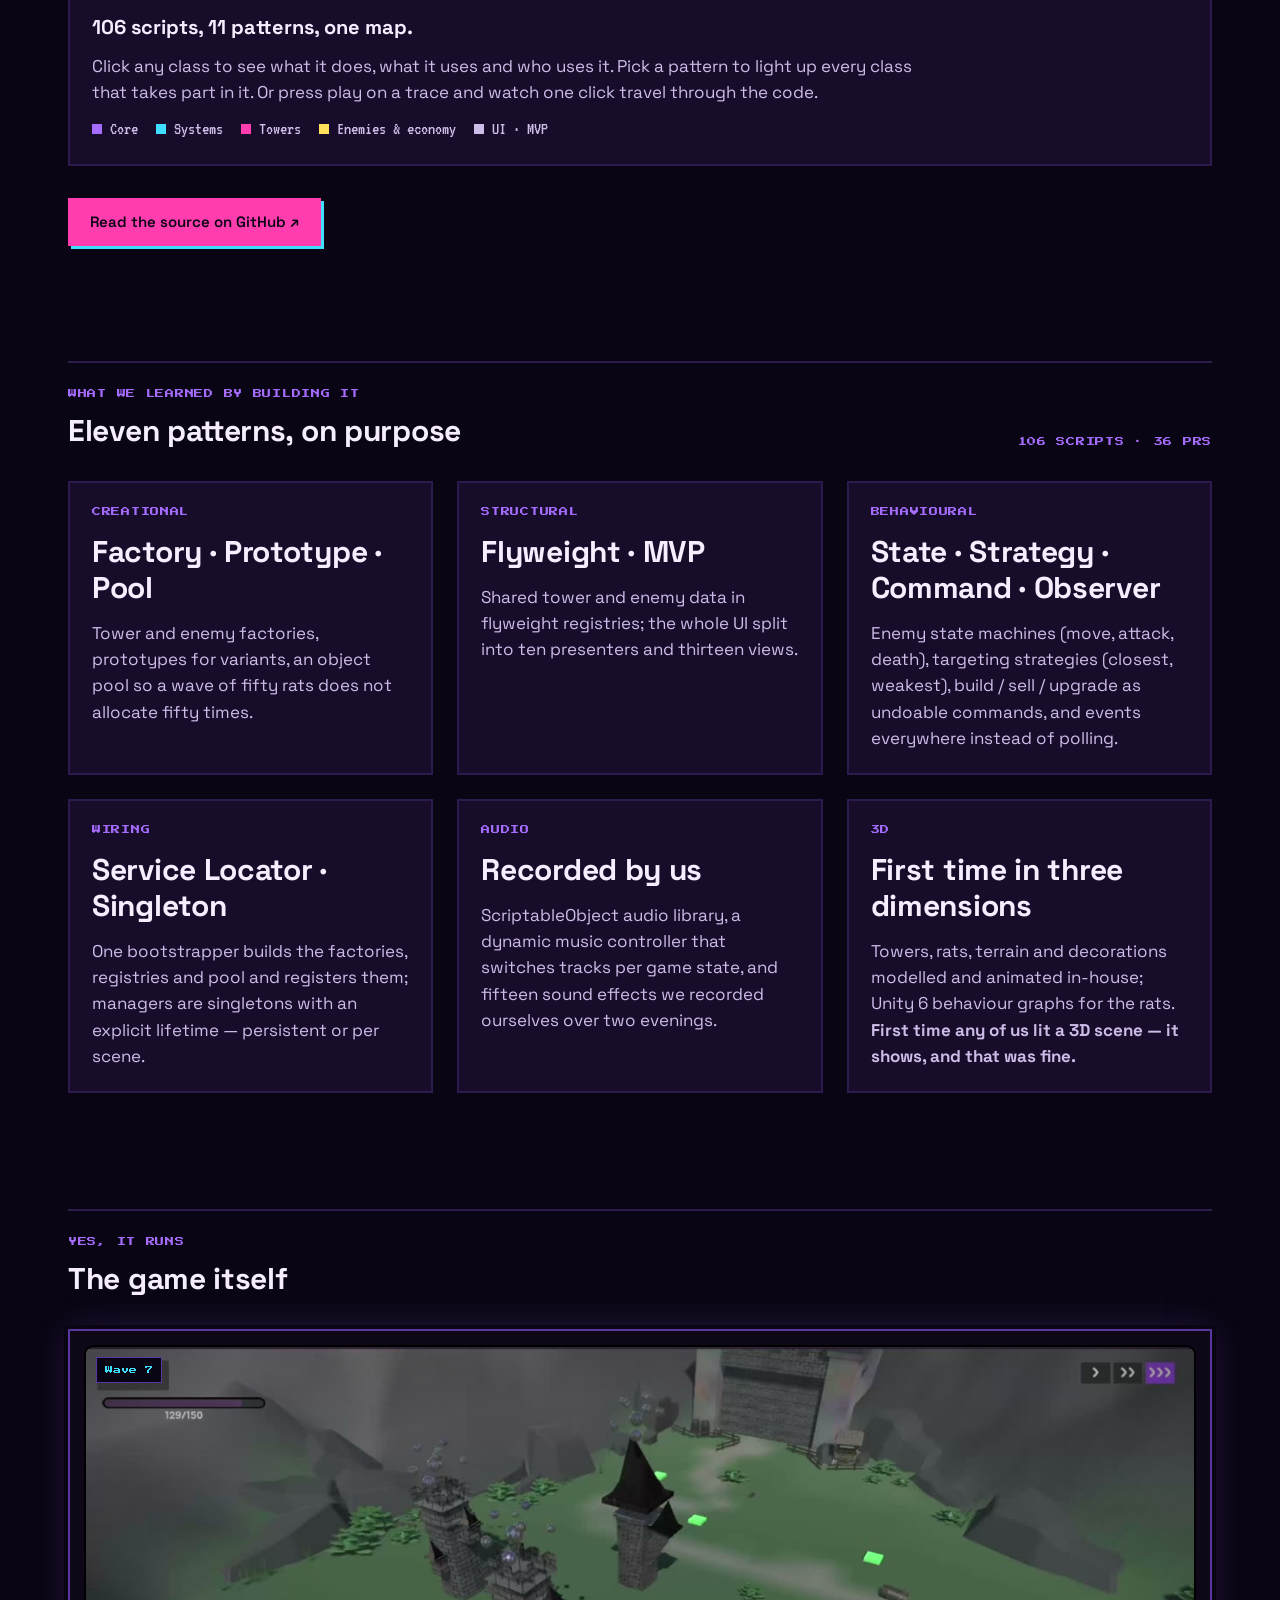
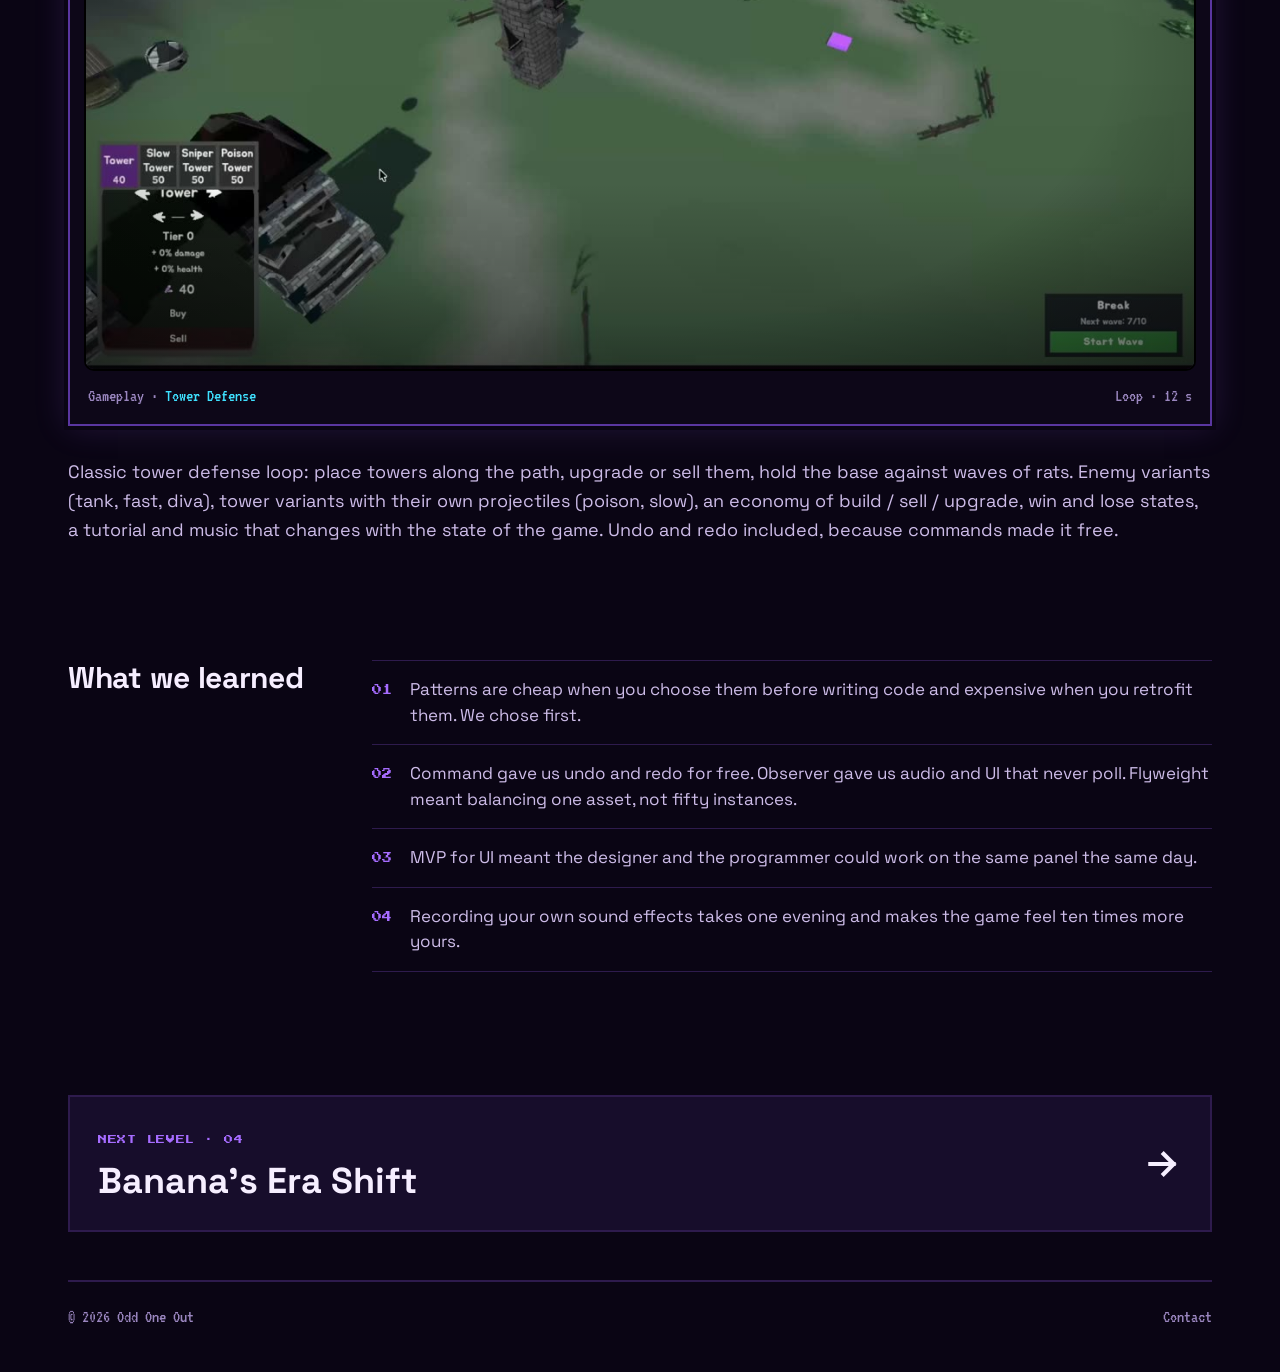
<file: projects/szczury.html>
<!doctype html>
<html lang="en">
<head>
  <meta charset="utf-8">
  <meta name="viewport" content="width=device-width, initial-scale=1">
  <title>Tower Defense — code architecture (Szczury) — Odd One Out</title>
  <meta name="description" content="Szczury: a 3D tower defense built in Unity 6 as an exercise in architecture — 106 scripts, 11 design patterns, one interactive map of how they connect.">
  <meta name="theme-color" content="#0a0514">
  <link rel="icon" href="../assets/img/favicon.svg" type="image/svg+xml">
  <link rel="preconnect" href="https://fonts.googleapis.com">
  <link rel="preconnect" href="https://fonts.gstatic.com" crossorigin>
  <link href="https://fonts.googleapis.com/css2?family=Press+Start+2P&family=Space+Grotesk:wght@400;500;700&family=VT323&display=swap" rel="stylesheet">
  <link rel="stylesheet" href="../assets/css/style.css?v=30">
</head>
<body>
<a class="skip-link" href="#main">Skip to content</a>

<div class="wrap">
  <header class="site-header">
    <a class="back" href="../index.html#work">
      <svg width="16" height="16" viewBox="0 0 24 24" fill="none" stroke="currentColor" stroke-width="3" stroke-linecap="square" aria-hidden="true"><path d="M19 12H5M11 18l-6-6 6-6"/></svg>
      Level select
    </a>
    <a class="logo" href="../index.html" aria-label="Odd One Out — home">
      <span class="logo__mark" aria-hidden="true"><span></span><span></span><span></span><span></span><span></span><span></span><span></span><span></span><span></span></span>
      <span class="logo__word">ODD ONE OUT</span>
    </a>
  </header>

  <main id="main">
    <section class="project-hero">
      <span class="kicker">Level 03 · codename „Szczury” · Unity 6 · 2026</span>
      <h1><span class="glitch" data-text="Tower Defense">Tower Defense</span><span class="project-hero__sub">code architecture</span></h1>
      <p class="lead">Rats, waves, towers — and a game that is <strong>well structured on purpose</strong> (and ugly on purpose too). The architecture was the product: <strong>106 scripts, 11 named design patterns</strong>. The looks got whatever time was left, which was none. The map below is generated from the actual code.</p>
    </section>

    <dl class="hud">
      <div><dt>Genre</dt><dd>3D tower defense</dd></div>
      <div><dt>Engine</dt><dd>Unity 6 · C#</dd></div>
      <div><dt>Team</dt><dd>4 people</dd></div>
      <div><dt>Timeline</dt><dd>May → Jun 2026</dd></div>
      <div><dt>We did</dt><dd>Architecture · systems · audio · 3D · UI</dd></div>
      <div><dt>Goal</dt><dd>Patterns over pixels</dd></div>
    </dl>

    <section class="section" aria-labelledby="arch-title" style="padding-top: 8px">
      <div class="section-head rv" style="border-top: 0; padding-top: 0">
        <div class="section-head__titles">
          <span class="kicker">Interactive · built from the source</span>
          <h2 id="arch-title" class="h-sub">The architecture</h2>
        </div>
        <span class="kicker">68 classes · 185 references · 5 layers</span>
      </div>
      <div id="arch" class="arch rv" aria-label="Interactive class map">
        <noscript><p class="muted">The interactive map needs JavaScript. The class list is in the repository on GitHub.</p></noscript>
      </div>
      <div class="btn-row rv">
        <a class="btn btn--primary" href="https://github.com/JackKaKi/szczury-tower-defense">Read the source on GitHub ↗</a>
      </div>
    </section>

    <section class="section" aria-labelledby="built-title">
      <div class="section-head rv">
        <div class="section-head__titles">
          <span class="kicker">What we learned by building it</span>
          <h2 id="built-title" class="h-sub">Eleven patterns, on purpose</h2>
        </div>
        <span class="kicker">106 scripts · 36 PRs</span>
      </div>
      <div class="grid-auto">
        <article class="card rv"><span class="kicker">Creational</span><h3 class="h-sub">Factory · Prototype · Pool</h3><p class="soft">Tower and enemy factories, prototypes for variants, an object pool so a wave of fifty rats does not allocate fifty times.</p></article>
        <article class="card rv rv-d1"><span class="kicker">Structural</span><h3 class="h-sub">Flyweight · MVP</h3><p class="soft">Shared tower and enemy data in flyweight registries; the whole UI split into ten presenters and thirteen views.</p></article>
        <article class="card rv rv-d2"><span class="kicker">Behavioural</span><h3 class="h-sub">State · Strategy · Command · Observer</h3><p class="soft">Enemy state machines (move, attack, death), targeting strategies (closest, weakest), build / sell / upgrade as undoable commands, and events everywhere instead of polling.</p></article>
        <article class="card rv"><span class="kicker">Wiring</span><h3 class="h-sub">Service Locator · Singleton</h3><p class="soft">One bootstrapper builds the factories, registries and pool and registers them; managers are singletons with an explicit lifetime — persistent or per scene.</p></article>
        <article class="card rv rv-d1"><span class="kicker">Audio</span><h3 class="h-sub">Recorded by us</h3><p class="soft">ScriptableObject audio library, a dynamic music controller that switches tracks per game state, and fifteen sound effects we recorded ourselves over two evenings.</p></article>
        <article class="card rv rv-d2"><span class="kicker">3D</span><h3 class="h-sub">First time in three dimensions</h3><p class="soft">Towers, rats, terrain and decorations modelled and animated in-house; Unity 6 behaviour graphs for the rats. <strong>First time any of us lit a 3D scene — it shows, and that was fine.</strong></p></article>
      </div>
    </section>

    <section class="section" aria-labelledby="play-title">
      <div class="section-head rv">
        <div class="section-head__titles">
          <span class="kicker">Yes, it runs</span>
          <h2 id="play-title" class="h-sub">The game itself</h2>
        </div>
      </div>
      <div class="crt rv">
        <div class="media media--16x9">
          <span class="media__badge">Wave 7</span>
          <video class="clip" src="../assets/video/szczury-loop.mp4" poster="../assets/img/szczury-80.jpg" autoplay muted loop playsinline preload="metadata" aria-label="Szczury gameplay loop"></video>
        </div>
        <div class="crt__label"><span>Gameplay · <b>Tower Defense</b></span><span>Loop · 12 s</span></div>
      </div>
      <div class="prose rv">
        <p>Classic tower defense loop: place towers along the path, upgrade or sell them, hold the base against waves of rats. Enemy variants (tank, fast, diva), tower variants with their own projectiles (poison, slow), an economy of build / sell / upgrade, win and lose states, a tutorial and music that changes with the state of the game. Undo and redo included, because commands made it free.</p>
      </div>
    </section>

    <section class="section split" aria-labelledby="learned-title">
      <h2 id="learned-title" class="h-sub rv">What we learned</h2>
      <ol class="lessons rv rv-d1">
        <li>Patterns are cheap when you choose them before writing code and expensive when you retrofit them. We chose first.</li>
        <li>Command gave us undo and redo for free. Observer gave us audio and UI that never poll. Flyweight meant balancing one asset, not fifty instances.</li>
        <li>MVP for UI meant the designer and the programmer could work on the same panel the same day.</li>
        <li>Recording your own sound effects takes one evening and makes the game feel ten times more yours.</li>
      </ol>
    </section>

    <a class="next rv" href="bananas-era-shift.html">
      <span><span class="kicker">Next level · 04</span><span class="next__title">Banana's Era Shift</span></span>
      <svg width="40" height="40" viewBox="0 0 24 24" fill="none" stroke="currentColor" stroke-width="2.5" stroke-linecap="square" aria-hidden="true"><path d="M5 12h14M13 6l6 6-6 6"/></svg>
    </a>
  </main>

  <footer class="site-footer">
    <span>© <span data-year>2026</span> Odd One Out</span>
    <a href="../index.html#contact">Contact</a>
  </footer>
</div>

<script src="../assets/js/main.js?v=30" defer></script>
<script src="../assets/js/szczury-arch.js?v=30" defer></script>
</body>
</html>
</file>
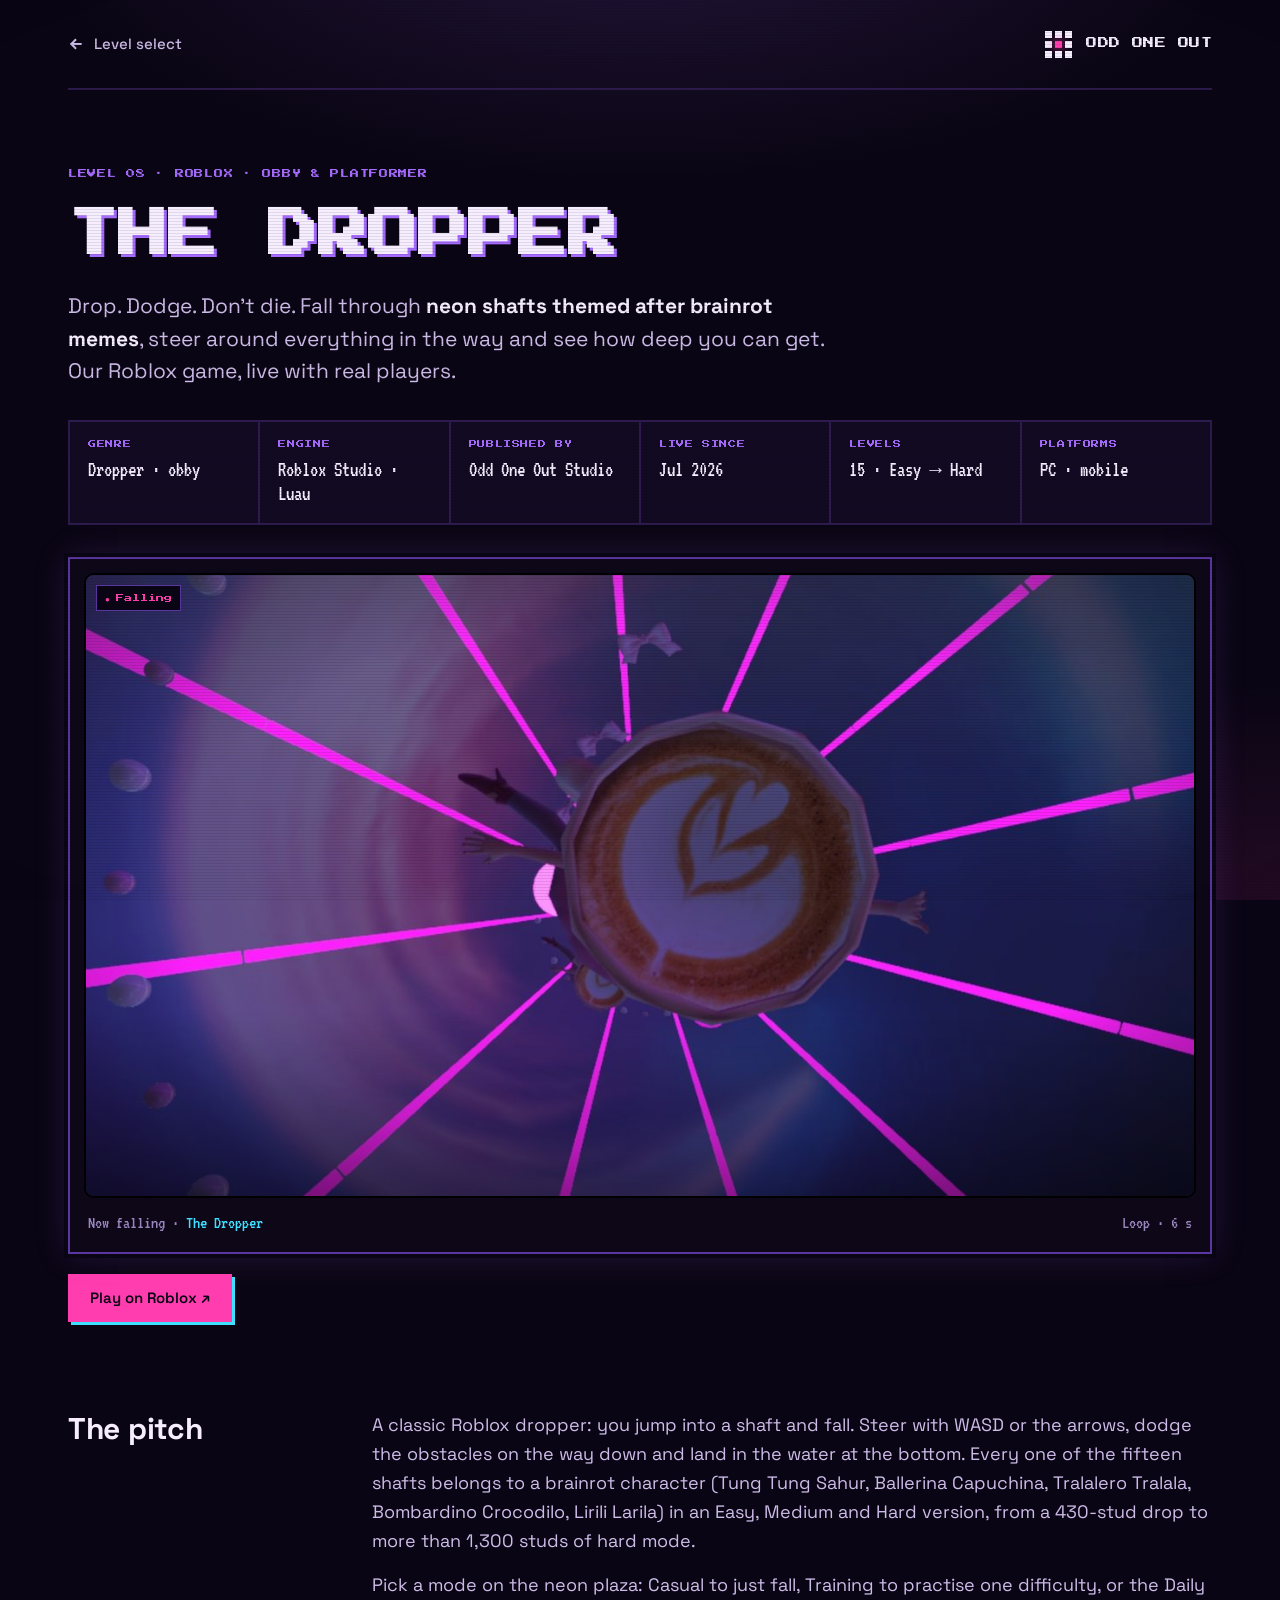
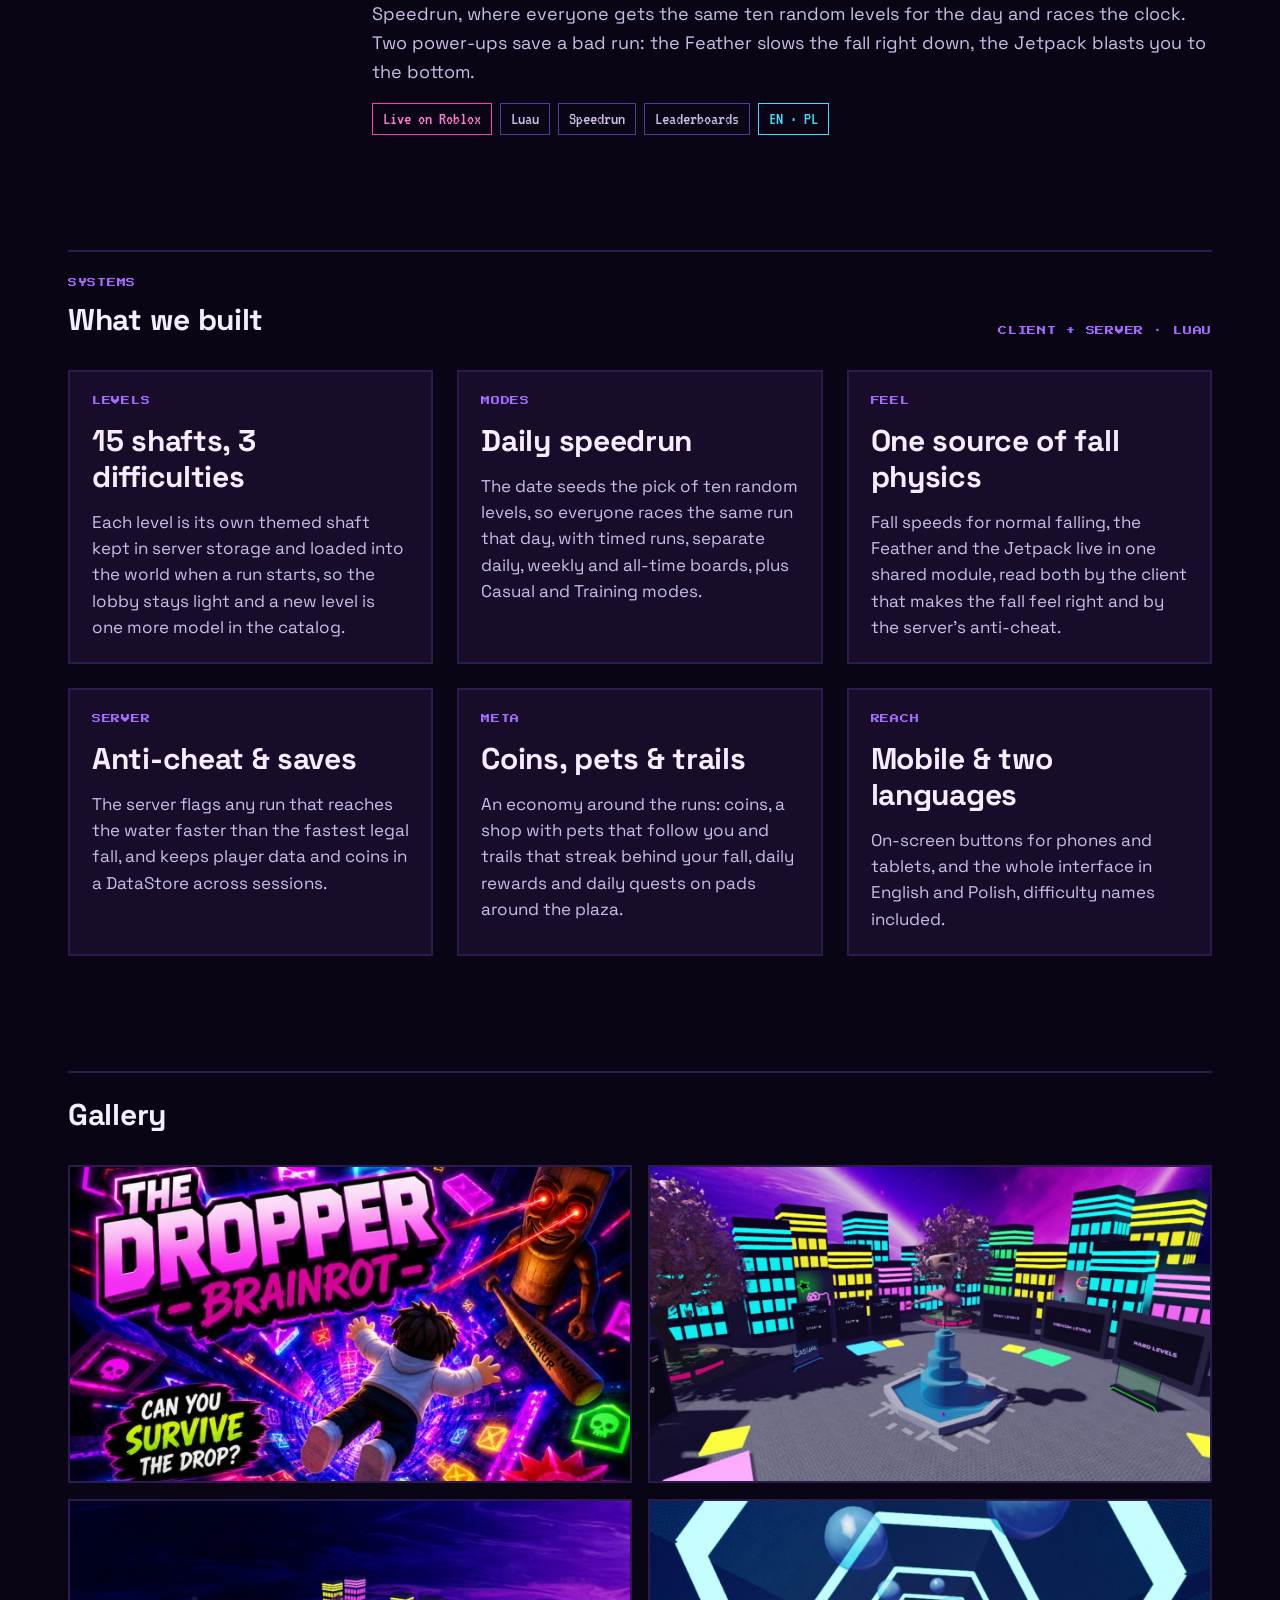
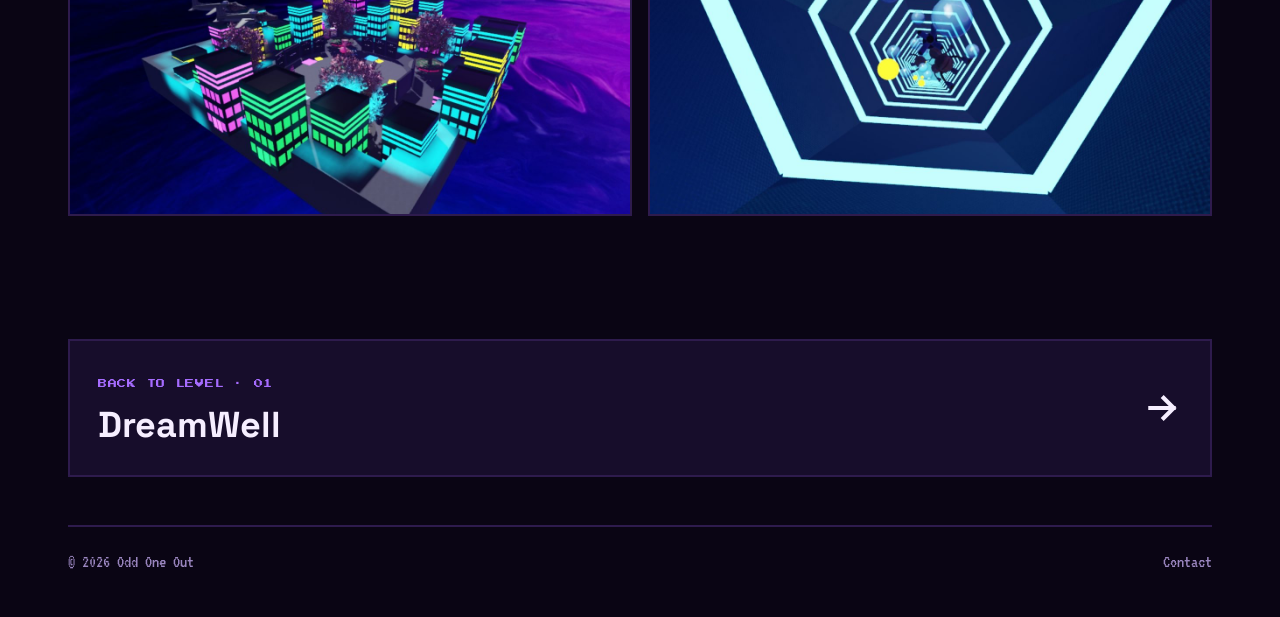
<file: projects/the-dropper.html>
<!doctype html>
<html lang="en">
<head>
  <meta charset="utf-8">
  <meta name="viewport" content="width=device-width, initial-scale=1">
  <title>The Dropper: Brainrot — Odd One Out</title>
  <meta name="description" content="The Dropper: Brainrot — our Roblox game. Fall through neon shafts themed after brainrot memes, dodge the obstacles and race the daily speedrun. Live on Roblox.">
  <meta name="theme-color" content="#0a0514">
  <link rel="icon" href="../assets/img/favicon.svg" type="image/svg+xml">
  <link rel="preconnect" href="https://fonts.googleapis.com">
  <link rel="preconnect" href="https://fonts.gstatic.com" crossorigin>
  <link href="https://fonts.googleapis.com/css2?family=Press+Start+2P&family=Space+Grotesk:wght@400;500;700&family=VT323&display=swap" rel="stylesheet">
  <link rel="stylesheet" href="../assets/css/style.css?v=30">
</head>
<body>
<a class="skip-link" href="#main">Skip to content</a>

<div class="wrap">
  <header class="site-header">
    <a class="back" href="../index.html#work">
      <svg width="16" height="16" viewBox="0 0 24 24" fill="none" stroke="currentColor" stroke-width="3" stroke-linecap="square" aria-hidden="true"><path d="M19 12H5M11 18l-6-6 6-6"/></svg>
      Level select
    </a>
    <a class="logo" href="../index.html" aria-label="Odd One Out — home">
      <span class="logo__mark" aria-hidden="true"><span></span><span></span><span></span><span></span><span></span><span></span><span></span><span></span><span></span></span>
      <span class="logo__word">ODD ONE OUT</span>
    </a>
  </header>

  <main id="main">
    <section class="project-hero">
      <span class="kicker">Level 08 · Roblox · Obby &amp; platformer</span>
      <h1><span class="glitch" data-text="The Dropper">The Dropper</span></h1>
      <p class="lead">Drop. Dodge. Don't die. Fall through <strong>neon shafts themed after brainrot memes</strong>, steer around everything in the way and see how deep you can get. Our Roblox game, live with real players.</p>
    </section>

    <dl class="hud">
      <div><dt>Genre</dt><dd>Dropper · obby</dd></div>
      <div><dt>Engine</dt><dd>Roblox Studio · Luau</dd></div>
      <div><dt>Published by</dt><dd>Odd One Out Studio</dd></div>
      <div><dt>Live since</dt><dd>Jul 2026</dd></div>
      <div><dt>Levels</dt><dd>15 · Easy → Hard</dd></div>
      <div><dt>Platforms</dt><dd>PC · mobile</dd></div>
    </dl>

    <section class="trailer" aria-label="Gameplay">
      <div class="crt rv">
        <div class="media media--16x9">
          <span class="media__badge media__badge--rec">Falling</span>
          <video class="clip" src="../assets/video/dropper-loop.mp4" poster="../assets/img/dropper-ballerina.jpg" autoplay muted loop playsinline preload="metadata" aria-label="Falling through the Ballerina Capuchina and Tralalero Tralala shafts"></video>
        </div>
        <div class="crt__label"><span>Now falling · <b>The Dropper</b></span><span>Loop · 6 s</span></div>
      </div>
      <div class="btn-row rv">
        <a class="btn btn--primary" href="https://www.roblox.com/share?code=dc18952209bfd449a08566a2e03e49f7&amp;type=ExperienceDetails&amp;stamp=1792601594040">Play on Roblox ↗</a>
      </div>
    </section>

    <section class="section split" aria-labelledby="pitch-title">
      <h2 id="pitch-title" class="h-sub rv">The pitch</h2>
      <div class="prose rv rv-d1">
        <p>A classic Roblox dropper: you jump into a shaft and fall. Steer with WASD or the arrows, dodge the obstacles on the way down and land in the water at the bottom. Every one of the fifteen shafts belongs to a brainrot character (Tung Tung Sahur, Ballerina Capuchina, Tralalero Tralala, Bombardino Crocodilo, Lirili Larila) in an Easy, Medium and Hard version, from a 430-stud drop to more than 1,300 studs of hard mode.</p>
        <p>Pick a mode on the neon plaza: Casual to just fall, Training to practise one difficulty, or the Daily Speedrun, where everyone gets the same ten random levels for the day and races the clock. Two power-ups save a bad run: the Feather slows the fall right down, the Jetpack blasts you to the bottom.</p>
        <div class="tags"><span class="tag tag--pink">Live on Roblox</span><span class="tag">Luau</span><span class="tag">Speedrun</span><span class="tag">Leaderboards</span><span class="tag tag--blue">EN · PL</span></div>
      </div>
    </section>

    <section class="section" aria-labelledby="built-title">
      <div class="section-head rv">
        <div class="section-head__titles">
          <span class="kicker">Systems</span>
          <h2 id="built-title" class="h-sub">What we built</h2>
        </div>
        <span class="kicker">Client + server · Luau</span>
      </div>
      <div class="grid-auto">
        <article class="card rv"><span class="kicker">Levels</span><h3 class="h-sub">15 shafts, 3 difficulties</h3><p class="soft">Each level is its own themed shaft kept in server storage and loaded into the world when a run starts, so the lobby stays light and a new level is one more model in the catalog.</p></article>
        <article class="card rv rv-d1"><span class="kicker">Modes</span><h3 class="h-sub">Daily speedrun</h3><p class="soft">The date seeds the pick of ten random levels, so everyone races the same run that day, with timed runs, separate daily, weekly and all-time boards, plus Casual and Training modes.</p></article>
        <article class="card rv rv-d2"><span class="kicker">Feel</span><h3 class="h-sub">One source of fall physics</h3><p class="soft">Fall speeds for normal falling, the Feather and the Jetpack live in one shared module, read both by the client that makes the fall feel right and by the server's anti-cheat.</p></article>
        <article class="card rv"><span class="kicker">Server</span><h3 class="h-sub">Anti-cheat &amp; saves</h3><p class="soft">The server flags any run that reaches the water faster than the fastest legal fall, and keeps player data and coins in a DataStore across sessions.</p></article>
        <article class="card rv rv-d1"><span class="kicker">Meta</span><h3 class="h-sub">Coins, pets &amp; trails</h3><p class="soft">An economy around the runs: coins, a shop with pets that follow you and trails that streak behind your fall, daily rewards and daily quests on pads around the plaza.</p></article>
        <article class="card rv rv-d2"><span class="kicker">Reach</span><h3 class="h-sub">Mobile &amp; two languages</h3><p class="soft">On-screen buttons for phones and tablets, and the whole interface in English and Polish, difficulty names included.</p></article>
      </div>
    </section>

    <section class="section" aria-labelledby="gallery-title">
      <div class="section-head rv"><h2 id="gallery-title" class="h-sub">Gallery</h2></div>
      <div class="grid-auto grid-auto--lg">
        <div class="media media--16x9 rv"><img src="../assets/img/dropper-cover.jpg" alt="The Dropper: Brainrot key art: a player falls down a neon shaft past Tung Tung Sahur" loading="lazy"></div>
        <div class="media media--16x9 rv rv-d1"><img src="../assets/img/dropper-plaza.jpg" alt="The lobby plaza with the fountain and the Casual, Easy, Medium and Hard level boards" loading="lazy"></div>
        <div class="media media--16x9 rv rv-d2"><img src="../assets/img/dropper-lobby.jpg" alt="The neon city lobby floating above a purple sky" loading="lazy"></div>
        <div class="media media--16x9 rv rv-d3"><img src="../assets/img/dropper-tralalero.jpg" alt="Looking down the hexagonal Tralalero Tralala shaft with bubbles and coins" loading="lazy"></div>
      </div>
    </section>

    <a class="next rv" href="dreamwell.html">
      <span><span class="kicker">Back to level · 01</span><span class="next__title">DreamWell</span></span>
      <svg width="40" height="40" viewBox="0 0 24 24" fill="none" stroke="currentColor" stroke-width="2.5" stroke-linecap="square" aria-hidden="true"><path d="M5 12h14M13 6l6 6-6 6"/></svg>
    </a>
  </main>

  <footer class="site-footer">
    <span>© <span data-year>2026</span> Odd One Out</span>
    <a href="../index.html#contact">Contact</a>
  </footer>
</div>

<script src="../assets/js/main.js?v=30" defer></script>
</body>
</html>
</file>
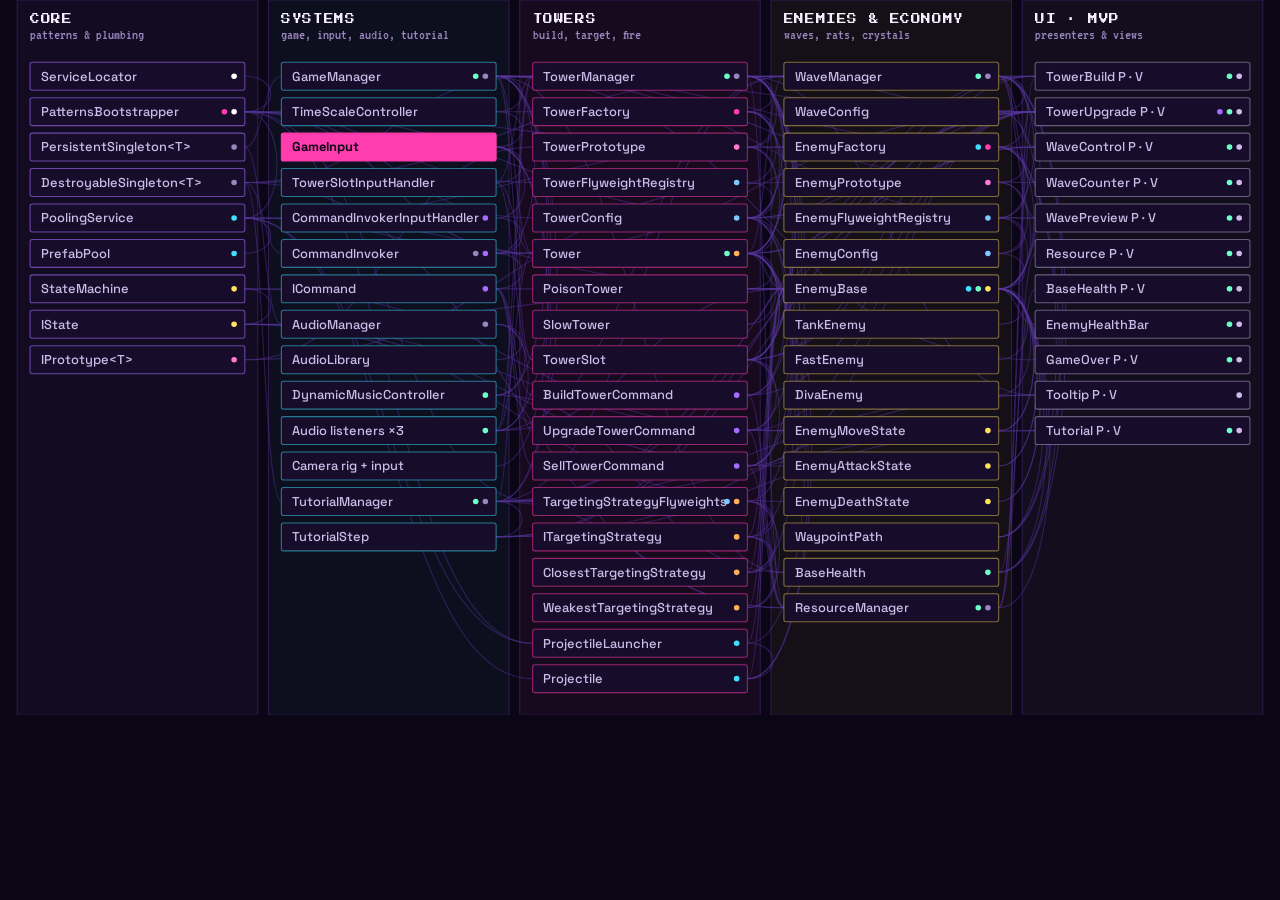
<file: tools/arch-capture.html>
<!doctype html>
<html lang="en">
<head>
  <meta charset="utf-8">
  <title>Architecture map — capture frame</title>
  <!-- Renders only the map stage at 1280×720 for recording the home-page loop.
       Usage: tools/arch-capture.html?trace=build&step=3  (see tools/arch-record.sh) -->
  <link href="https://fonts.googleapis.com/css2?family=Press+Start+2P&family=Space+Grotesk:wght@400;500;700&family=VT323&display=swap" rel="stylesheet">
  <link rel="stylesheet" href="../assets/css/style.css">
  <style>
    html, body { margin: 0; background: #0b0616; overflow: hidden; }
    body::before, body::after { display: none; }
    #arch { width: 1280px; }
    .arch__bar, .arch__panel { display: none; }
    .arch__stage { border: 0; box-shadow: none; overflow: hidden; height: 720px; }
    .arch__stage svg { width: 1280px; min-width: 0; height: auto; }
    .rv { opacity: 1; transform: none; }
  </style>
</head>
<body>
  <div id="arch" class="arch"></div>
  <script>
    const q = new URLSearchParams(location.search);
    const a = document.getElementById("arch");
    if (q.get("trace")) { a.dataset.trace = q.get("trace"); a.dataset.step = q.get("step") || "0"; }
  </script>
  <script src="../assets/js/szczury-arch.js" defer></script>
</body>
</html>
</file>
<file: assets/css/style.css>
/* ==========================================================================
   Odd One Out — arcade stylesheet
   Palette lives in :root. Fonts: Press Start 2P (pixel), Space Grotesk (body),
   VT323 (terminal). Effects: CRT scanlines, RGB-split glitch, pixel corners,
   hard offset shadows, scroll reveal. Everything respects prefers-reduced-motion.
   ========================================================================== */

:root {
  --bg: #0a0514;
  --bg-2: #120a22;
  --surface: #170d2b;
  --surface-2: #1f1238;
  --line: #2e1b4d;
  --line-strong: #5a36a0;

  --text: #f6eeff;
  --soft: #cdbce8;
  --muted: #9a86bf;

  --pink: #ff3dae;
  --pink-2: #ff7ad0;
  --violet: #a66cff;
  --blue: #3fe0ff;
  --yellow: #ffe25a;
  --on-accent: #0a0514;

  --font-pixel: "Press Start 2P", "Courier New", monospace;
  --font-sans: "Space Grotesk", system-ui, sans-serif;
  --font-mono: "VT323", "JetBrains Mono", ui-monospace, monospace;

  --gutter: clamp(16px, 4vw, 48px);
  --max: 1240px;
  --px: 8px; /* pixel-corner size */
}

*, *::before, *::after { box-sizing: border-box; }

/* Smooth only once the page has loaded (main.js adds the class), so opening or reloading
   a page never replays as a scroll down. */
html.smooth-scroll { scroll-behavior: smooth; }

/* No sideways scrolling, even on phones: some decorations (the hero grid, glitch layers)
   are wider than the screen on purpose. clip doesn't create a scroll container. */
html, body { overflow-x: hidden; }
@supports (overflow: clip) { html, body { overflow-x: clip; } }

body {
  margin: 0;
  background: var(--bg);
  background-image:
    radial-gradient(ellipse 80% 50% at 50% -10%, rgba(166, 108, 255, 0.16), transparent 60%),
    radial-gradient(ellipse 60% 40% at 100% 100%, rgba(255, 61, 174, 0.10), transparent 60%);
  background-attachment: fixed;
  color: var(--text);
  font-family: var(--font-sans);
  font-size: 17px;
  line-height: 1.55;
  -webkit-font-smoothing: antialiased;
  overflow-x: hidden;
}

/* CRT scanlines + vignette over the whole page */
body::before {
  content: "";
  position: fixed; inset: 0; z-index: 60; pointer-events: none;
  background: repeating-linear-gradient(0deg, rgba(0, 0, 0, 0.09) 0 1px, transparent 1px 3px);
  mix-blend-mode: multiply;
}
body::after {
  content: "";
  position: fixed; inset: 0; z-index: 59; pointer-events: none;
  background: radial-gradient(ellipse 120% 90% at 50% 50%, transparent 65%, rgba(5, 2, 12, 0.35) 100%);
}

img, video, iframe { display: block; max-width: 100%; }

a { color: var(--text); text-decoration-color: var(--pink); text-underline-offset: 4px; }
a:hover { color: var(--pink-2); }
a:focus-visible, button:focus-visible { outline: 2px solid var(--blue); outline-offset: 3px; }

h1, h2, h3, h4, p, dl, dd, figure { margin: 0; }
ul, ol { margin: 0; padding: 0; }

::selection { background: var(--pink); color: var(--on-accent); }

.wrap { max-width: var(--max); margin: 0 auto; padding: 0 var(--gutter); }

.skip-link {
  position: absolute; left: 16px; top: -60px; z-index: 100;
  padding: 10px 16px; background: var(--pink); color: var(--on-accent);
  font-family: var(--font-pixel); font-size: 11px;
}
.skip-link:focus { top: 16px; }

/* ---------- Pixel corners (clip-path) ---------- */

.px {
  clip-path: polygon(
    0 var(--px), var(--px) var(--px), var(--px) 0,
    calc(100% - var(--px)) 0, calc(100% - var(--px)) var(--px), 100% var(--px),
    100% calc(100% - var(--px)), calc(100% - var(--px)) calc(100% - var(--px)), calc(100% - var(--px)) 100%,
    var(--px) 100%, var(--px) calc(100% - var(--px)), 0 calc(100% - var(--px))
  );
}

/* ---------- Type ---------- */

.pixel { font-family: var(--font-pixel); }
.mono { font-family: var(--font-mono); font-size: 1.15em; }
.muted { color: var(--muted); }
.soft { color: var(--soft); }

.kicker {
  display: inline-flex; align-items: center; gap: 10px;
  font-family: var(--font-pixel); font-size: 9px; letter-spacing: 0.08em;
  text-transform: uppercase; color: var(--violet); line-height: 1.6;
}
.kicker--pink { color: var(--pink); }
.kicker--yellow { color: var(--yellow); }

.h-display {
  font-family: var(--font-pixel);
  font-size: clamp(24px, 4.6vw, 56px);
  line-height: 1.3;
  text-transform: uppercase;
  text-shadow: 3px 3px 0 var(--violet);
}
.h-section {
  font-family: var(--font-sans);
  font-weight: 700;
  font-size: clamp(30px, 3.6vw, 44px);
  line-height: 1.1;
  letter-spacing: -0.02em;
}
.h-sub {
  font-family: var(--font-sans);
  font-weight: 700;
  font-size: clamp(22px, 2.4vw, 30px);
  line-height: 1.2;
  letter-spacing: -0.01em;
}
.lead { font-size: clamp(18px, 1.7vw, 21px); line-height: 1.55; color: var(--soft); }
.lead strong { color: var(--text); }

.blink { animation: blink 1.1s steps(2, start) infinite; }
@keyframes blink { to { visibility: hidden; } }

/* ---------- Glitch (RGB split) ---------- */

.glitch { position: relative; display: inline-block; }
.glitch::before, .glitch::after {
  content: attr(data-text);
  position: absolute; left: 0; top: 0; width: 100%; height: 100%;
  overflow: hidden; pointer-events: none;
  text-shadow: none;
  clip-path: inset(100% 0 0 0);
  opacity: 0;
}
.glitch::before { color: var(--blue); }
.glitch::after { color: var(--pink); }
.glitch.is-glitching::before { animation: glitch-a 0.55s steps(1) both; opacity: 1; }
.glitch.is-glitching::after { animation: glitch-b 0.55s steps(1) both; opacity: 1; }
.glitch.is-glitching { animation: glitch-base 0.55s steps(1) both; }

@keyframes glitch-a {
  0%   { clip-path: inset(10% 0 80% 0); transform: translate(-6px, -2px); }
  20%  { clip-path: inset(55% 0 20% 0); transform: translate(5px, 1px); }
  40%  { clip-path: inset(30% 0 50% 0); transform: translate(-4px, 2px); }
  60%  { clip-path: inset(70% 0 5% 0);  transform: translate(6px, -1px); }
  80%  { clip-path: inset(5% 0 85% 0);  transform: translate(-3px, 0); }
  100% { clip-path: inset(100% 0 0 0);  transform: none; }
}
@keyframes glitch-b {
  0%   { clip-path: inset(60% 0 20% 0); transform: translate(6px, 2px); }
  20%  { clip-path: inset(15% 0 70% 0); transform: translate(-5px, -1px); }
  40%  { clip-path: inset(75% 0 10% 0); transform: translate(4px, -2px); }
  60%  { clip-path: inset(25% 0 60% 0); transform: translate(-6px, 1px); }
  80%  { clip-path: inset(45% 0 40% 0); transform: translate(3px, 0); }
  100% { clip-path: inset(100% 0 0 0);  transform: none; }
}
@keyframes glitch-base {
  0%, 100% { transform: none; }
  20% { transform: skewX(-4deg) translateX(2px); }
  40% { transform: skewX(3deg) translateX(-2px); }
  60% { transform: none; }
}

/* ---------- Scroll reveal ---------- */

.rv { opacity: 0; transform: translateY(22px); }
.rv.in { opacity: 1; transform: none; transition: opacity 0.6s ease, transform 0.6s cubic-bezier(0.2, 0.8, 0.2, 1); }
.rv-d1.in { transition-delay: 0.08s; }
.rv-d2.in { transition-delay: 0.16s; }
.rv-d3.in { transition-delay: 0.24s; }

/* ---------- Header ---------- */

.site-header {
  display: flex; flex-wrap: wrap; align-items: center; justify-content: space-between;
  gap: 16px; padding: 22px 0; border-bottom: 2px solid var(--line);
}
.logo { display: inline-flex; align-items: center; gap: 14px; text-decoration: none; min-height: 44px; }
.logo__mark { display: grid; grid-template-columns: repeat(3, 7px); gap: 3px; }
.logo__mark span { width: 7px; height: 7px; background: var(--text); }
.logo__mark span:nth-child(5) { background: var(--pink); box-shadow: 0 0 10px var(--pink); }
.logo__word { font-family: var(--font-pixel); font-size: 11px; letter-spacing: 0.04em; }
.logo:hover .logo__mark span:nth-child(5) { background: var(--blue); box-shadow: 0 0 10px var(--blue); }

.nav { display: flex; flex-wrap: wrap; align-items: center; gap: 6px 22px; }
.nav a:not(.btn) { font-family: var(--font-sans); font-weight: 500; font-size: 15px; text-decoration: none; padding: 10px 0; color: var(--soft); }
.nav a:not(.btn):hover { color: var(--pink-2); }
.nav a[aria-current="page"] { color: var(--blue); }

/* ---------- Buttons, tags ---------- */

.btn {
  display: inline-flex; align-items: center; gap: 10px; min-height: 48px; padding: 0 20px;
  border: 2px solid var(--text); background: var(--bg);
  font-family: var(--font-sans); font-weight: 600; font-size: 15px; line-height: 1.4; color: var(--text);
  text-decoration: none; cursor: pointer;
  box-shadow: 3px 3px 0 var(--pink);
  transition: transform 0.12s ease, box-shadow 0.12s ease, background 0.12s ease;
}
.btn:hover { transform: translate(-2px, -2px); box-shadow: 5px 5px 0 var(--pink); color: var(--text); background: var(--surface); }
.btn:active { transform: translate(2px, 2px); box-shadow: 0 0 0 var(--pink); }
.btn--primary { background: var(--pink); border-color: var(--pink); color: var(--on-accent); box-shadow: 3px 3px 0 var(--blue); }
.btn--primary:hover { background: var(--pink-2); border-color: var(--pink-2); color: var(--on-accent); box-shadow: 5px 5px 0 var(--blue); }
.btn--primary:active { box-shadow: 0 0 0 var(--blue); }
.btn--small { min-height: 40px; padding: 0 14px; font-size: 14px; box-shadow: 3px 3px 0 var(--pink); }
.btn--ghost { border-color: var(--line-strong); color: var(--soft); box-shadow: none; }
.btn--ghost:hover { border-color: var(--blue); box-shadow: 4px 4px 0 var(--blue); }
.btn svg { flex: none; }
.btn-row { display: flex; flex-wrap: wrap; gap: 14px; }

.tags { display: flex; flex-wrap: wrap; gap: 8px; }
.tag {
  font-family: var(--font-mono); font-size: 18px; line-height: 1; padding: 6px 10px;
  border: 1px solid var(--line-strong); color: var(--soft);
}
.tag--pink { border-color: var(--pink); color: var(--pink-2); }
.tag--blue { border-color: var(--blue); color: var(--blue); }
.chip {
  padding: 8px 12px; background: var(--surface-2); border: 1px solid var(--line);
  font-family: var(--font-mono); font-size: 20px; line-height: 1;
}

/* ---------- Media ---------- */

.media {
  position: relative; overflow: hidden;
  background: var(--surface-2); border: 2px solid var(--line);
}
.media--16x9 { aspect-ratio: 16 / 9; }
.media--16x10 { aspect-ratio: 16 / 10; }
.media--4x3 { aspect-ratio: 4 / 3; }
.media--3x2 { aspect-ratio: 3 / 2; }
/* Centred with margins, not transform, so .btn's hover nudge doesn't knock it off centre */
.media__start { position: absolute; left: 0; right: 0; bottom: 8%; width: fit-content; margin-inline: auto; z-index: 2; cursor: pointer; white-space: nowrap; }
@media (max-width: 560px) { .media__start { bottom: 6%; min-height: 40px; padding: 0 14px; font-size: 14px; } }
.media--4x5 { aspect-ratio: 4 / 5; }
.media--16x11 { aspect-ratio: 16 / 11; }
.media--1x1 { aspect-ratio: 1; }
.media--flat { border: 0; }
.media > img, .media > video, .media > iframe {
  position: absolute; inset: 0; width: 100%; height: 100%; object-fit: cover; border: 0;
}
.media--pixelated > img, .media--pixelated > video { image-rendering: pixelated; }
.media--contain > img, .media--contain > video { object-fit: contain; background: #000; }
.media--sprite { background: var(--surface-2); }
.media--sprite > img, .media--sprite > video { object-fit: contain; padding: 12%; }
.media--sprite.media--4x5 > img, .media--sprite.media--4x5 > video { padding: 6%; }
.sprite { margin: 0; display: flex; flex-direction: column; gap: 10px; }
.sprite figcaption { font-family: var(--font-mono); font-size: 18px; line-height: 1.2; color: var(--muted); }

/* Empty slot until real media arrives */
.media--empty { background:
  repeating-linear-gradient(135deg, var(--surface-2) 0 14px, var(--surface) 14px 28px); }
.media--empty::after {
  content: attr(data-label);
  position: absolute; left: 14px; bottom: 12px; right: 14px;
  font-family: var(--font-mono); font-size: 18px; line-height: 1.3; color: var(--muted);
}

.media__badge {
  position: absolute; top: 10px; left: 10px; z-index: 2;
  padding: 6px 8px; background: var(--bg); border: 1px solid var(--line-strong);
  font-family: var(--font-pixel); font-size: 8px; color: var(--blue);
}
.media__badge--rec { color: var(--pink); }
.media__badge--rec::before { content: "●"; margin-right: 6px; animation: blink 1s steps(2, start) infinite; }

/* CRT bezel around a screen */
.crt {
  position: relative; padding: 14px; background: #0d0718;
  border: 2px solid var(--line-strong);
  box-shadow: 0 0 0 4px var(--bg), 0 0 32px rgba(166, 108, 255, 0.18);
}
.crt .media { border-radius: 10px; border-color: #000; }
.crt video { transition: opacity 0.35s ease; }
.crt video.is-switching { opacity: 0; }
.crt .media::after {
  content: ""; position: absolute; inset: 0; pointer-events: none;
  background:
    linear-gradient(rgba(255, 255, 255, 0.05), transparent 30%, transparent 70%, rgba(0, 0, 0, 0.35)),
    radial-gradient(ellipse at center, transparent 60%, rgba(0, 0, 0, 0.45));
}
.crt__label {
  display: flex; justify-content: space-between; gap: 12px; padding: 12px 4px 0;
  font-family: var(--font-mono); font-size: 18px; color: var(--muted);
}
.crt__label b { color: var(--blue); font-weight: 400; }

/* ---------- Sections ---------- */

.section { padding: 0 0 clamp(72px, 9vw, 120px); display: flex; flex-direction: column; gap: 32px; }
.section-head {
  display: flex; flex-wrap: wrap; justify-content: space-between; align-items: flex-end;
  gap: 16px; border-top: 2px solid var(--line); padding-top: 24px;
}
.section-head__titles { display: flex; flex-direction: column; gap: 12px; }

.grid-auto { display: grid; gap: 24px; grid-template-columns: repeat(auto-fit, minmax(min(100%, 300px), 1fr)); }
.grid-auto--sm { grid-template-columns: repeat(auto-fit, minmax(min(100%, 240px), 1fr)); gap: 16px; }
.grid-auto--lg { grid-template-columns: repeat(auto-fit, minmax(min(100%, 380px), 1fr)); gap: 16px; }
.grid-2 { display: grid; gap: 24px; grid-template-columns: repeat(auto-fit, minmax(min(100%, 420px), 1fr)); }

.split { display: flex; flex-direction: row; flex-wrap: wrap; align-items: flex-start; gap: 24px 64px; }
.split > :first-child { flex: 1 1 240px; }
.split > :last-child { flex: 999 1 520px; min-width: 0; }

.card {
  background: var(--surface); border: 2px solid var(--line);
  padding: 22px; display: flex; flex-direction: column; gap: 14px;
}

/* ---------- Ticker ---------- */

.ticker {
  overflow: hidden; border-top: 2px solid var(--line); border-bottom: 2px solid var(--line);
  background: var(--bg-2); padding: 12px 0; white-space: nowrap;
}
.ticker__track { display: inline-flex; gap: 48px; animation: ticker 60s linear infinite; will-change: transform; }
.ticker:hover .ticker__track { animation-play-state: paused; }
.ticker__item { font-family: var(--font-mono); font-size: 20px; color: var(--muted); display: inline-flex; gap: 48px; }
.ticker__item i { font-style: normal; color: var(--violet); }
@keyframes ticker { to { transform: translateX(-50%); } }

/* ---------- Hero ---------- */

.hero {
  position: relative; display: flex; flex-wrap: wrap; gap: 48px; align-items: center;
  padding: clamp(48px, 7vw, 96px) 0 clamp(48px, 6vw, 80px);
}
.hero__text { flex: 1 1 440px; min-width: 0; display: flex; flex-direction: column; gap: 26px; position: relative; z-index: 1; }
.hero__text .lead { max-width: 560px; }
.hero__media { flex: 1 1 500px; min-width: 0; position: relative; z-index: 1; }
.hero__grid {
  position: absolute; left: -20vw; right: -20vw; bottom: -40px; height: 46%; z-index: 0; pointer-events: none;
  background-image:
    linear-gradient(to right, rgba(166, 108, 255, 0.10) 1px, transparent 1px),
    linear-gradient(to bottom, rgba(255, 61, 174, 0.10) 1px, transparent 1px);
  background-size: 64px 64px;
  transform: perspective(500px) rotateX(62deg);
  transform-origin: 50% 100%;
  -webkit-mask-image: linear-gradient(to bottom, transparent, #000 40%, #000 85%, transparent);
  mask-image: linear-gradient(to bottom, transparent, #000 40%, #000 85%, transparent);
  animation: gridmove 5s linear infinite;
}
@keyframes gridmove { to { background-position: 0 64px; } }


/* ---------- Level select (projects list) ---------- */

.lvls { display: grid; gap: 20px; grid-template-columns: repeat(auto-fit, minmax(min(100%, 340px), 1fr)); }
.lvl {
  position: relative; display: flex; flex-direction: column; gap: 14px;
  padding: 14px; background: var(--surface); border: 2px solid var(--line);
  text-decoration: none; color: var(--text);
  transition: transform 0.15s ease, box-shadow 0.15s ease, border-color 0.15s ease;
}
.lvl:hover { color: var(--text); border-color: var(--violet); transform: translate(-2px, -2px); box-shadow: 4px 4px 0 var(--pink); }
.lvl--big { grid-column: 1 / -1; flex-direction: row; flex-wrap: wrap; align-items: stretch; }
.lvl--big .media { flex: 1 1 520px; min-width: 0; }
.lvl--big .lvl__body { flex: 1 1 300px; padding: 12px 10px 10px; }
.lvl--big .lvl__deck { flex: 1 1 520px; min-width: 0; }
.lvl__body--link { color: inherit; text-decoration: none; cursor: pointer; }
.lvl__body--link:hover { color: inherit; }
.lvl__body--link:hover .lvl__cta { color: var(--blue); }
.lvl__body--link:hover .lvl__title { color: var(--pink-2); }
.lvl__deck .deck__stage { border-color: var(--line); }
.deck__progress { position: absolute; left: 0; top: 0; height: 3px; width: 0; background: var(--pink); z-index: 3; pointer-events: none; }
.lvl__body { display: flex; flex-direction: column; gap: 12px; padding: 4px 6px 8px; }
.lvl__head { display: flex; justify-content: space-between; align-items: flex-start; gap: 12px; }
.lvl__num { font-family: var(--font-pixel); font-size: 9px; color: var(--muted); }
.lvl__title { font-family: var(--font-sans); font-weight: 700; font-size: 24px; line-height: 1.15; letter-spacing: -0.01em; }
.lvl--big .lvl__title { font-size: clamp(30px, 3.4vw, 42px); }
.lvl__meta { font-family: var(--font-mono); font-size: 19px; line-height: 1.2; color: var(--muted); }
.lvl__desc { font-size: 15px; color: var(--soft); }
.lvl--big .lvl__desc { font-size: 17px; }
.lvl__foot { margin-top: auto; display: flex; justify-content: space-between; align-items: center; gap: 12px; padding-top: 12px; border-top: 1px solid var(--line); }
.lvl__cta { font-family: var(--font-sans); font-weight: 600; font-size: 14px; color: var(--pink-2); }
.lvl:hover .lvl__cta { color: var(--blue); }
.lvl .media { transition: filter 0.2s ease; }
.lvl--locked .media > img, .lvl--locked .media > video { filter: grayscale(0.7) contrast(0.9); }
.lvl--locked::after {
  content: "Coming soon"; position: absolute; top: 24px; right: 24px; z-index: 2;
  padding: 6px 10px; background: var(--bg); border: 1px solid var(--line-strong);
  font-family: var(--font-mono); font-size: 18px; color: var(--soft);
}

/* ---------- Project filter ---------- */

.filter { display: flex; flex-wrap: wrap; gap: 8px; }
.filter__btn {
  font-family: var(--font-sans); font-weight: 600; font-size: 14px; line-height: 1; padding: 10px 14px;
  background: var(--surface); border: 1px solid var(--line-strong); color: var(--soft); cursor: pointer;
  display: inline-flex; align-items: center; gap: 8px;
}
.filter__btn span { font-family: var(--font-mono); font-size: 17px; color: var(--muted); }
.filter__btn:hover { border-color: var(--text); color: var(--text); }
.filter__btn.is-active { background: var(--text); border-color: var(--text); color: var(--on-accent); }
.filter__btn.is-active span { color: var(--on-accent); }
.lvl[hidden] { display: none; }
.lvl__kind {
  font-family: var(--font-mono); font-size: 16px; line-height: 1; padding: 4px 7px; margin-left: 10px;
  border: 1px solid var(--line-strong); color: var(--muted); vertical-align: 2px;
}
.lvl__kind--uni { border-color: rgba(63, 224, 255, 0.5); color: var(--blue); }
.lvl__kind--personal { border-color: rgba(255, 61, 174, 0.5); color: var(--pink-2); }

/* ---------- Players (about) ---------- */

.about { display: flex; flex-wrap: wrap; gap: 32px 56px; align-items: center; }
.about__media { flex: 1 1 300px; max-width: 460px; }
.about__text { flex: 999 1 460px; min-width: 0; display: flex; flex-direction: column; gap: 20px; }

.players { display: grid; gap: 20px; grid-template-columns: repeat(auto-fit, minmax(min(100%, 260px), 1fr)); }
.player {
  position: relative; padding: 22px; background: var(--surface); border: 2px solid var(--line);
  display: flex; flex-direction: column; gap: 14px;
  transition: transform 0.15s ease, box-shadow 0.15s ease, border-color 0.15s ease;
}
.player:hover { transform: translate(-2px, -2px); border-color: var(--violet); box-shadow: 4px 4px 0 var(--pink); }
.player__slot { display: flex; justify-content: space-between; align-items: center; font-family: var(--font-pixel); font-size: 9px; color: var(--muted); }
.player__slot i { font-style: normal; color: var(--violet); }
.player__glyph {
  width: 76px; height: 76px; display: grid; place-items: center;
  font-family: var(--font-pixel); font-size: 30px; color: var(--on-accent);
  background: var(--violet); box-shadow: 5px 5px 0 var(--pink);
}
.player:nth-child(2) .player__glyph { background: var(--pink); box-shadow: 5px 5px 0 var(--blue); }
.player:nth-child(3) .player__glyph { background: var(--blue); box-shadow: 5px 5px 0 var(--violet); }
.player__name { font-family: var(--font-sans); font-weight: 700; font-size: 26px; line-height: 1.2; }
.player__words { display: flex; flex-wrap: wrap; gap: 8px; }
.player__words span { font-family: var(--font-mono); font-size: 20px; line-height: 1; padding: 6px 9px; border: 1px solid var(--line-strong); color: var(--soft); }
.player__bio { font-size: 15px; color: var(--muted); }

/* ---------- Contact ---------- */

.contact {
  position: relative; overflow: hidden;
  margin: 0 0 clamp(56px, 7vw, 96px); padding: clamp(40px, 6vw, 72px) clamp(20px, 4vw, 56px);
  background: var(--surface); border: 2px solid var(--line-strong);
  display: flex; flex-wrap: wrap; gap: 32px; justify-content: space-between; align-items: flex-end;
}
.contact::before {
  content: ""; position: absolute; inset: 0; pointer-events: none; opacity: 0.35;
  background-image:
    linear-gradient(to right, rgba(63, 224, 255, 0.15) 1px, transparent 1px),
    linear-gradient(to bottom, rgba(63, 224, 255, 0.15) 1px, transparent 1px);
  background-size: 32px 32px;
  -webkit-mask-image: radial-gradient(ellipse at 100% 100%, #000, transparent 70%);
  mask-image: radial-gradient(ellipse at 100% 100%, #000, transparent 70%);
}
.contact__main { position: relative; flex: 1 1 480px; min-width: 0; display: flex; flex-direction: column; gap: 20px; }
.contact__title { font-family: var(--font-sans); font-weight: 700; font-size: clamp(32px, 4.6vw, 60px); line-height: 1.05; letter-spacing: -0.02em; }
.contact__email { font-family: var(--font-mono); font-size: clamp(22px, 2.6vw, 32px); text-decoration-thickness: 2px; }
.social { position: relative; display: flex; flex-wrap: wrap; gap: 8px 22px; font-family: var(--font-sans); font-weight: 500; font-size: 15px; }
.social a { padding: 10px 0; text-decoration: none; color: var(--soft); }
.social a:hover { color: var(--blue); }

.site-footer {
  display: flex; flex-wrap: wrap; justify-content: space-between; gap: 12px;
  padding: 22px 0 40px; border-top: 2px solid var(--line);
  font-family: var(--font-mono); font-size: 18px; color: var(--muted);
}
.site-footer a { color: var(--muted); text-decoration: none; }
.site-footer a:hover { color: var(--pink-2); }

/* ---------- Project page ---------- */

.back { display: inline-flex; align-items: center; gap: 10px; min-height: 44px; text-decoration: none; font-family: var(--font-sans); font-weight: 500; font-size: 15px; color: var(--soft); }
.back:hover { color: var(--blue); }

.project-hero { padding: clamp(40px, 6vw, 80px) 0 32px; display: flex; flex-direction: column; gap: 22px; }
.project-hero h1 {
  font-family: var(--font-pixel); font-size: clamp(22px, 4.2vw, 50px); line-height: 1.3; text-transform: uppercase;
  text-shadow: 3px 3px 0 var(--violet);
}
.project-hero .lead { max-width: 760px; }
.project-hero__sub { display: block; margin-top: 14px; font-family: var(--font-sans); font-weight: 500; font-size: clamp(18px, 2vw, 26px); line-height: 1.2; text-transform: none; text-shadow: none; color: var(--soft); letter-spacing: 0; }

.hud {
  display: grid; grid-template-columns: repeat(auto-fit, minmax(min(100%, 170px), 1fr));
  gap: 2px; background: var(--line); border: 2px solid var(--line); margin: 0 0 32px;
}
.hud > div { background: var(--bg-2); padding: 16px 18px; display: flex; flex-direction: column; gap: 8px; }
.hud dt { font-family: var(--font-pixel); font-size: 8px; letter-spacing: 0.08em; color: var(--violet); text-transform: uppercase; }
.hud dd { font-family: var(--font-mono); font-size: 21px; line-height: 1.15; }

.trailer { padding: 0 0 clamp(56px, 7vw, 96px); display: flex; flex-direction: column; gap: 20px; }

.prose { display: flex; flex-direction: column; gap: 16px; font-size: 18px; line-height: 1.6; color: var(--soft); }
.prose strong { color: var(--text); }
.prose ul { padding-left: 1.2em; display: flex; flex-direction: column; gap: 6px; }

.system { padding: 14px; }
.system__body { padding: 4px 6px 6px; display: flex; flex-direction: column; gap: 10px; }
.system__body h3 { font-family: var(--font-sans); font-weight: 700; font-size: 21px; line-height: 1.2; }
.system__body p { font-size: 15px; line-height: 1.55; color: var(--muted); }

.roles { display: grid; gap: 2px; background: var(--line); border: 2px solid var(--line); }
.roles > div { display: grid; grid-template-columns: minmax(120px, 180px) 1fr; gap: 12px 20px; padding: 16px 18px; background: var(--surface); }
.roles b { font-family: var(--font-sans); font-weight: 700; font-size: 17px; line-height: 1.4; color: var(--pink-2); }
.roles span { color: var(--soft); font-size: 16px; }
@media (max-width: 560px) { .roles > div { grid-template-columns: 1fr; gap: 6px; } }

.lessons { list-style: none; counter-reset: lesson; }
.lessons li {
  display: flex; gap: 18px; padding: 16px 0; border-top: 1px solid var(--line);
  font-size: 17px; line-height: 1.5; color: var(--soft); counter-increment: lesson;
}
.lessons li:last-child { border-bottom: 1px solid var(--line); }
.lessons li::before { content: counter(lesson, decimal-leading-zero); font-family: var(--font-pixel); font-size: 10px; color: var(--violet); padding-top: 6px; flex: none; }

.next {
  margin: 8px 0 48px; display: flex; flex-wrap: wrap; justify-content: space-between; align-items: center; gap: 16px;
  padding: 28px; background: var(--surface); border: 2px solid var(--line); text-decoration: none;
  transition: transform 0.15s ease, box-shadow 0.15s ease, border-color 0.15s ease;
}
.next:hover { border-color: var(--violet); transform: translate(-2px, -2px); box-shadow: 4px 4px 0 var(--pink); color: var(--text); }
.next__title { display: block; margin-top: 10px; font-family: var(--font-sans); font-weight: 700; font-size: clamp(24px, 3vw, 36px); line-height: 1.15; }

/* Two-part page (frontend) */
.part { display: flex; flex-direction: column; gap: 24px; padding-top: 24px; border-top: 2px solid var(--line); }

/* ---------- Slide deck (assets/js/deck.js) ---------- */

.deck { display: flex; flex-direction: column; gap: 12px; }
.deck:focus-visible { outline: 2px solid var(--blue); outline-offset: 6px; }
.deck__stage {
  position: relative; container-type: inline-size; overflow: hidden;
  background: #000; border: 2px solid var(--line-strong); touch-action: pan-y;
}
.deck__slide { position: absolute; inset: 0; overflow: hidden; background-size: 100% 100%; background-repeat: no-repeat; }
.deck__slide[hidden] { display: none; }
.deck__slide p { margin: 0; line-height: 1.2; }
.deck__el { position: absolute; display: block; max-width: none; }
.deck__media, .deck__fill { display: block; width: 100%; height: 100%; object-fit: fill; }
.deck__crop { overflow: hidden; }
.deck__crop .deck__media { position: absolute; max-width: none; }
.deck__shape { display: flex; flex-direction: column; box-sizing: border-box; overflow: visible; }
.deck__shape span { white-space: pre-wrap; }
.deck__play {
  position: absolute; inset: 0; margin: auto; width: 12cqw; height: 12cqw; border-radius: 50%;
  background: var(--text); color: var(--on-accent); display: flex; align-items: center; justify-content: center;
}
.deck__play svg { width: 45%; height: 45%; }
.deck__link:hover .deck__play { background: var(--pink); }
.deck__video { position: absolute; inset: 0; background: #000; }
.deck__video video, .deck__video iframe { width: 100%; height: 100%; border: 0; object-fit: contain; }
.deck__video--loop video { object-fit: cover; }
.deck__bar { display: flex; align-items: center; gap: 8px; }
.deck__btn {
  width: 44px; height: 44px; border: 2px solid var(--line-strong); background: var(--bg); color: var(--text); cursor: pointer;
  display: inline-flex; align-items: center; justify-content: center; box-shadow: 3px 3px 0 var(--pink);
}
.deck__btn:hover:not(:disabled) { border-color: var(--blue); color: var(--blue); }
.deck__btn:active:not(:disabled) { transform: translate(2px, 2px); box-shadow: none; }
.deck__btn:disabled { opacity: 0.35; cursor: default; box-shadow: none; }
.deck__count { min-width: 72px; text-align: center; font-family: var(--font-mono); font-size: 20px; color: var(--muted); }
.deck__spacer { flex: 1; }
.deck:fullscreen { background: #000; justify-content: center; align-items: center; padding: 16px; }
.deck:fullscreen .deck__stage { width: min(100%, calc((100vh - 92px) * 16 / 9)); border: 0; }
.deck:fullscreen .deck__bar { width: min(100%, calc((100vh - 92px) * 16 / 9)); }

/* ---------- Motion safety ---------- */

@media (prefers-reduced-motion: reduce) {
  html, html.smooth-scroll { scroll-behavior: auto; }
  .rv { opacity: 1; transform: none; }
  .ticker__track, .hero__grid, .blink, .media__badge--rec::before { animation: none; }
  .glitch.is-glitching, .glitch.is-glitching::before, .glitch.is-glitching::after { animation: none; opacity: 0; }
  .btn, .lvl, .player, .next { transition: none; }
}

/* ---------- Architecture map (projects/szczury.html, assets/js/szczury-arch.js) ---------- */

:root {
  --arch-core: #a66cff; --arch-systems: #3fe0ff; --arch-towers: #ff3dae; --arch-enemies: #ffe25a; --arch-ui: #cdbce8;
  --p-factory: #ff3dae; --p-prototype: #ff7ad0; --p-pool: #3fe0ff; --p-flyweight: #7cc8ff; --p-mvp: #cdbce8;
  --p-state: #ffe25a; --p-strategy: #ffb15a; --p-command: #a66cff; --p-observer: #6cffc9; --p-singleton: #9a86bf; --p-locator: #ffffff;
}
.arch { display: flex; flex-direction: column; gap: 14px; }
.arch__bar { display: flex; flex-direction: column; gap: 10px; }
.arch__chips, .arch__traces { display: flex; flex-wrap: wrap; align-items: center; justify-content: center; gap: 8px; }
/* Eleven patterns wrap as 6 + 5 instead of 10 + 1 */
.arch__chips { max-width: 640px; margin-inline: auto; }
/* The row label sits on its own line above its centred buttons */
.arch__bar-label { flex-basis: 100%; text-align: center; font-family: var(--font-pixel); font-size: 9px; color: var(--muted); text-transform: uppercase; }
.arch__chip {
  font-family: var(--font-sans); font-weight: 600; font-size: 13px; line-height: 1; padding: 9px 12px;
  background: var(--surface); border: 1px solid var(--line-strong); color: var(--soft); cursor: pointer;
  display: inline-flex; align-items: center; gap: 8px;
}
.arch__chip::before { content: ""; width: 8px; height: 8px; background: var(--c, var(--line-strong)); flex: none; }
.arch__chip--trace::before { display: none; }
.arch__chip--trace { border-color: var(--pink); color: var(--pink-2); }
.arch__chip:hover { border-color: var(--text); color: var(--text); }
.arch__chip.is-active { background: var(--text); border-color: var(--text); color: var(--on-accent); }
.arch__chip--quiet { border-color: var(--line); }
.arch__chip:disabled { opacity: 0.4; cursor: default; }
.arch__chip--factory { --c: var(--p-factory); } .arch__chip--prototype { --c: var(--p-prototype); } .arch__chip--pool { --c: var(--p-pool); }
.arch__chip--flyweight { --c: var(--p-flyweight); } .arch__chip--mvp { --c: var(--p-mvp); } .arch__chip--state { --c: var(--p-state); }
.arch__chip--strategy { --c: var(--p-strategy); } .arch__chip--command { --c: var(--p-command); } .arch__chip--observer { --c: var(--p-observer); }
.arch__chip--singleton { --c: var(--p-singleton); } .arch__chip--locator { --c: var(--p-locator); }

.arch__stage { overflow: auto; border: 2px solid var(--line-strong); background: #0b0616; box-shadow: 0 0 0 4px var(--bg), 0 0 32px rgba(166, 108, 255, 0.18); }
.arch__stage svg { display: block; width: 100%; min-width: 1040px; height: auto; font-family: var(--font-sans); }
.arch__col rect { fill: rgba(255, 255, 255, 0.02); stroke: var(--line); stroke-width: 1; }
.arch__col--core rect { fill: rgba(166, 108, 255, 0.05); }
.arch__col--systems rect { fill: rgba(63, 224, 255, 0.04); }
.arch__col--towers rect { fill: rgba(255, 61, 174, 0.05); }
.arch__col--enemies rect { fill: rgba(255, 226, 90, 0.04); }
.arch__col--ui rect { fill: rgba(205, 188, 232, 0.04); }
.arch__colname { font-family: var(--font-pixel); font-size: 9px; fill: var(--text); letter-spacing: 0.06em; }
.arch__colhint { font-family: var(--font-mono); font-size: 14px; fill: var(--muted); }

.arch__edge { fill: none; stroke: var(--line-strong); stroke-width: 1; opacity: 0.45; transition: opacity 0.2s ease, stroke 0.2s ease; pointer-events: none; }
.arch__edge.is-dim { opacity: 0.06; }
.arch__edge.is-hl { opacity: 1; stroke-width: 1.6; }
.arch__edge.is-out { stroke: var(--pink); }
.arch__edge.is-in { stroke: var(--blue); }
.arch__edge.is-trace { stroke: var(--violet); stroke-width: 2; }
.arch__edge.is-now { stroke: var(--pink); stroke-width: 2.4; stroke-dasharray: 6 4; animation: arch-dash 0.8s linear infinite; }
.arch__edge.is-virtual { stroke-dasharray: 3 4; }
@keyframes arch-dash { to { stroke-dashoffset: -20; } }

.arch__node { cursor: pointer; transition: opacity 0.2s ease; outline: none; }
.arch__node rect { fill: var(--surface); stroke: var(--line-strong); stroke-width: 1; transition: fill 0.15s ease, stroke 0.15s ease; }
.arch__node text { font-size: 12px; font-weight: 500; fill: var(--soft); pointer-events: none; }
.arch__node--core rect { stroke: rgba(166, 108, 255, 0.6); } .arch__node--systems rect { stroke: rgba(63, 224, 255, 0.5); }
.arch__node--towers rect { stroke: rgba(255, 61, 174, 0.55); } .arch__node--enemies rect { stroke: rgba(255, 226, 90, 0.45); } .arch__node--ui rect { stroke: rgba(205, 188, 232, 0.45); }
.arch__node:hover rect, .arch__node:focus-visible rect { stroke: var(--text); fill: var(--surface-2); }
.arch__node.is-dim { opacity: 0.18; }
.arch__node.is-nb rect { fill: var(--surface-2); stroke: var(--text); }
.arch__node.is-nb text { fill: var(--text); }
.arch__node.is-on rect { fill: rgba(255, 255, 255, 0.06); stroke: var(--text); }
.arch__node.is-on text { fill: var(--text); }
.arch__node.is-done rect { fill: rgba(166, 108, 255, 0.22); stroke: var(--violet); }
.arch__node.is-done text { fill: var(--text); }
.arch__node.is-sel rect { fill: var(--pink); stroke: var(--pink); }
.arch__node.is-sel text { fill: var(--on-accent); font-weight: 700; }
.arch__node.is-sel .arch__dot { fill: var(--on-accent); }
.arch__dot { fill: var(--line-strong); }
.arch__dot--factory { fill: var(--p-factory); } .arch__dot--prototype { fill: var(--p-prototype); } .arch__dot--pool { fill: var(--p-pool); }
.arch__dot--flyweight { fill: var(--p-flyweight); } .arch__dot--mvp { fill: var(--p-mvp); } .arch__dot--state { fill: var(--p-state); }
.arch__dot--strategy { fill: var(--p-strategy); } .arch__dot--command { fill: var(--p-command); } .arch__dot--observer { fill: var(--p-observer); }
.arch__dot--singleton { fill: var(--p-singleton); } .arch__dot--locator { fill: var(--p-locator); }

.arch__panel { min-height: 150px; border: 2px solid var(--line); background: var(--surface); padding: 20px 22px; }
.arch__intro { display: flex; flex-direction: column; gap: 10px; color: var(--soft); max-width: 820px; }
.arch__title { font-weight: 700; font-size: 20px; color: var(--text); }
.arch__legend { display: flex; flex-wrap: wrap; gap: 8px 18px; font-family: var(--font-mono); font-size: 18px; }
.arch__key::before { content: ""; display: inline-block; width: 10px; height: 10px; margin-right: 8px; background: var(--k, var(--line-strong)); }
.arch__key--core { --k: var(--arch-core); } .arch__key--systems { --k: var(--arch-systems); } .arch__key--towers { --k: var(--arch-towers); }
.arch__key--enemies { --k: var(--arch-enemies); } .arch__key--ui { --k: var(--arch-ui); }

.arch__detail { display: grid; gap: 20px 40px; grid-template-columns: minmax(0, 1.2fr) minmax(0, 1fr); }
@media (max-width: 760px) { .arch__detail { grid-template-columns: 1fr; } }
.arch__detail-main, .arch__detail-refs { display: flex; flex-direction: column; gap: 10px; min-width: 0; }
.arch__layer { font-family: var(--font-pixel); font-size: 8px; color: var(--muted); text-transform: uppercase; letter-spacing: 0.08em; }
.arch__layer--core { color: var(--arch-core); } .arch__layer--systems { color: var(--arch-systems); } .arch__layer--towers { color: var(--arch-towers); }
.arch__layer--enemies { color: var(--arch-enemies); } .arch__layer--ui { color: var(--arch-ui); }
.arch__name { font-weight: 700; font-size: 24px; line-height: 1.15; display: flex; align-items: center; gap: 10px; }
.arch__swatch { display: inline-block; width: 14px; height: 14px; background: var(--s, var(--line-strong)); }
.arch__swatch--factory { --s: var(--p-factory); } .arch__swatch--prototype { --s: var(--p-prototype); } .arch__swatch--pool { --s: var(--p-pool); }
.arch__swatch--flyweight { --s: var(--p-flyweight); } .arch__swatch--mvp { --s: var(--p-mvp); } .arch__swatch--state { --s: var(--p-state); }
.arch__swatch--strategy { --s: var(--p-strategy); } .arch__swatch--command { --s: var(--p-command); } .arch__swatch--observer { --s: var(--p-observer); }
.arch__swatch--singleton { --s: var(--p-singleton); } .arch__swatch--locator { --s: var(--p-locator); }
.arch__role { color: var(--soft); font-size: 16px; line-height: 1.5; }
.arch__file { font-family: var(--font-mono); font-size: 17px; color: var(--muted); }
.arch__tags, .arch__refs { display: flex; flex-wrap: wrap; gap: 6px; }
.arch__tag, .arch__ref {
  font-family: var(--font-mono); font-size: 17px; line-height: 1; padding: 6px 8px;
  background: transparent; border: 1px solid var(--line-strong); color: var(--soft); cursor: pointer;
}
.arch__tag { border-color: var(--t, var(--line-strong)); color: var(--t, var(--soft)); }
.arch__tag--factory { --t: var(--p-factory); } .arch__tag--prototype { --t: var(--p-prototype); } .arch__tag--pool { --t: var(--p-pool); }
.arch__tag--flyweight { --t: var(--p-flyweight); } .arch__tag--mvp { --t: var(--p-mvp); } .arch__tag--state { --t: var(--p-state); }
.arch__tag--strategy { --t: var(--p-strategy); } .arch__tag--command { --t: var(--p-command); } .arch__tag--observer { --t: var(--p-observer); }
.arch__tag--singleton { --t: var(--p-singleton); } .arch__tag--locator { --t: var(--p-locator); }
.arch__ref:hover, .arch__tag:hover { border-color: var(--text); color: var(--text); }
.arch__ref--core { border-left: 3px solid var(--arch-core); } .arch__ref--systems { border-left: 3px solid var(--arch-systems); }
.arch__ref--towers { border-left: 3px solid var(--arch-towers); } .arch__ref--enemies { border-left: 3px solid var(--arch-enemies); } .arch__ref--ui { border-left: 3px solid var(--arch-ui); }
.arch__refs-h { font-family: var(--font-pixel); font-size: 8px; color: var(--muted); text-transform: uppercase; letter-spacing: 0.08em; }
.arch__refs-h span { color: var(--blue); }
.arch__none { font-size: 14px; color: var(--muted); }
.arch__trace-ctl { display: flex; flex-wrap: wrap; gap: 8px; align-items: center; margin-top: 4px; }
.arch__trace-auto { font-family: var(--font-mono); font-size: 17px; color: var(--muted); }
.arch__steps { list-style: none; counter-reset: st; display: flex; flex-direction: column; gap: 2px; }
.arch__steps li { counter-increment: st; }
.arch__steps button { background: none; border: 0; padding: 4px 0; font-family: var(--font-mono); font-size: 18px; line-height: 1; color: var(--muted); cursor: pointer; text-align: left; }
.arch__steps button::before { content: counter(st, decimal-leading-zero) " "; color: var(--line-strong); }
.arch__steps li.is-done button { color: var(--violet); }
.arch__steps li.is-now button { color: var(--pink-2); }
.arch__steps button:hover { color: var(--text); }

@media (prefers-reduced-motion: reduce) { .arch__edge.is-now { animation: none; } }
</file>
